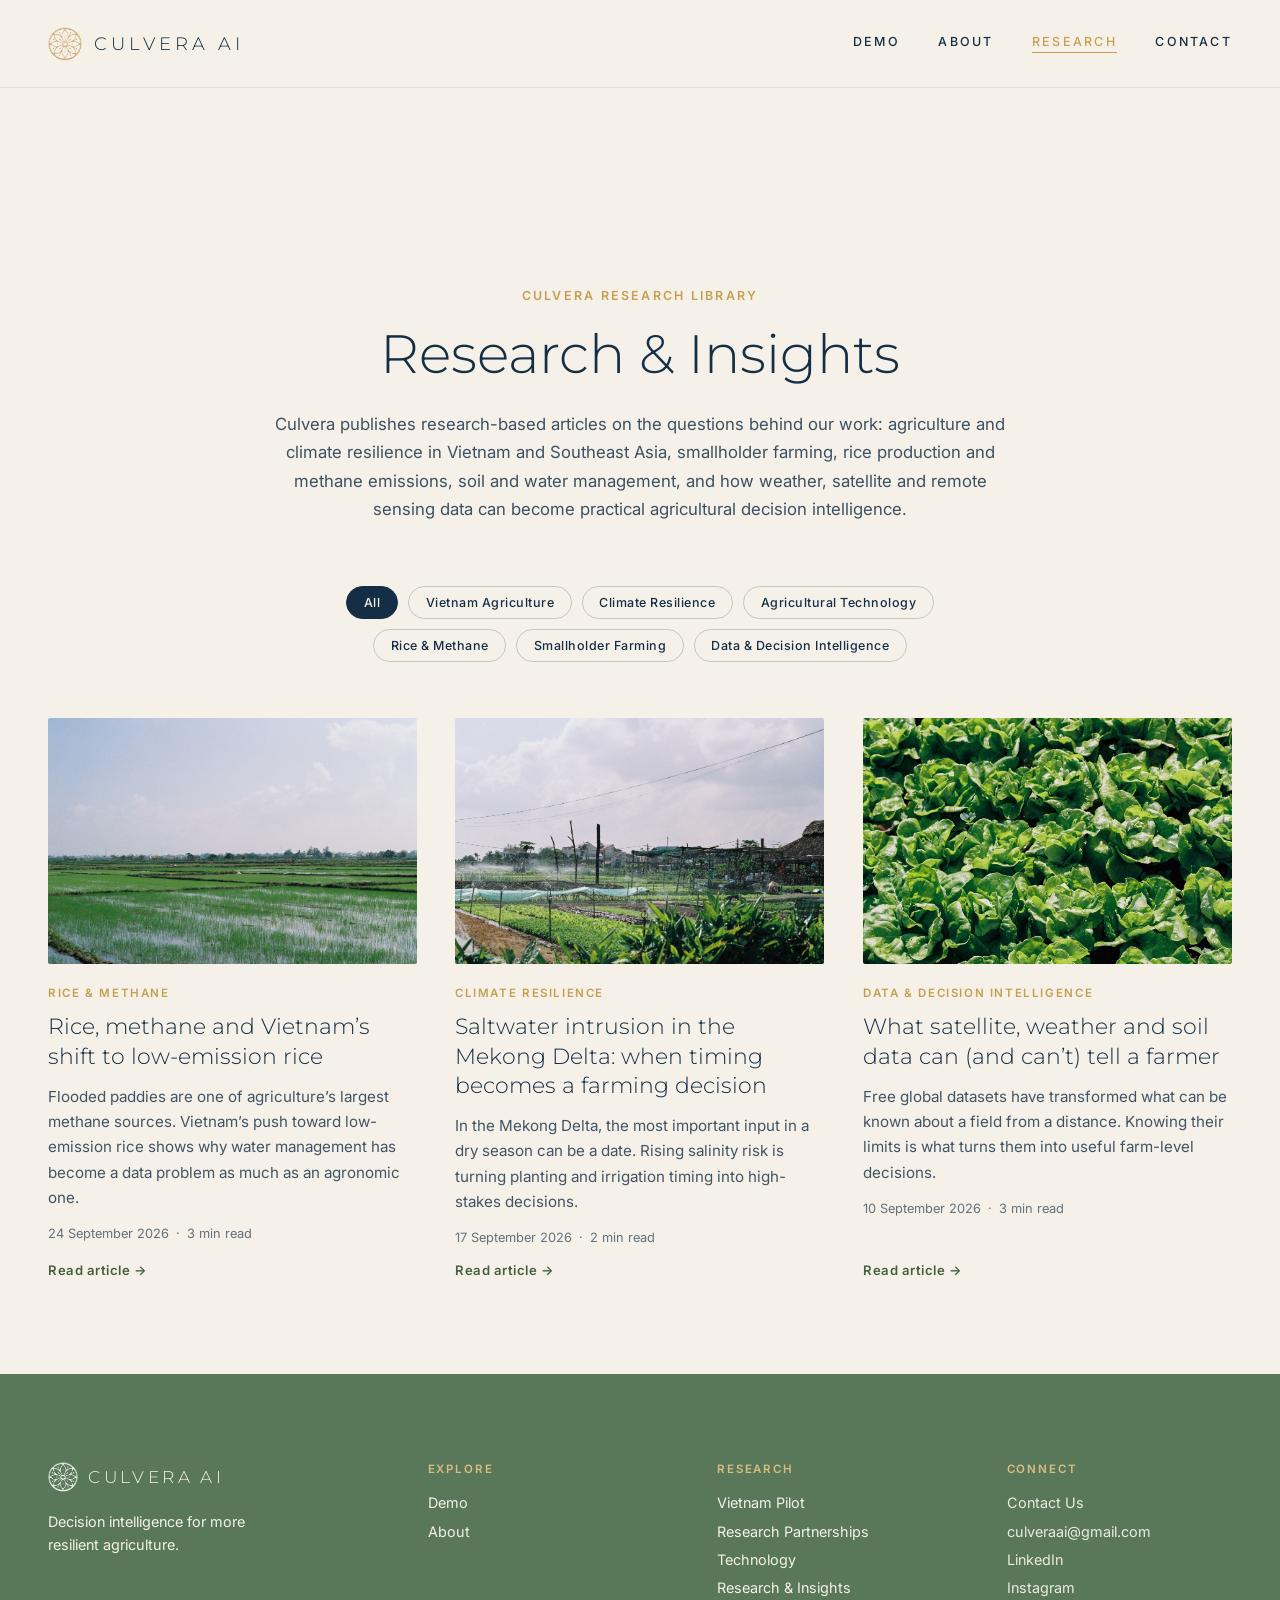
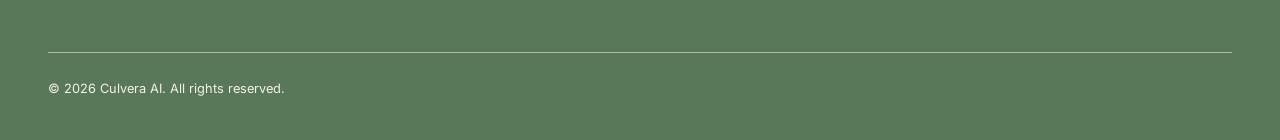
<file: research-insights/index.html>
<!DOCTYPE html>
<!-- GENERATED by scripts/build-research.mjs from content/research-insights/.
     Do not edit this file by hand; edit the content and re-run the script. -->
<html lang="en">
<head>
  <meta charset="UTF-8" />
  <meta name="viewport" content="width=device-width, initial-scale=1.0" />
  <title>Research &amp; Insights | Culvera AI</title>
  <meta
    name="description"
    content="Research-based articles from Culvera AI on agriculture, climate resilience, rice and methane, smallholder farming, remote sensing and agricultural decision intelligence in Vietnam and Southeast Asia."
  />
  <link rel="canonical" href="/research-insights/" />

  <meta property="og:site_name" content="Culvera AI" />
  <meta property="og:type" content="website" />
  <meta property="og:title" content="Research &amp; Insights | Culvera AI" />
  <meta property="og:description" content="Research-based articles from Culvera AI on agriculture, climate resilience, rice and methane, smallholder farming, remote sensing and agricultural decision intelligence in Vietnam and Southeast Asia." />
  <meta name="twitter:card" content="summary" />

  <link rel="preconnect" href="https://fonts.googleapis.com" />
  <link rel="preconnect" href="https://fonts.gstatic.com" crossorigin />
  <link
    href="https://fonts.googleapis.com/css2?family=Montserrat:wght@300;400;500&family=Inter:wght@400;500;600&display=swap"
    rel="stylesheet"
  />

  <link rel="stylesheet" href="../css/variables.css" />
  <link rel="stylesheet" href="../css/base.css" />
  <link rel="stylesheet" href="../css/hero.css" />
  <link rel="stylesheet" href="../css/footer.css" />
  <link rel="stylesheet" href="../css/contact.css" />
  <link rel="stylesheet" href="../css/about-sections.css" />
  <link rel="stylesheet" href="../css/editorial.css" />

  <script type="application/ld+json">
{
  "@context": "https://schema.org",
  "@type": "CollectionPage",
  "name": "Research & Insights",
  "description": "Research-based articles from Culvera AI on agriculture, climate resilience, rice and methane, smallholder farming, remote sensing and agricultural decision intelligence in Vietnam and Southeast Asia.",
  "hasPart": [
    {
      "@type": "Article",
      "headline": "Rice, methane and Vietnam’s shift to low-emission rice",
      "datePublished": "2026-09-24"
    },
    {
      "@type": "Article",
      "headline": "Saltwater intrusion in the Mekong Delta: when timing becomes a farming decision",
      "datePublished": "2026-09-17"
    },
    {
      "@type": "Article",
      "headline": "What satellite, weather and soil data can (and can’t) tell a farmer",
      "datePublished": "2026-09-10"
    }
  ]
}
  </script>
</head>
<body class="contact-page">

  <header class="site-header site-header--static">
    <a class="site-header__brand" href="../index.html">
      <img
        class="site-header__logo"
        src="../assets/images/logo-gold.png"
        alt=""
      />
      <span class="site-header__wordmark">CULVERA AI</span>
    </a>
    <nav class="site-header__nav" aria-label="Primary">
      <a href="../demo.html">DEMO</a>
      <a href="../about.html">ABOUT</a>
      <a href="../research-insights/" aria-current="page">RESEARCH</a>
      <a href="../contact.html">CONTACT</a>
    </nav>
  </header>

  <main>
    <section class="contact-hero contact-section insights-hero">
      <div class="contact-hero__inner contact-hero__inner--wide">
        <p class="contact-hero__eyebrow">CULVERA RESEARCH LIBRARY</p>
        <h1 class="contact-hero__title">Research &amp; Insights</h1>
        <p class="contact-hero__body">
          Culvera publishes research-based articles on the questions behind our work:
          agriculture and climate resilience in Vietnam and Southeast Asia, smallholder
          farming, rice production and methane emissions, soil and water management, and
          how weather, satellite and remote sensing data can become practical agricultural
          decision intelligence.
        </p>
      </div>
    </section>

    <section class="contact-section insights" aria-labelledby="insights-heading">
      <h2 class="visually-hidden" id="insights-heading">Latest articles</h2>

      <div class="insights-filters" data-insights-filters role="group" aria-label="Filter articles by topic" hidden>
        <button type="button" class="insights-filter" data-topic="all" aria-pressed="true">All</button>
        <button type="button" class="insights-filter" data-topic="vietnam-agriculture" aria-pressed="false">Vietnam Agriculture</button>
        <button type="button" class="insights-filter" data-topic="climate-resilience" aria-pressed="false">Climate Resilience</button>
        <button type="button" class="insights-filter" data-topic="agricultural-technology" aria-pressed="false">Agricultural Technology</button>
        <button type="button" class="insights-filter" data-topic="rice-and-methane" aria-pressed="false">Rice &amp; Methane</button>
        <button type="button" class="insights-filter" data-topic="smallholder-farming" aria-pressed="false">Smallholder Farming</button>
        <button type="button" class="insights-filter" data-topic="data-and-decision-intelligence" aria-pressed="false">Data &amp; Decision Intelligence</button>
      </div>
      <div class="insights-grid" data-insights-grid data-reveal-group>
        <article class="insight-card" data-topics="rice-and-methane vietnam-agriculture climate-resilience">
          <div class="insight-card__media">
            <img src="../assets/images/photography/rice-paddy-wide.jpg" alt="A wide view of green rice paddies in Vietnam divided by narrow earth banks" loading="lazy" decoding="async" />
          </div>
          <div class="insight-card__body">
            <p class="insight-card__category">Rice &amp; Methane</p>
            <h3 class="insight-card__title">
              <a class="insight-card__link" href="../research-insights/rice-methane-emissions-vietnam/">Rice, methane and Vietnam’s shift to low-emission rice</a>
            </h3>
            <p class="insight-card__excerpt">Flooded paddies are one of agriculture’s largest methane sources. Vietnam’s push toward low-emission rice shows why water management has become a data problem as much as an agronomic one.</p>
            <p class="insight-card__meta">
              <time datetime="2026-09-24">24 September 2026</time>
              <span aria-hidden="true">&middot;</span>
              <span>3 min read</span>
            </p>
            <span class="insight-card__cta" aria-hidden="true">Read article &rarr;</span>
          </div>
        </article>
        <article class="insight-card" data-topics="climate-resilience vietnam-agriculture smallholder-farming">
          <div class="insight-card__media">
            <img src="../assets/images/photography/village-farm.jpg" alt="A small village farm with crops and houses beside the water in rural Vietnam" loading="lazy" decoding="async" />
          </div>
          <div class="insight-card__body">
            <p class="insight-card__category">Climate Resilience</p>
            <h3 class="insight-card__title">
              <a class="insight-card__link" href="../research-insights/mekong-delta-saltwater-intrusion/">Saltwater intrusion in the Mekong Delta: when timing becomes a farming decision</a>
            </h3>
            <p class="insight-card__excerpt">In the Mekong Delta, the most important input in a dry season can be a date. Rising salinity risk is turning planting and irrigation timing into high-stakes decisions.</p>
            <p class="insight-card__meta">
              <time datetime="2026-09-17">17 September 2026</time>
              <span aria-hidden="true">&middot;</span>
              <span>2 min read</span>
            </p>
            <span class="insight-card__cta" aria-hidden="true">Read article &rarr;</span>
          </div>
        </article>
        <article class="insight-card" data-topics="data-and-decision-intelligence agricultural-technology smallholder-farming">
          <div class="insight-card__media">
            <img src="../assets/images/photography/lettuce-rows.jpg" alt="Neat rows of young lettuce growing in dark soil on a smallholder plot" loading="lazy" decoding="async" />
          </div>
          <div class="insight-card__body">
            <p class="insight-card__category">Data &amp; Decision Intelligence</p>
            <h3 class="insight-card__title">
              <a class="insight-card__link" href="../research-insights/satellite-weather-soil-data-farm-decisions/">What satellite, weather and soil data can (and can’t) tell a farmer</a>
            </h3>
            <p class="insight-card__excerpt">Free global datasets have transformed what can be known about a field from a distance. Knowing their limits is what turns them into useful farm-level decisions.</p>
            <p class="insight-card__meta">
              <time datetime="2026-09-10">10 September 2026</time>
              <span aria-hidden="true">&middot;</span>
              <span>3 min read</span>
            </p>
            <span class="insight-card__cta" aria-hidden="true">Read article &rarr;</span>
          </div>
        </article>
      </div>
      <p class="insights-empty" data-insights-empty hidden>No articles on this topic yet.</p>
    </section>
  </main>

  <footer id="site-footer"></footer>

  <script type="module" src="../js/research-filters.js"></script>
  <script type="module" src="../js/footer.js"></script>
  <script type="module" src="../js/scroll-reveal.js"></script>
</body>
</html>
</file>
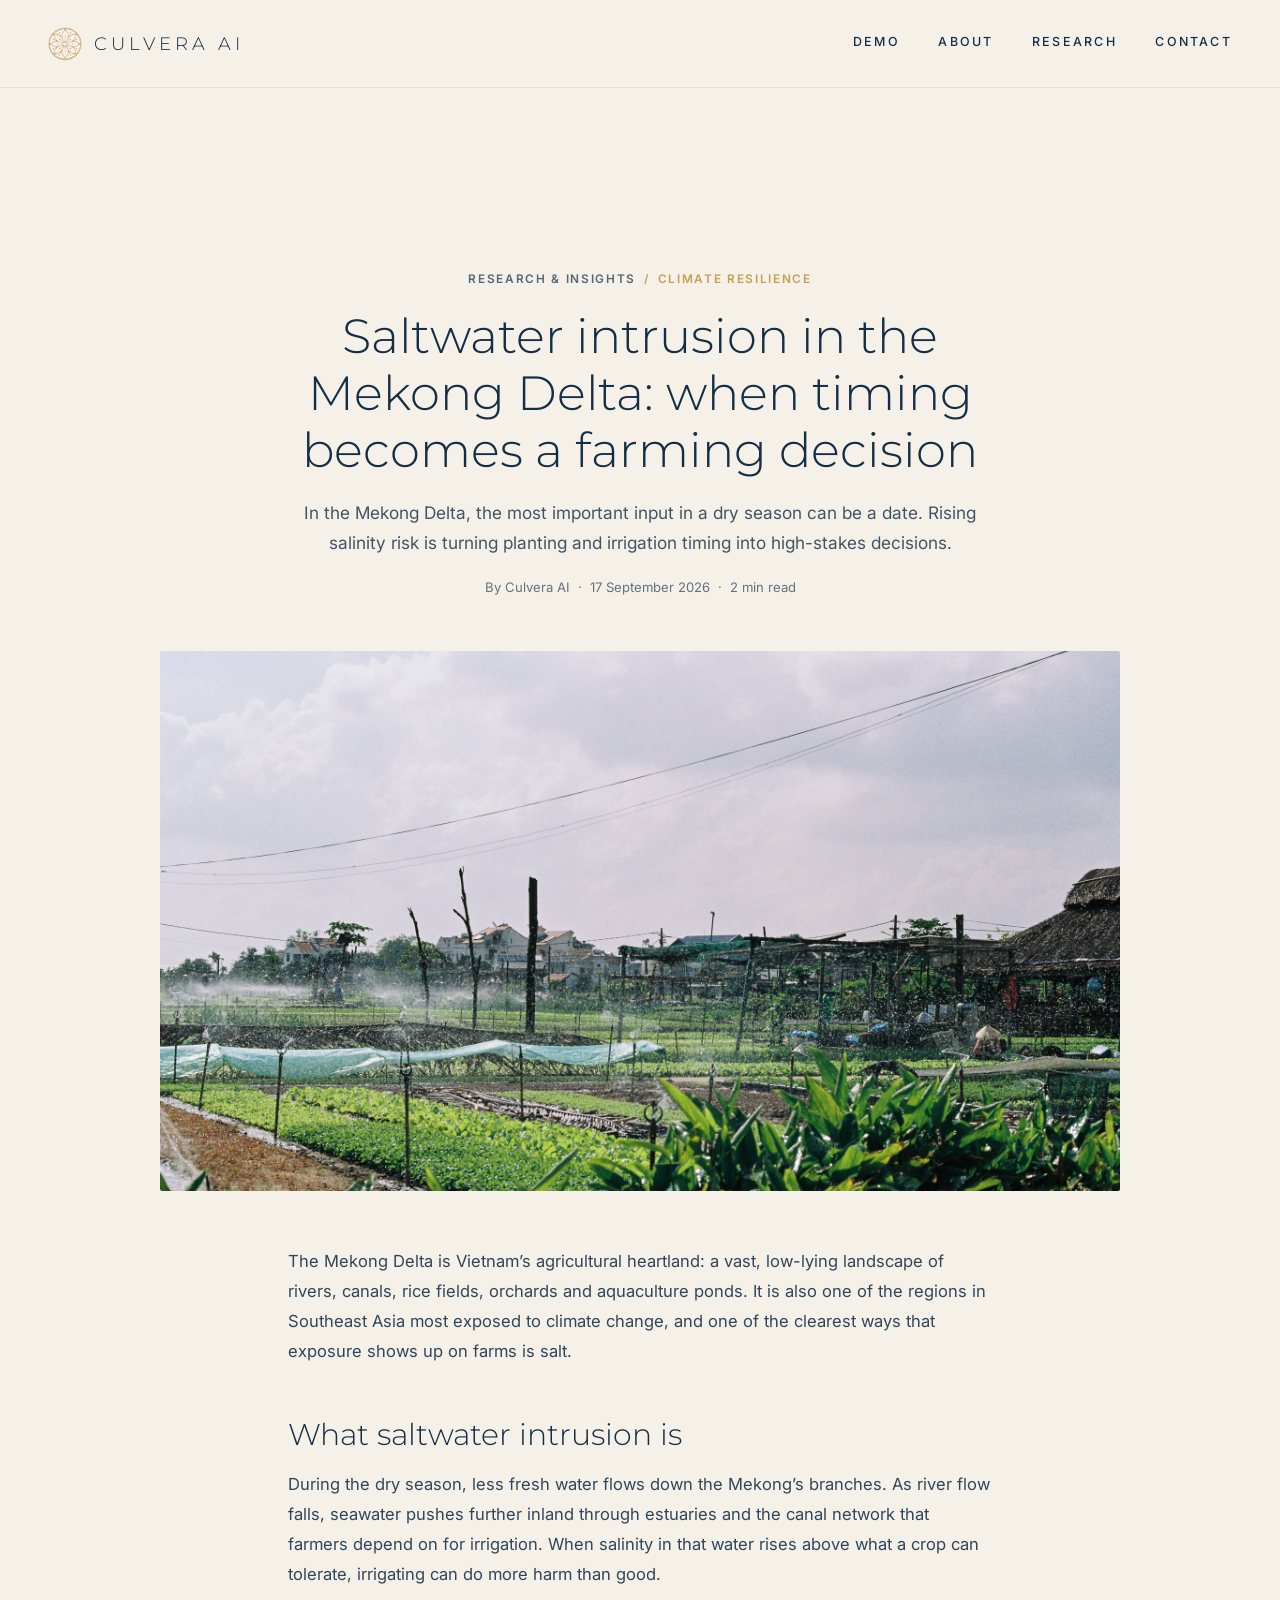
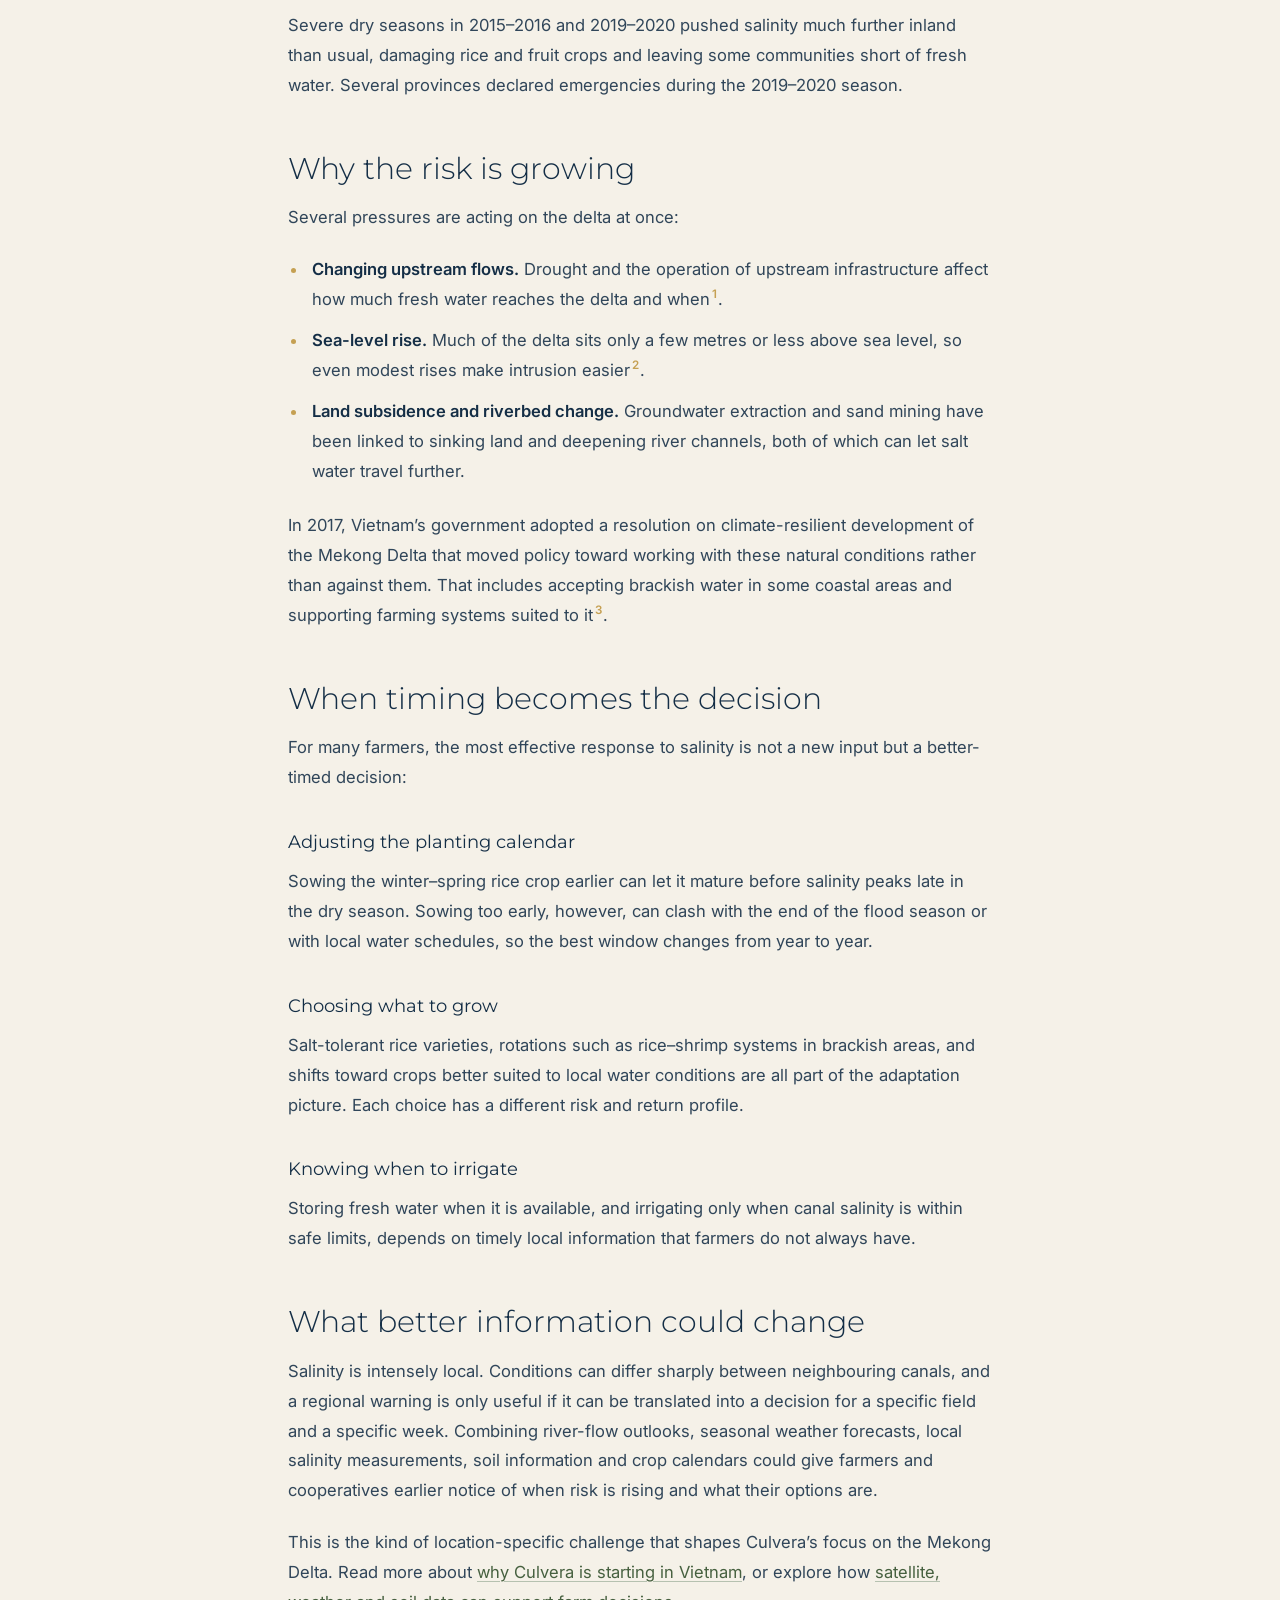
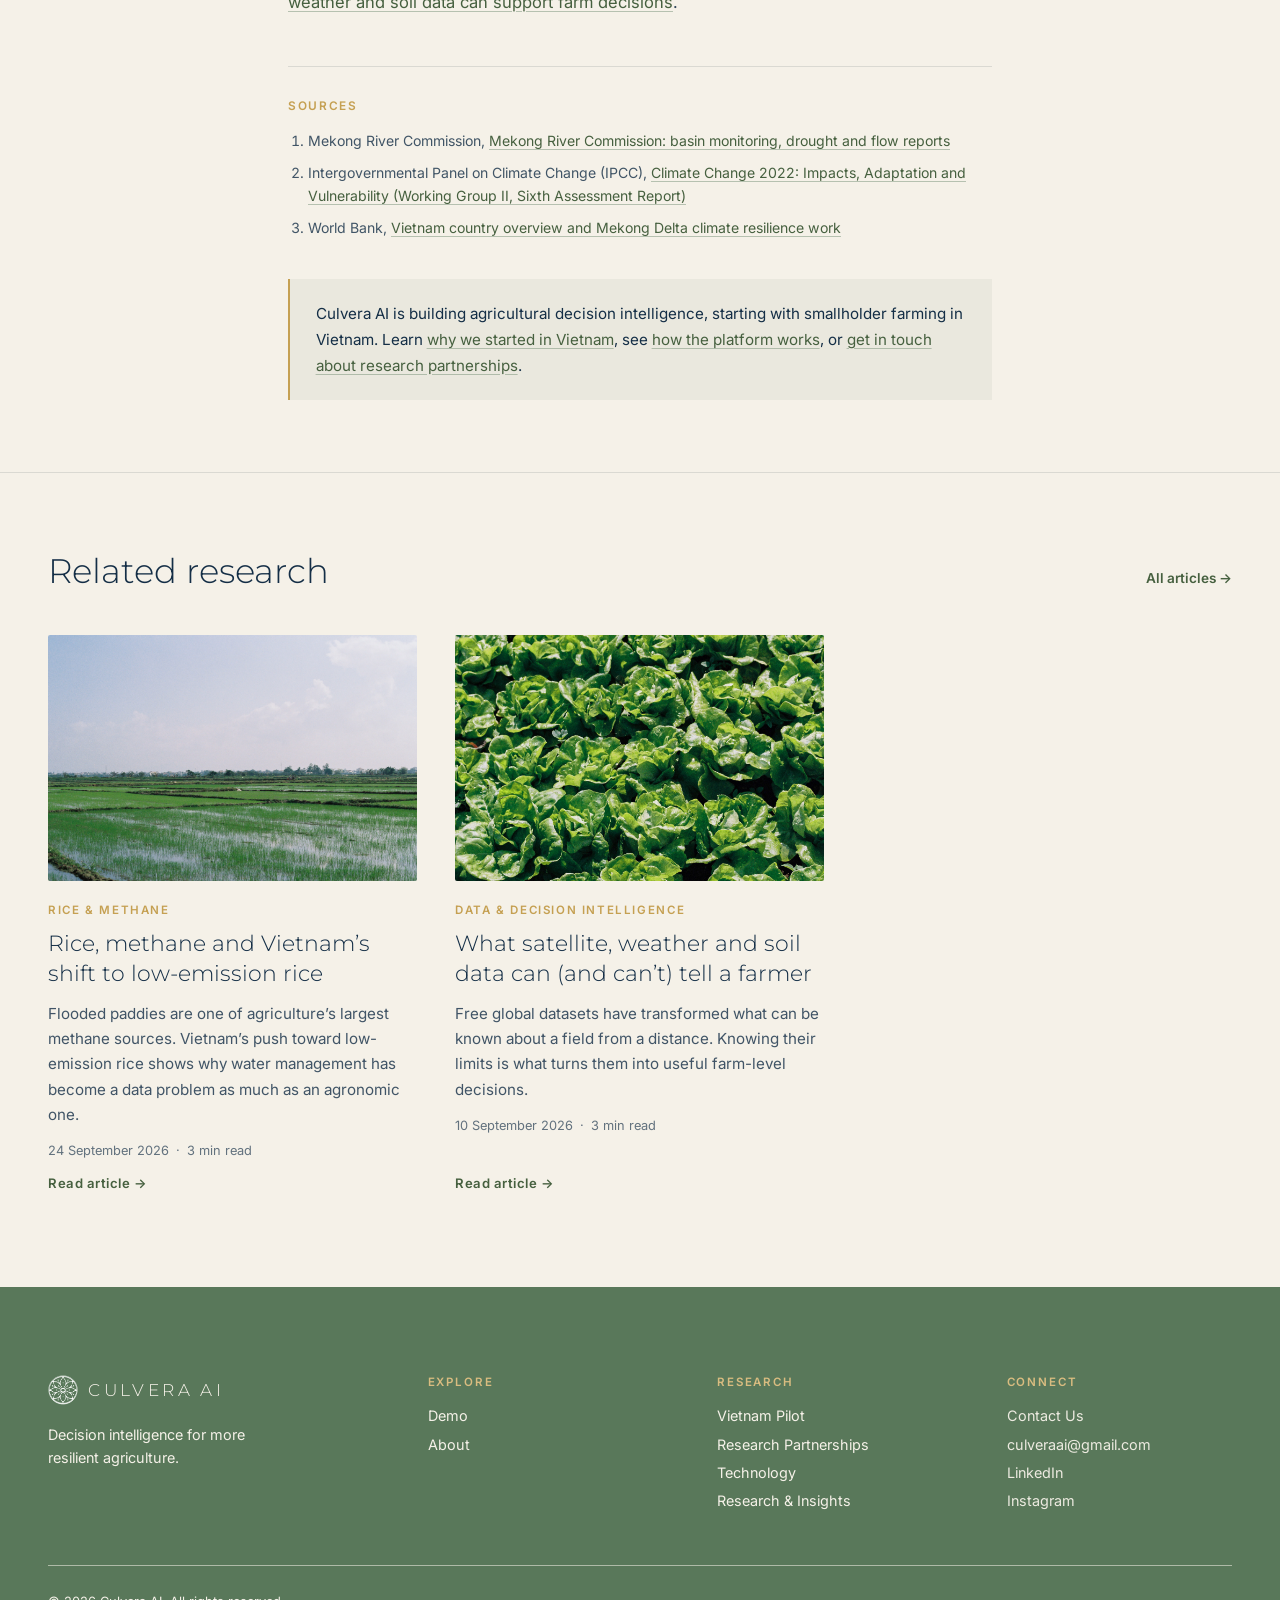
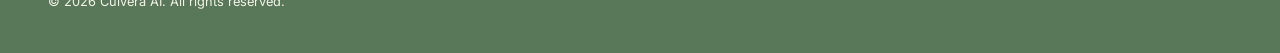
<file: research-insights/mekong-delta-saltwater-intrusion/index.html>
<!DOCTYPE html>
<!-- GENERATED by scripts/build-research.mjs from content/research-insights/.
     Do not edit this file by hand; edit the content and re-run the script. -->
<html lang="en">
<head>
  <meta charset="UTF-8" />
  <meta name="viewport" content="width=device-width, initial-scale=1.0" />
  <title>Saltwater Intrusion in the Mekong Delta | Culvera AI</title>
  <meta
    name="description"
    content="How dry-season salinity is reshaping planting calendars in Vietnam’s Mekong Delta, and why earlier, location-specific risk information matters for farmers."
  />
  <link rel="canonical" href="/research-insights/mekong-delta-saltwater-intrusion/" />

  <meta property="og:site_name" content="Culvera AI" />
  <meta property="og:type" content="article" />
  <meta property="og:title" content="Saltwater Intrusion in the Mekong Delta | Culvera AI" />
  <meta property="og:description" content="How dry-season salinity is reshaping planting calendars in Vietnam’s Mekong Delta, and why earlier, location-specific risk information matters for farmers." />
  <meta name="twitter:card" content="summary_large_image" />

  <link rel="preconnect" href="https://fonts.googleapis.com" />
  <link rel="preconnect" href="https://fonts.gstatic.com" crossorigin />
  <link
    href="https://fonts.googleapis.com/css2?family=Montserrat:wght@300;400;500&family=Inter:wght@400;500;600&display=swap"
    rel="stylesheet"
  />

  <link rel="stylesheet" href="../../css/variables.css" />
  <link rel="stylesheet" href="../../css/base.css" />
  <link rel="stylesheet" href="../../css/hero.css" />
  <link rel="stylesheet" href="../../css/footer.css" />
  <link rel="stylesheet" href="../../css/contact.css" />
  <link rel="stylesheet" href="../../css/about-sections.css" />
  <link rel="stylesheet" href="../../css/editorial.css" />

  <script type="application/ld+json">
{
  "@context": "https://schema.org",
  "@type": "Article",
  "headline": "Saltwater intrusion in the Mekong Delta: when timing becomes a farming decision",
  "description": "How dry-season salinity is reshaping planting calendars in Vietnam’s Mekong Delta, and why earlier, location-specific risk information matters for farmers.",
  "datePublished": "2026-09-17",
  "dateModified": "2026-09-17",
  "articleSection": "Climate Resilience",
  "keywords": "Climate Resilience, Vietnam Agriculture, Smallholder Farming",
  "author": {
    "@type": "Organization",
    "name": "Culvera AI"
  },
  "publisher": {
    "@type": "Organization",
    "name": "Culvera AI"
  },
  "citation": [
    "https://www.mrcmekong.org/",
    "https://www.ipcc.ch/report/ar6/wg2/",
    "https://www.worldbank.org/en/country/vietnam"
  ]
}
  </script>
</head>
<body class="contact-page">

  <header class="site-header site-header--static">
    <a class="site-header__brand" href="../../index.html">
      <img
        class="site-header__logo"
        src="../../assets/images/logo-gold.png"
        alt=""
      />
      <span class="site-header__wordmark">CULVERA AI</span>
    </a>
    <nav class="site-header__nav" aria-label="Primary">
      <a href="../../demo.html">DEMO</a>
      <a href="../../about.html">ABOUT</a>
      <a href="../../research-insights/">RESEARCH</a>
      <a href="../../contact.html">CONTACT</a>
    </nav>
  </header>

  <main>
    <article class="article">
      <header class="article-header">
        <p class="article-header__crumbs">
          <a href="../">Research & Insights</a>
          <span aria-hidden="true">/</span>
          <span>Climate Resilience</span>
        </p>
        <h1 class="article-header__title">Saltwater intrusion in the Mekong Delta: when timing becomes a farming decision</h1>
        <p class="article-header__dek">In the Mekong Delta, the most important input in a dry season can be a date. Rising salinity risk is turning planting and irrigation timing into high-stakes decisions.</p>
        <p class="article-header__meta">
          <span>By Culvera AI</span>
          <span aria-hidden="true">&middot;</span>
          <time datetime="2026-09-17">17 September 2026</time>
          <span aria-hidden="true">&middot;</span>
          <span>2 min read</span>
        </p>
      </header>

      <figure class="article-figure">
        <img src="../../assets/images/photography/village-farm.jpg" alt="A small village farm with crops and houses beside the water in rural Vietnam" fetchpriority="high" decoding="async" />
      </figure>

      <div class="article-layout">
        <div class="prose article-body">
<p>
  The Mekong Delta is Vietnam’s agricultural heartland: a vast, low-lying landscape of
  rivers, canals, rice fields, orchards and aquaculture ponds. It is also one of the regions
  in Southeast Asia most exposed to climate change, and one of the clearest ways that
  exposure shows up on farms is salt.
</p>

<h2>What saltwater intrusion is</h2>
<p>
  During the dry season, less fresh water flows down the Mekong’s branches. As river flow
  falls, seawater pushes further inland through estuaries and the canal network that
  farmers depend on for irrigation. When salinity in that water rises above what a crop can
  tolerate, irrigating can do more harm than good.
</p>
<p>
  Severe dry seasons in 2015–2016 and 2019–2020 pushed salinity much further inland than
  usual, damaging rice and fruit crops and leaving some communities short of fresh water.
  Several provinces declared emergencies during the 2019–2020 season.
</p>

<h2>Why the risk is growing</h2>
<p>
  Several pressures are acting on the delta at once:
</p>
<ul>
  <li>
    <strong>Changing upstream flows.</strong> Drought and the operation of upstream
    infrastructure affect how much fresh water reaches the delta and
    when<sup class="cite"><a href="#source-1">1</a></sup>.
  </li>
  <li>
    <strong>Sea-level rise.</strong> Much of the delta sits only a few metres or less above
    sea level, so even modest rises make intrusion
    easier<sup class="cite"><a href="#source-2">2</a></sup>.
  </li>
  <li>
    <strong>Land subsidence and riverbed change.</strong> Groundwater extraction and sand
    mining have been linked to sinking land and deepening river channels, both of which can
    let salt water travel further.
  </li>
</ul>
<p>
  In 2017, Vietnam’s government adopted a resolution on climate-resilient development of
  the Mekong Delta that moved policy toward working with these natural conditions rather
  than against them. That includes accepting brackish water in some coastal areas and
  supporting farming systems suited to
  it<sup class="cite"><a href="#source-3">3</a></sup>.
</p>

<h2>When timing becomes the decision</h2>
<p>
  For many farmers, the most effective response to salinity is not a new input but a
  better-timed decision:
</p>
<h3>Adjusting the planting calendar</h3>
<p>
  Sowing the winter–spring rice crop earlier can let it mature before salinity peaks late
  in the dry season. Sowing too early, however, can clash with the end of the flood season
  or with local water schedules, so the best window changes from year to year.
</p>
<h3>Choosing what to grow</h3>
<p>
  Salt-tolerant rice varieties, rotations such as rice–shrimp systems in brackish areas,
  and shifts toward crops better suited to local water conditions are all part of the
  adaptation picture. Each choice has a different risk and return profile.
</p>
<h3>Knowing when to irrigate</h3>
<p>
  Storing fresh water when it is available, and irrigating only when canal salinity is
  within safe limits, depends on timely local information that farmers do not always
  have.
</p>

<h2>What better information could change</h2>
<p>
  Salinity is intensely local. Conditions can differ sharply between neighbouring canals,
  and a regional warning is only useful if it can be translated into a decision for a
  specific field and a specific week. Combining river-flow outlooks, seasonal weather
  forecasts, local salinity measurements, soil information and crop calendars could give
  farmers and cooperatives earlier notice of when risk is rising and what their options
  are.
</p>
<p>
  This is the kind of location-specific challenge that shapes Culvera’s focus on the
  Mekong Delta. Read more about
  <a href="../../about.html">why Culvera is starting in Vietnam</a>, or explore how
  <a href="../satellite-weather-soil-data-farm-decisions/">satellite, weather and
  soil data can support farm decisions</a>.
</p>
        </div>

        <section class="article-sources" aria-labelledby="sources-heading">
          <h2 class="article-sources__heading" id="sources-heading">Sources</h2>
          <ol class="article-sources__list">
            <li id="source-1">
              Mekong River Commission, <a href="https://www.mrcmekong.org/" target="_blank" rel="noopener">Mekong River Commission: basin monitoring, drought and flow reports</a>
            </li>
            <li id="source-2">
              Intergovernmental Panel on Climate Change (IPCC), <a href="https://www.ipcc.ch/report/ar6/wg2/" target="_blank" rel="noopener">Climate Change 2022: Impacts, Adaptation and Vulnerability (Working Group II, Sixth Assessment Report)</a>
            </li>
            <li id="source-3">
              World Bank, <a href="https://www.worldbank.org/en/country/vietnam" target="_blank" rel="noopener">Vietnam country overview and Mekong Delta climate resilience work</a>
            </li>
          </ol>
        </section>

        <aside class="article-about" aria-label="About Culvera">
          <p>
            Culvera AI is building agricultural decision intelligence, starting with smallholder
            farming in Vietnam. Learn <a href="../../about.html">why we started in Vietnam</a>,
            see <a href="../../demo.html">how the platform works</a>, or
            <a href="../../contact.html">get in touch about research partnerships</a>.
          </p>
        </aside>
      </div>
    </article>

    <section class="contact-section related-insights" aria-labelledby="related-heading">
      <div class="related-insights__header">
        <h2 class="related-insights__heading" id="related-heading">Related research</h2>
        <a class="related-insights__all" href="../">All articles &rarr;</a>
      </div>
      <div class="insights-grid insights-grid--related" data-reveal-group>
        <article class="insight-card" data-topics="rice-and-methane vietnam-agriculture climate-resilience">
          <div class="insight-card__media">
            <img src="../../assets/images/photography/rice-paddy-wide.jpg" alt="A wide view of green rice paddies in Vietnam divided by narrow earth banks" loading="lazy" decoding="async" />
          </div>
          <div class="insight-card__body">
            <p class="insight-card__category">Rice &amp; Methane</p>
            <h3 class="insight-card__title">
              <a class="insight-card__link" href="../../research-insights/rice-methane-emissions-vietnam/">Rice, methane and Vietnam’s shift to low-emission rice</a>
            </h3>
            <p class="insight-card__excerpt">Flooded paddies are one of agriculture’s largest methane sources. Vietnam’s push toward low-emission rice shows why water management has become a data problem as much as an agronomic one.</p>
            <p class="insight-card__meta">
              <time datetime="2026-09-24">24 September 2026</time>
              <span aria-hidden="true">&middot;</span>
              <span>3 min read</span>
            </p>
            <span class="insight-card__cta" aria-hidden="true">Read article &rarr;</span>
          </div>
        </article>
        <article class="insight-card" data-topics="data-and-decision-intelligence agricultural-technology smallholder-farming">
          <div class="insight-card__media">
            <img src="../../assets/images/photography/lettuce-rows.jpg" alt="Neat rows of young lettuce growing in dark soil on a smallholder plot" loading="lazy" decoding="async" />
          </div>
          <div class="insight-card__body">
            <p class="insight-card__category">Data &amp; Decision Intelligence</p>
            <h3 class="insight-card__title">
              <a class="insight-card__link" href="../../research-insights/satellite-weather-soil-data-farm-decisions/">What satellite, weather and soil data can (and can’t) tell a farmer</a>
            </h3>
            <p class="insight-card__excerpt">Free global datasets have transformed what can be known about a field from a distance. Knowing their limits is what turns them into useful farm-level decisions.</p>
            <p class="insight-card__meta">
              <time datetime="2026-09-10">10 September 2026</time>
              <span aria-hidden="true">&middot;</span>
              <span>3 min read</span>
            </p>
            <span class="insight-card__cta" aria-hidden="true">Read article &rarr;</span>
          </div>
        </article>
      </div>
    </section>
  </main>

  <footer id="site-footer"></footer>

  <script type="module" src="../../js/footer.js"></script>
  <script type="module" src="../../js/scroll-reveal.js"></script>
</body>
</html>
</file>
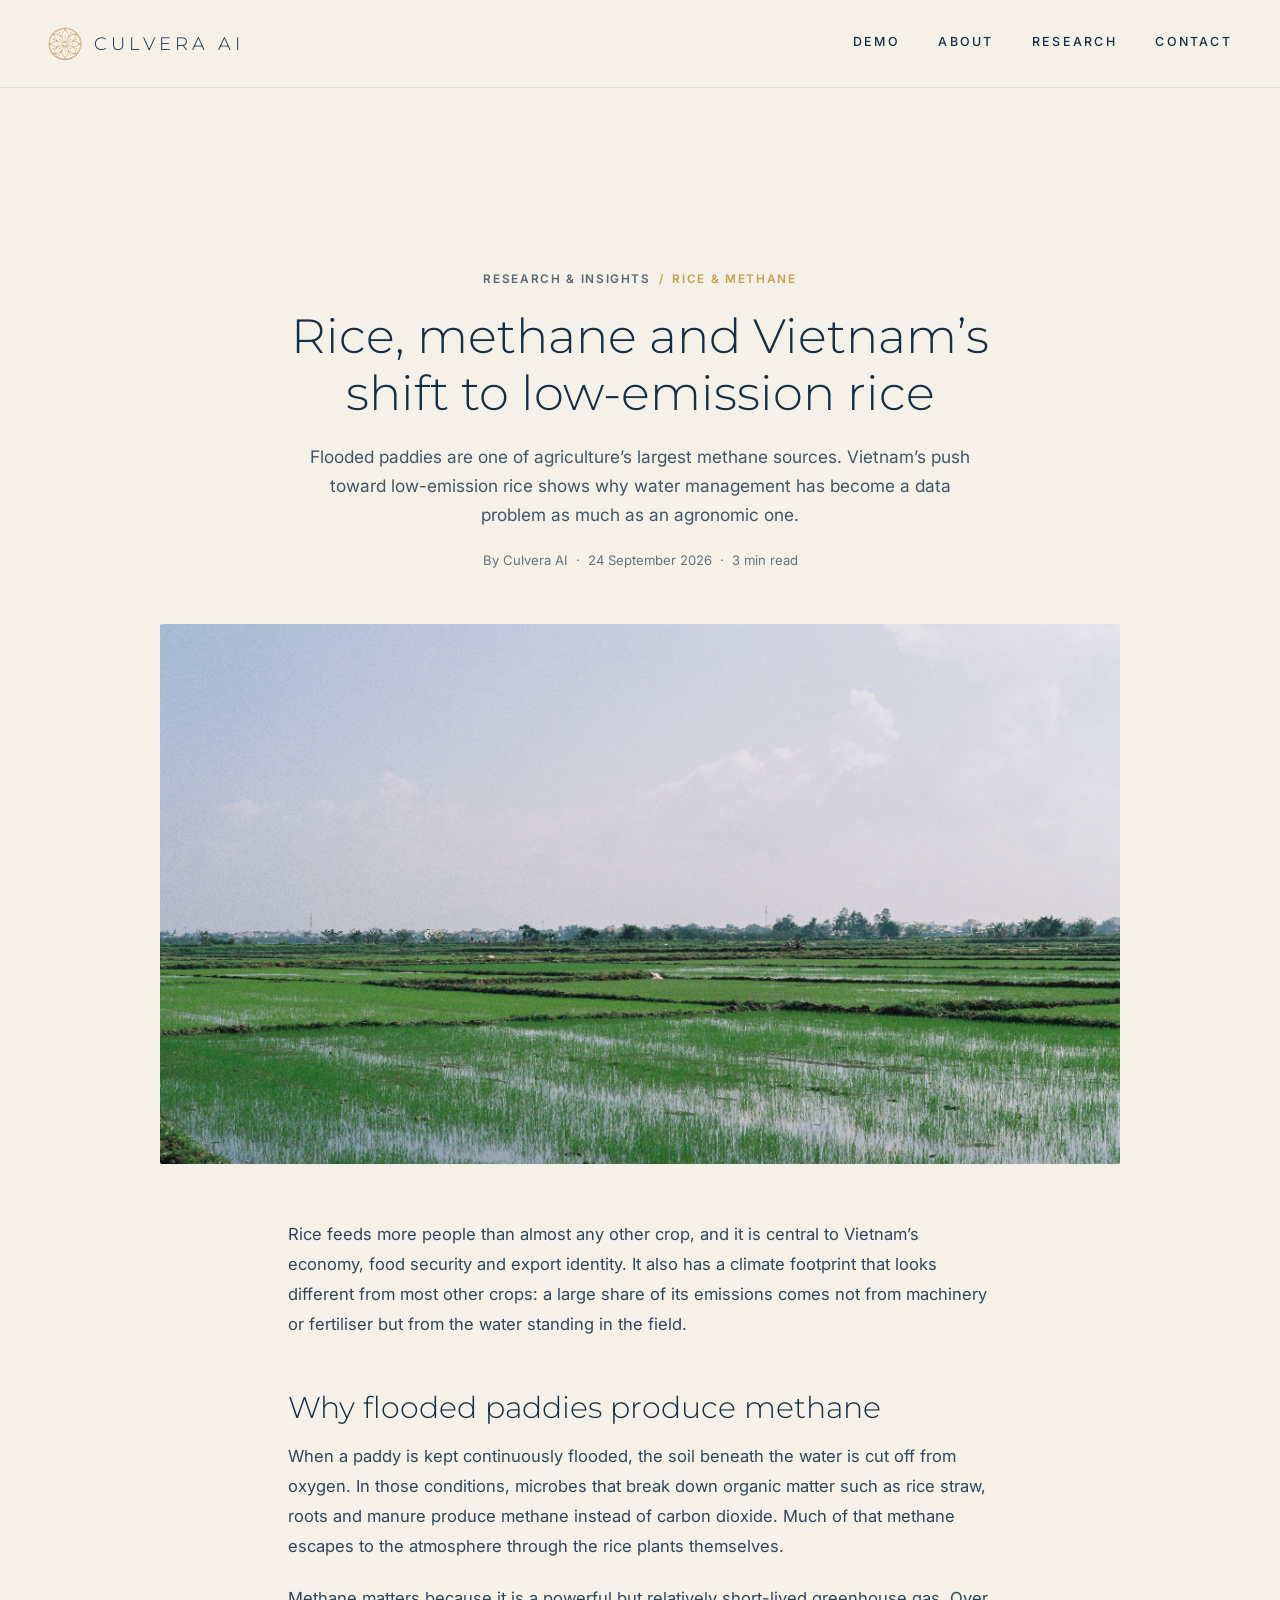
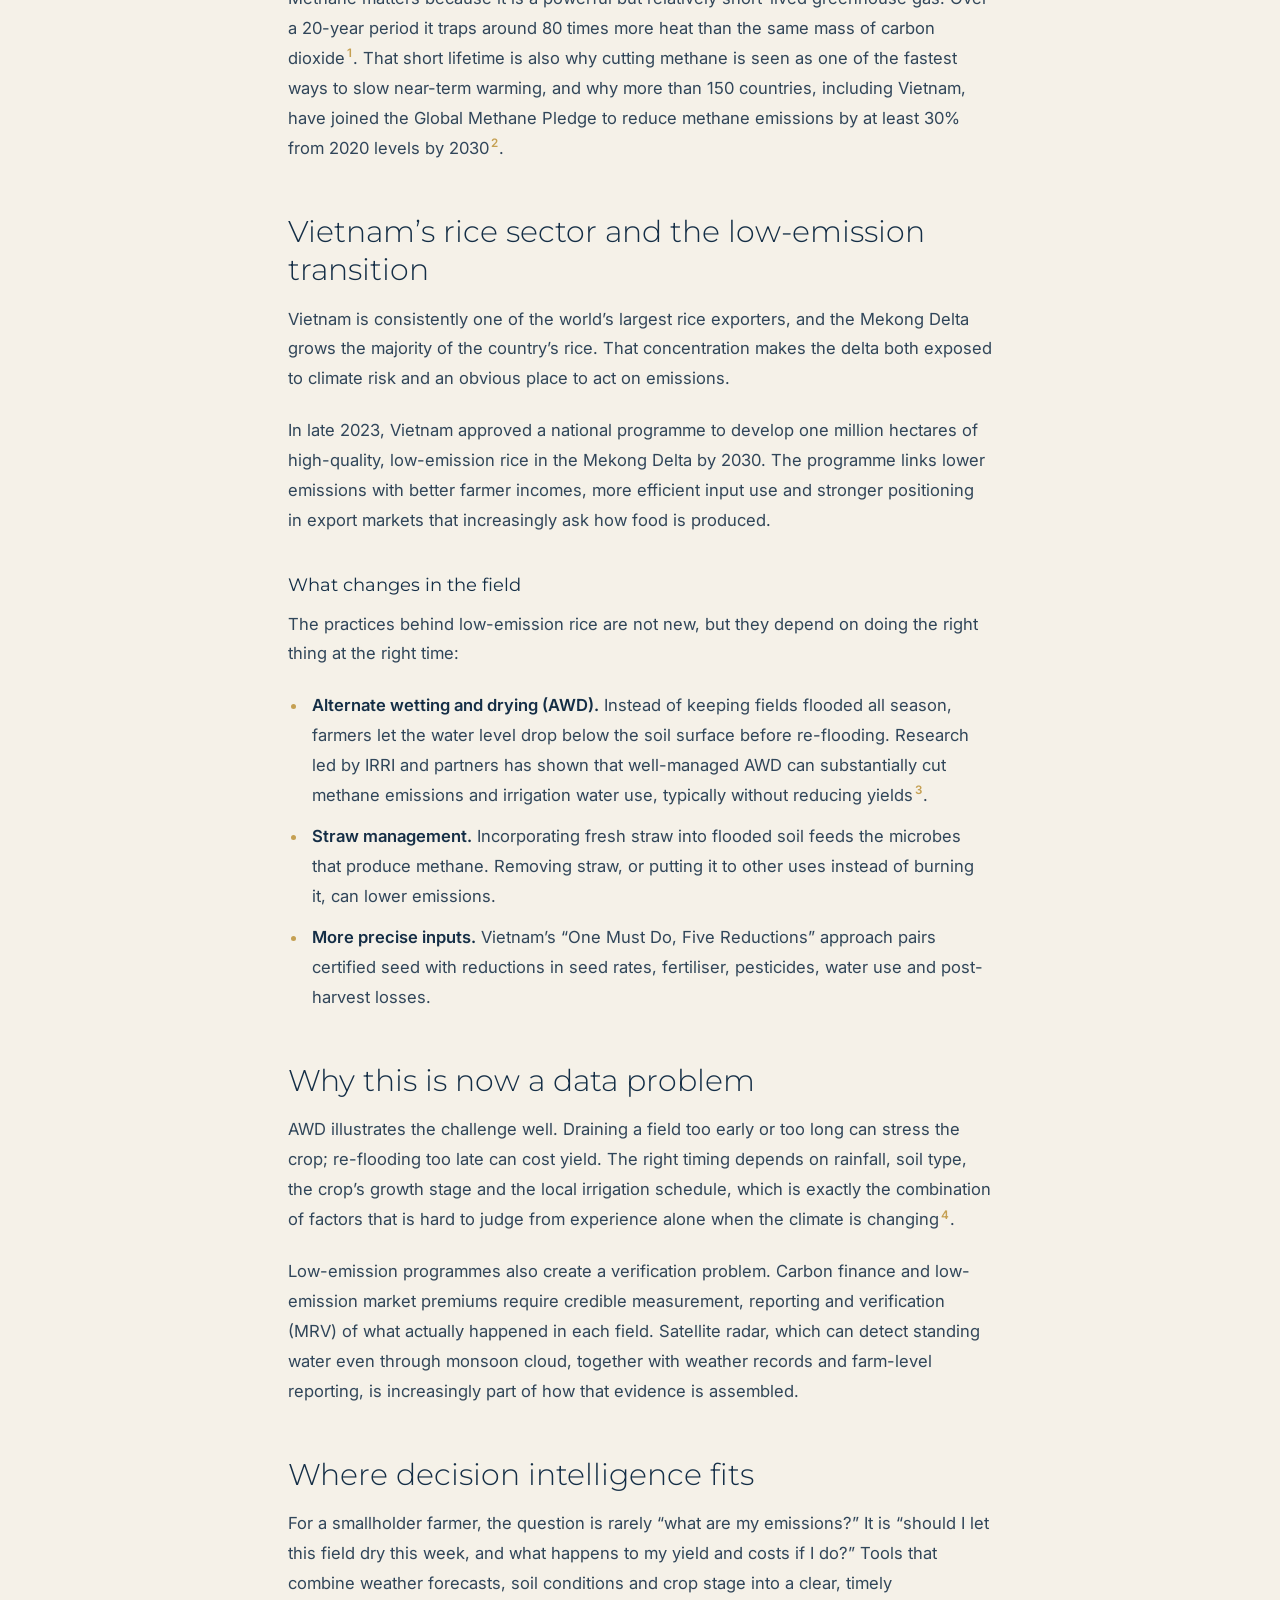
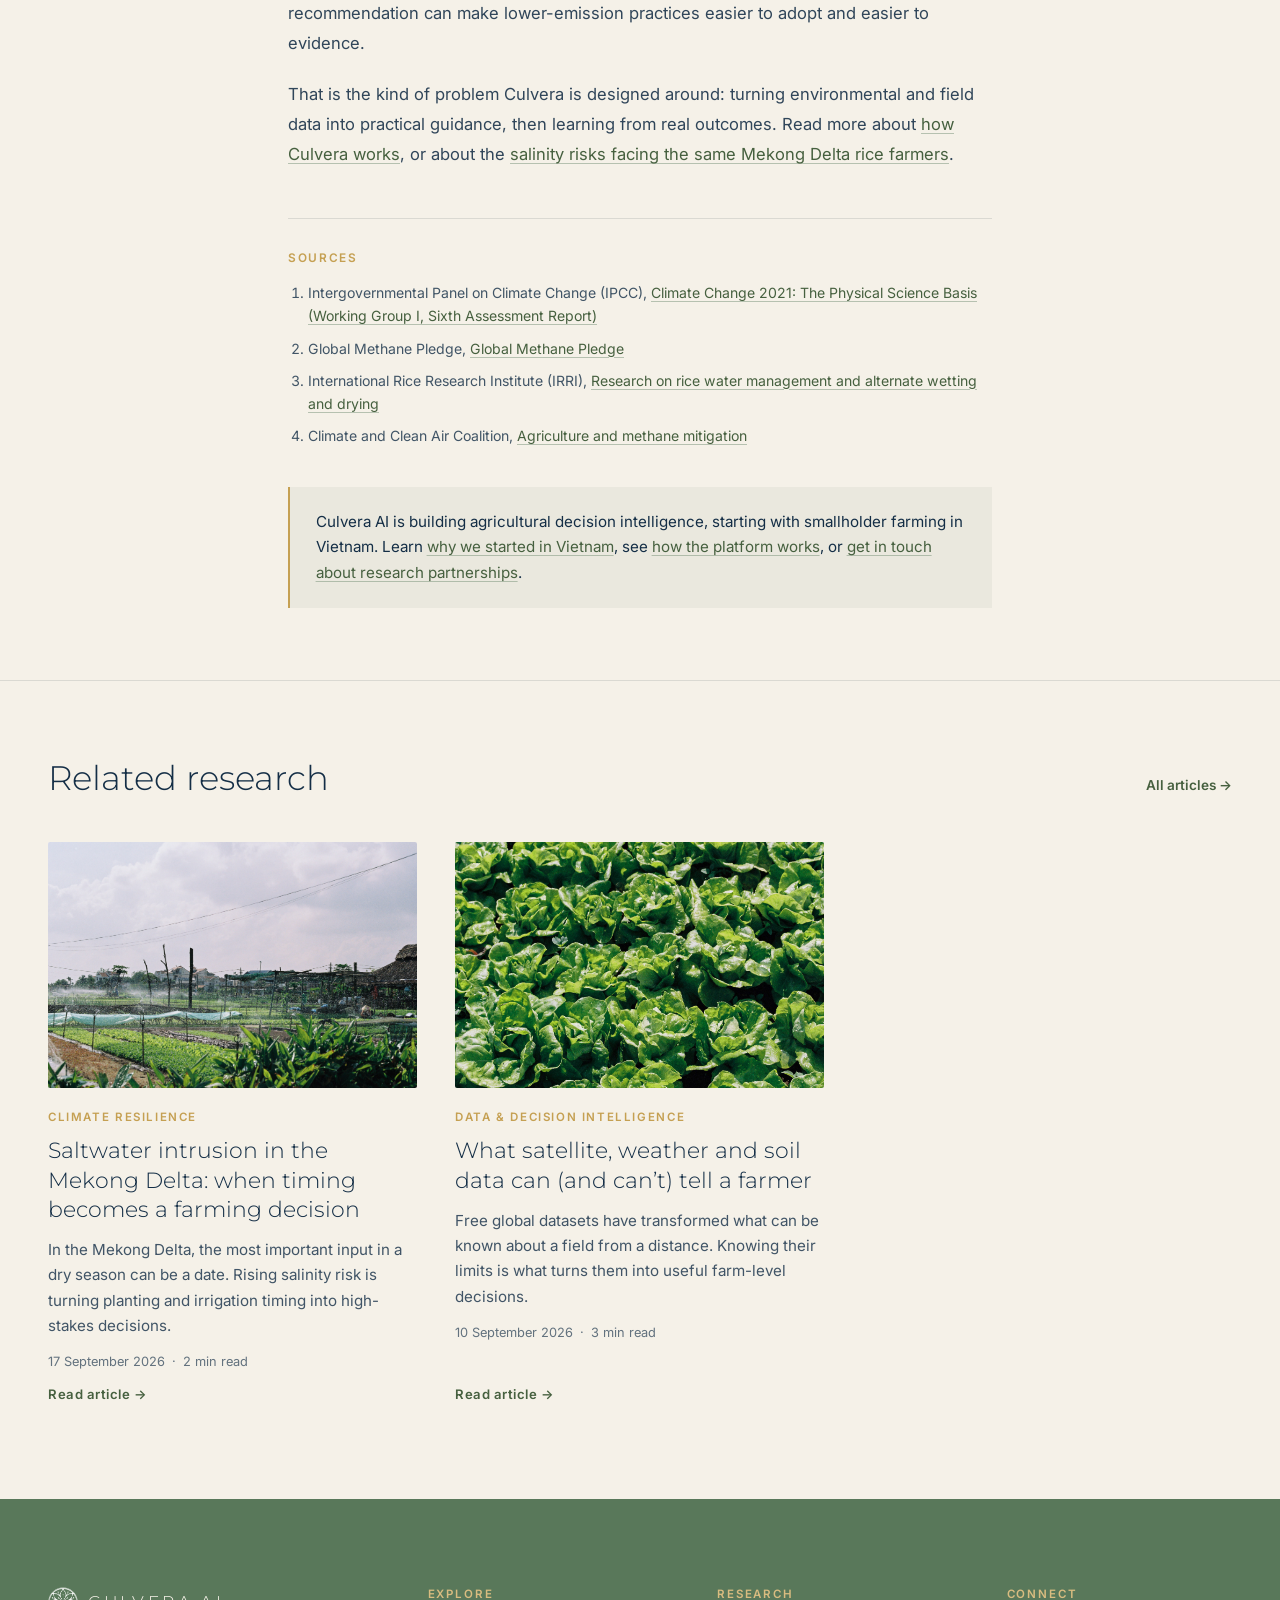
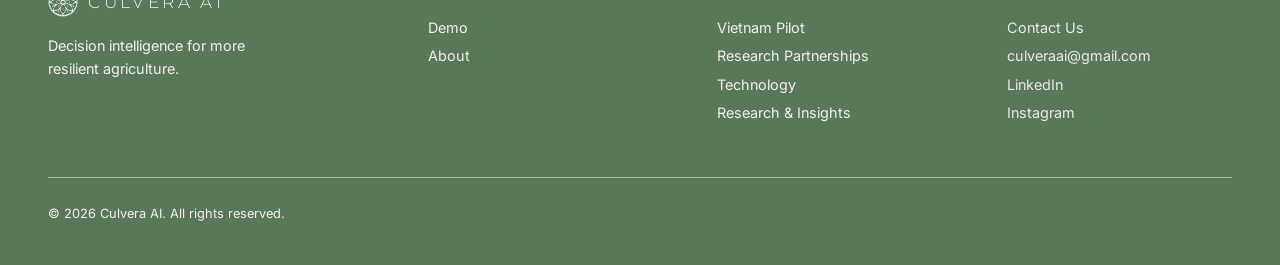
<file: research-insights/rice-methane-emissions-vietnam/index.html>
<!DOCTYPE html>
<!-- GENERATED by scripts/build-research.mjs from content/research-insights/.
     Do not edit this file by hand; edit the content and re-run the script. -->
<html lang="en">
<head>
  <meta charset="UTF-8" />
  <meta name="viewport" content="width=device-width, initial-scale=1.0" />
  <title>Rice Methane Emissions in Vietnam | Culvera AI</title>
  <meta
    name="description"
    content="Why flooded rice paddies emit methane, what alternate wetting and drying can change, and why Vietnam’s low-emission rice transition depends on better field data."
  />
  <link rel="canonical" href="/research-insights/rice-methane-emissions-vietnam/" />

  <meta property="og:site_name" content="Culvera AI" />
  <meta property="og:type" content="article" />
  <meta property="og:title" content="Rice Methane Emissions in Vietnam | Culvera AI" />
  <meta property="og:description" content="Why flooded rice paddies emit methane, what alternate wetting and drying can change, and why Vietnam’s low-emission rice transition depends on better field data." />
  <meta name="twitter:card" content="summary_large_image" />

  <link rel="preconnect" href="https://fonts.googleapis.com" />
  <link rel="preconnect" href="https://fonts.gstatic.com" crossorigin />
  <link
    href="https://fonts.googleapis.com/css2?family=Montserrat:wght@300;400;500&family=Inter:wght@400;500;600&display=swap"
    rel="stylesheet"
  />

  <link rel="stylesheet" href="../../css/variables.css" />
  <link rel="stylesheet" href="../../css/base.css" />
  <link rel="stylesheet" href="../../css/hero.css" />
  <link rel="stylesheet" href="../../css/footer.css" />
  <link rel="stylesheet" href="../../css/contact.css" />
  <link rel="stylesheet" href="../../css/about-sections.css" />
  <link rel="stylesheet" href="../../css/editorial.css" />

  <script type="application/ld+json">
{
  "@context": "https://schema.org",
  "@type": "Article",
  "headline": "Rice, methane and Vietnam’s shift to low-emission rice",
  "description": "Why flooded rice paddies emit methane, what alternate wetting and drying can change, and why Vietnam’s low-emission rice transition depends on better field data.",
  "datePublished": "2026-09-24",
  "dateModified": "2026-09-24",
  "articleSection": "Rice & Methane",
  "keywords": "Rice & Methane, Vietnam Agriculture, Climate Resilience",
  "author": {
    "@type": "Organization",
    "name": "Culvera AI"
  },
  "publisher": {
    "@type": "Organization",
    "name": "Culvera AI"
  },
  "citation": [
    "https://www.ipcc.ch/report/ar6/wg1/",
    "https://www.globalmethanepledge.org/",
    "https://www.irri.org/",
    "https://www.ccacoalition.org/"
  ]
}
  </script>
</head>
<body class="contact-page">

  <header class="site-header site-header--static">
    <a class="site-header__brand" href="../../index.html">
      <img
        class="site-header__logo"
        src="../../assets/images/logo-gold.png"
        alt=""
      />
      <span class="site-header__wordmark">CULVERA AI</span>
    </a>
    <nav class="site-header__nav" aria-label="Primary">
      <a href="../../demo.html">DEMO</a>
      <a href="../../about.html">ABOUT</a>
      <a href="../../research-insights/">RESEARCH</a>
      <a href="../../contact.html">CONTACT</a>
    </nav>
  </header>

  <main>
    <article class="article">
      <header class="article-header">
        <p class="article-header__crumbs">
          <a href="../">Research & Insights</a>
          <span aria-hidden="true">/</span>
          <span>Rice &amp; Methane</span>
        </p>
        <h1 class="article-header__title">Rice, methane and Vietnam’s shift to low-emission rice</h1>
        <p class="article-header__dek">Flooded paddies are one of agriculture’s largest methane sources. Vietnam’s push toward low-emission rice shows why water management has become a data problem as much as an agronomic one.</p>
        <p class="article-header__meta">
          <span>By Culvera AI</span>
          <span aria-hidden="true">&middot;</span>
          <time datetime="2026-09-24">24 September 2026</time>
          <span aria-hidden="true">&middot;</span>
          <span>3 min read</span>
        </p>
      </header>

      <figure class="article-figure">
        <img src="../../assets/images/photography/rice-paddy-wide.jpg" alt="A wide view of green rice paddies in Vietnam divided by narrow earth banks" fetchpriority="high" decoding="async" />
      </figure>

      <div class="article-layout">
        <div class="prose article-body">
<p>
  Rice feeds more people than almost any other crop, and it is central to Vietnam’s
  economy, food security and export identity. It also has a climate footprint that looks
  different from most other crops: a large share of its emissions comes not from
  machinery or fertiliser but from the water standing in the field.
</p>

<h2>Why flooded paddies produce methane</h2>
<p>
  When a paddy is kept continuously flooded, the soil beneath the water is cut off from
  oxygen. In those conditions, microbes that break down organic matter such as rice straw,
  roots and manure produce methane instead of carbon dioxide. Much of that methane escapes
  to the atmosphere through the rice plants themselves.
</p>
<p>
  Methane matters because it is a powerful but relatively short-lived greenhouse gas.
  Over a 20-year period it traps around 80 times more heat than the same mass of carbon
  dioxide<sup class="cite"><a href="#source-1">1</a></sup>. That short lifetime is also
  why cutting methane is seen as one of the fastest ways to slow near-term warming, and
  why more than 150 countries, including Vietnam, have joined the Global Methane Pledge to
  reduce methane emissions by at least 30% from 2020 levels by 2030<sup class="cite"><a href="#source-2">2</a></sup>.
</p>

<h2>Vietnam’s rice sector and the low-emission transition</h2>
<p>
  Vietnam is consistently one of the world’s largest rice exporters, and the Mekong Delta
  grows the majority of the country’s rice. That concentration makes the delta both
  exposed to climate risk and an obvious place to act on emissions.
</p>
<p>
  In late 2023, Vietnam approved a national programme to develop one million hectares of
  high-quality, low-emission rice in the Mekong Delta by 2030. The programme links lower
  emissions with better farmer incomes, more efficient input use and stronger positioning
  in export markets that increasingly ask how food is produced.
</p>

<h3>What changes in the field</h3>
<p>
  The practices behind low-emission rice are not new, but they depend on doing the right
  thing at the right time:
</p>
<ul>
  <li>
    <strong>Alternate wetting and drying (AWD).</strong> Instead of keeping fields flooded all
    season, farmers let the water level drop below the soil surface before re-flooding.
    Research led by IRRI and partners has shown that well-managed AWD can substantially cut
    methane emissions and irrigation water use, typically without reducing
    yields<sup class="cite"><a href="#source-3">3</a></sup>.
  </li>
  <li>
    <strong>Straw management.</strong> Incorporating fresh straw into flooded soil feeds the
    microbes that produce methane. Removing straw, or putting it to other uses instead of
    burning it, can lower emissions.
  </li>
  <li>
    <strong>More precise inputs.</strong> Vietnam’s “One Must Do, Five Reductions” approach
    pairs certified seed with reductions in seed rates, fertiliser, pesticides, water use
    and post-harvest losses.
  </li>
</ul>

<h2>Why this is now a data problem</h2>
<p>
  AWD illustrates the challenge well. Draining a field too early or too long can stress the
  crop; re-flooding too late can cost yield. The right timing depends on rainfall, soil
  type, the crop’s growth stage and the local irrigation schedule, which is exactly the
  combination of factors that is hard to judge from experience alone when the climate is
  changing<sup class="cite"><a href="#source-4">4</a></sup>.
</p>
<p>
  Low-emission programmes also create a verification problem. Carbon finance and
  low-emission market premiums require credible measurement, reporting and verification
  (MRV) of what actually happened in each field. Satellite radar, which can detect standing
  water even through monsoon cloud, together with weather records and farm-level reporting,
  is increasingly part of how that evidence is assembled.
</p>

<h2>Where decision intelligence fits</h2>
<p>
  For a smallholder farmer, the question is rarely “what are my emissions?” It is “should I
  let this field dry this week, and what happens to my yield and costs if I do?” Tools that
  combine weather forecasts, soil conditions and crop stage into a clear, timely
  recommendation can make lower-emission practices easier to adopt and easier to evidence.
</p>
<p>
  That is the kind of problem Culvera is designed around: turning environmental and field
  data into practical guidance, then learning from real outcomes. Read more about
  <a href="../../index.html#how-it-works">how Culvera works</a>, or about the
  <a href="../mekong-delta-saltwater-intrusion/">salinity risks facing the same
  Mekong Delta rice farmers</a>.
</p>
        </div>

        <section class="article-sources" aria-labelledby="sources-heading">
          <h2 class="article-sources__heading" id="sources-heading">Sources</h2>
          <ol class="article-sources__list">
            <li id="source-1">
              Intergovernmental Panel on Climate Change (IPCC), <a href="https://www.ipcc.ch/report/ar6/wg1/" target="_blank" rel="noopener">Climate Change 2021: The Physical Science Basis (Working Group I, Sixth Assessment Report)</a>
            </li>
            <li id="source-2">
              Global Methane Pledge, <a href="https://www.globalmethanepledge.org/" target="_blank" rel="noopener">Global Methane Pledge</a>
            </li>
            <li id="source-3">
              International Rice Research Institute (IRRI), <a href="https://www.irri.org/" target="_blank" rel="noopener">Research on rice water management and alternate wetting and drying</a>
            </li>
            <li id="source-4">
              Climate and Clean Air Coalition, <a href="https://www.ccacoalition.org/" target="_blank" rel="noopener">Agriculture and methane mitigation</a>
            </li>
          </ol>
        </section>

        <aside class="article-about" aria-label="About Culvera">
          <p>
            Culvera AI is building agricultural decision intelligence, starting with smallholder
            farming in Vietnam. Learn <a href="../../about.html">why we started in Vietnam</a>,
            see <a href="../../demo.html">how the platform works</a>, or
            <a href="../../contact.html">get in touch about research partnerships</a>.
          </p>
        </aside>
      </div>
    </article>

    <section class="contact-section related-insights" aria-labelledby="related-heading">
      <div class="related-insights__header">
        <h2 class="related-insights__heading" id="related-heading">Related research</h2>
        <a class="related-insights__all" href="../">All articles &rarr;</a>
      </div>
      <div class="insights-grid insights-grid--related" data-reveal-group>
        <article class="insight-card" data-topics="climate-resilience vietnam-agriculture smallholder-farming">
          <div class="insight-card__media">
            <img src="../../assets/images/photography/village-farm.jpg" alt="A small village farm with crops and houses beside the water in rural Vietnam" loading="lazy" decoding="async" />
          </div>
          <div class="insight-card__body">
            <p class="insight-card__category">Climate Resilience</p>
            <h3 class="insight-card__title">
              <a class="insight-card__link" href="../../research-insights/mekong-delta-saltwater-intrusion/">Saltwater intrusion in the Mekong Delta: when timing becomes a farming decision</a>
            </h3>
            <p class="insight-card__excerpt">In the Mekong Delta, the most important input in a dry season can be a date. Rising salinity risk is turning planting and irrigation timing into high-stakes decisions.</p>
            <p class="insight-card__meta">
              <time datetime="2026-09-17">17 September 2026</time>
              <span aria-hidden="true">&middot;</span>
              <span>2 min read</span>
            </p>
            <span class="insight-card__cta" aria-hidden="true">Read article &rarr;</span>
          </div>
        </article>
        <article class="insight-card" data-topics="data-and-decision-intelligence agricultural-technology smallholder-farming">
          <div class="insight-card__media">
            <img src="../../assets/images/photography/lettuce-rows.jpg" alt="Neat rows of young lettuce growing in dark soil on a smallholder plot" loading="lazy" decoding="async" />
          </div>
          <div class="insight-card__body">
            <p class="insight-card__category">Data &amp; Decision Intelligence</p>
            <h3 class="insight-card__title">
              <a class="insight-card__link" href="../../research-insights/satellite-weather-soil-data-farm-decisions/">What satellite, weather and soil data can (and can’t) tell a farmer</a>
            </h3>
            <p class="insight-card__excerpt">Free global datasets have transformed what can be known about a field from a distance. Knowing their limits is what turns them into useful farm-level decisions.</p>
            <p class="insight-card__meta">
              <time datetime="2026-09-10">10 September 2026</time>
              <span aria-hidden="true">&middot;</span>
              <span>3 min read</span>
            </p>
            <span class="insight-card__cta" aria-hidden="true">Read article &rarr;</span>
          </div>
        </article>
      </div>
    </section>
  </main>

  <footer id="site-footer"></footer>

  <script type="module" src="../../js/footer.js"></script>
  <script type="module" src="../../js/scroll-reveal.js"></script>
</body>
</html>
</file>
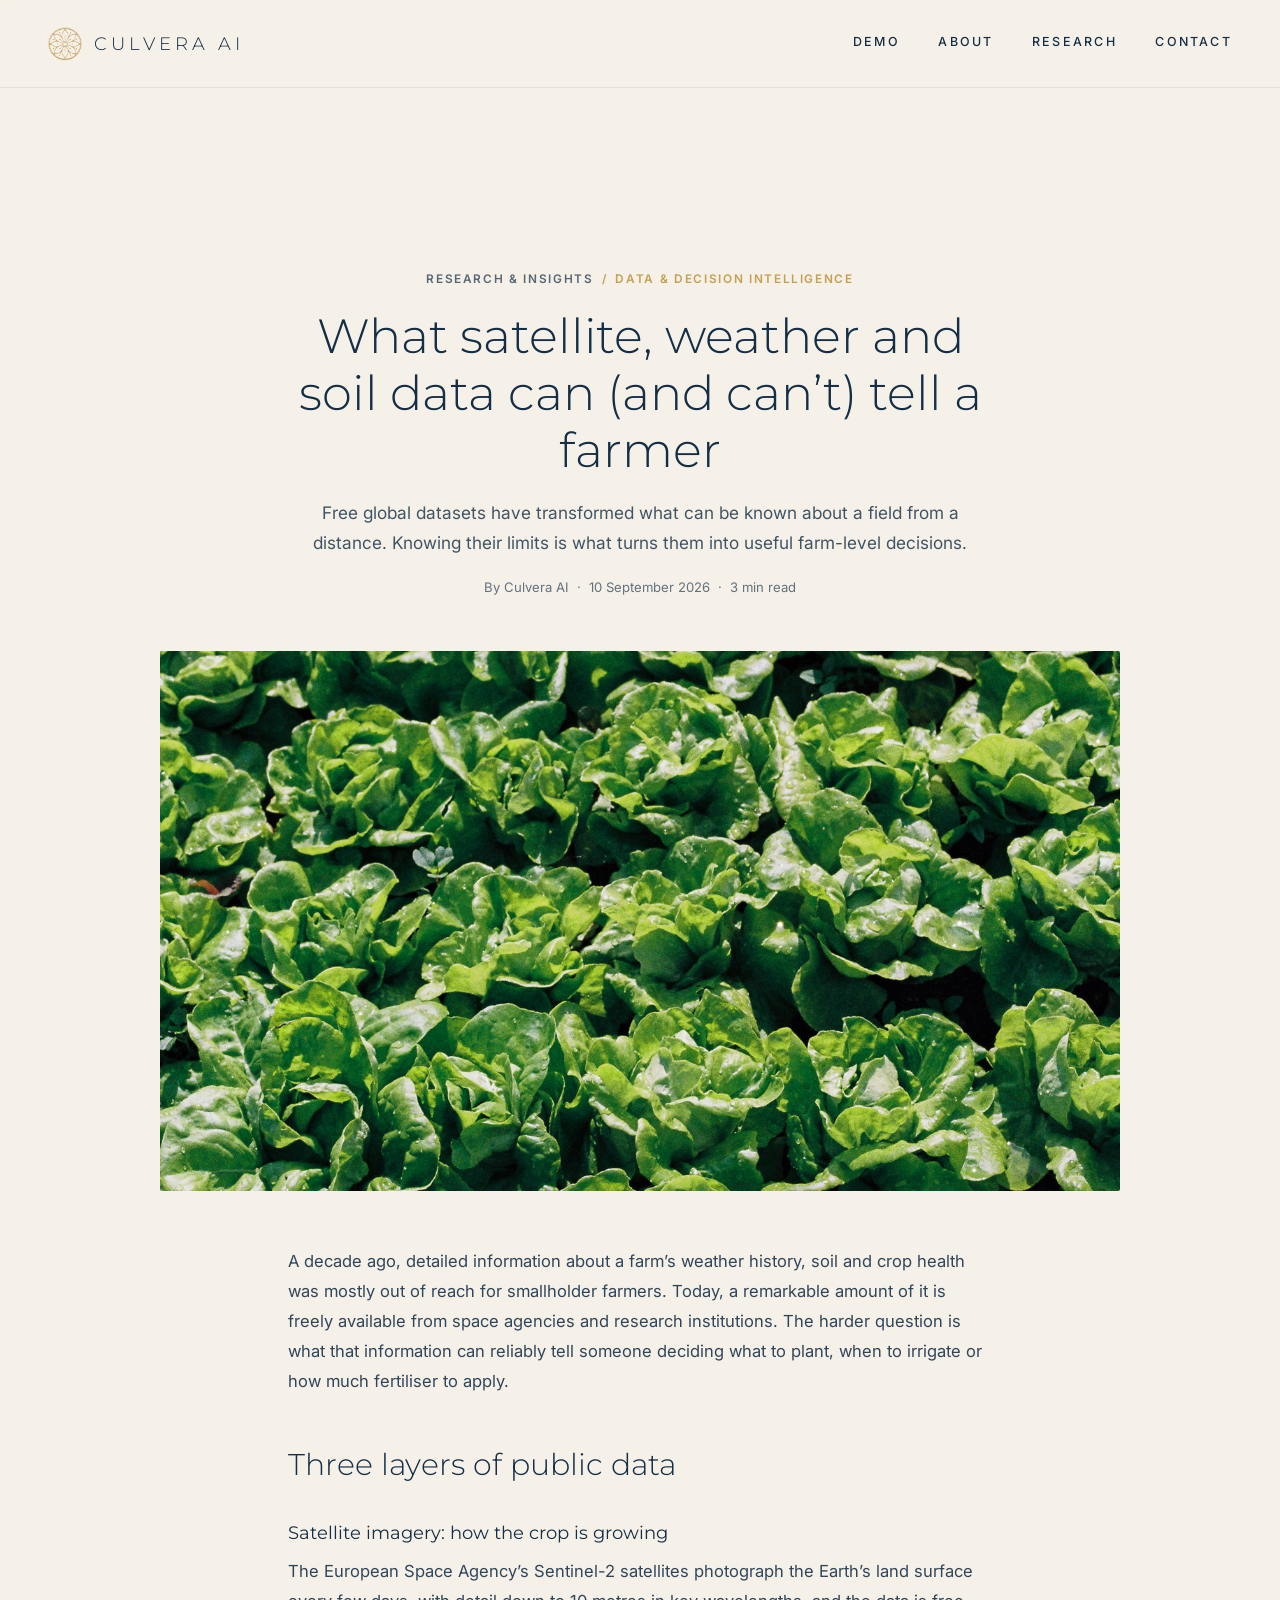
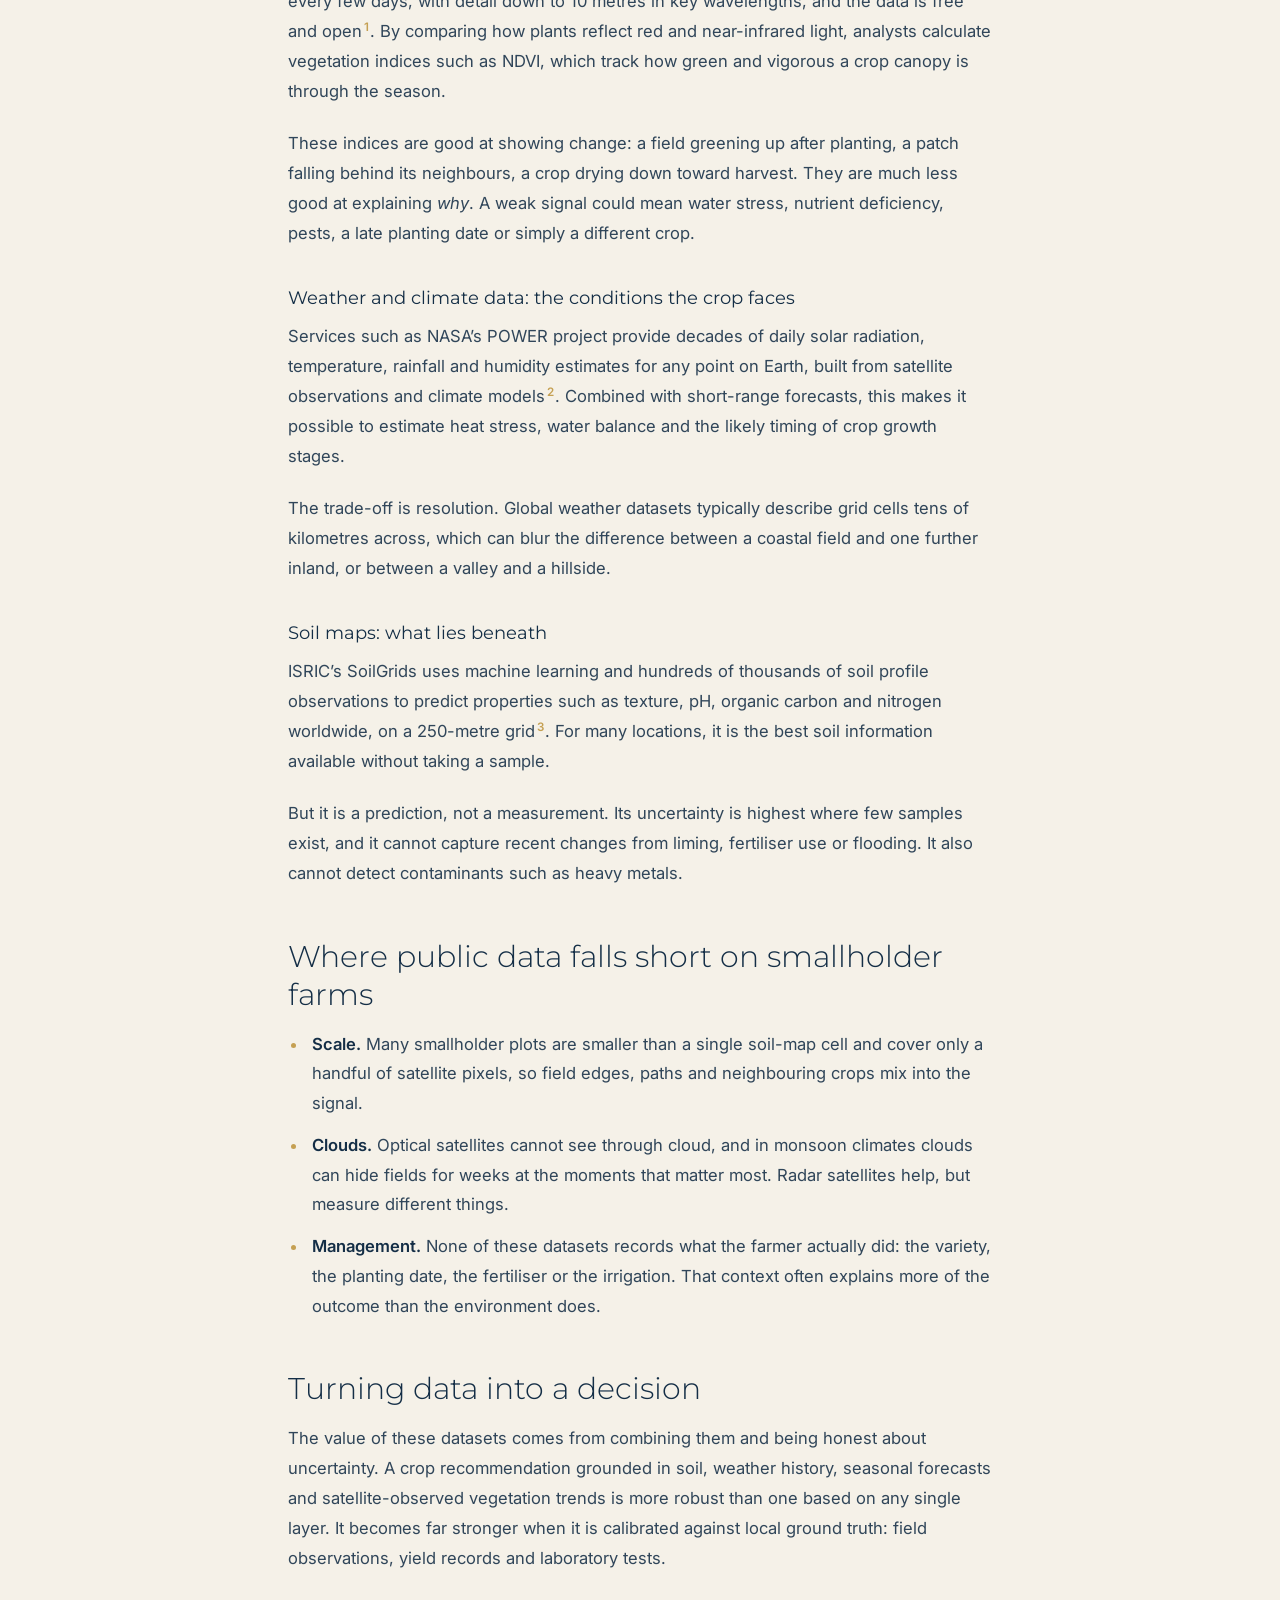
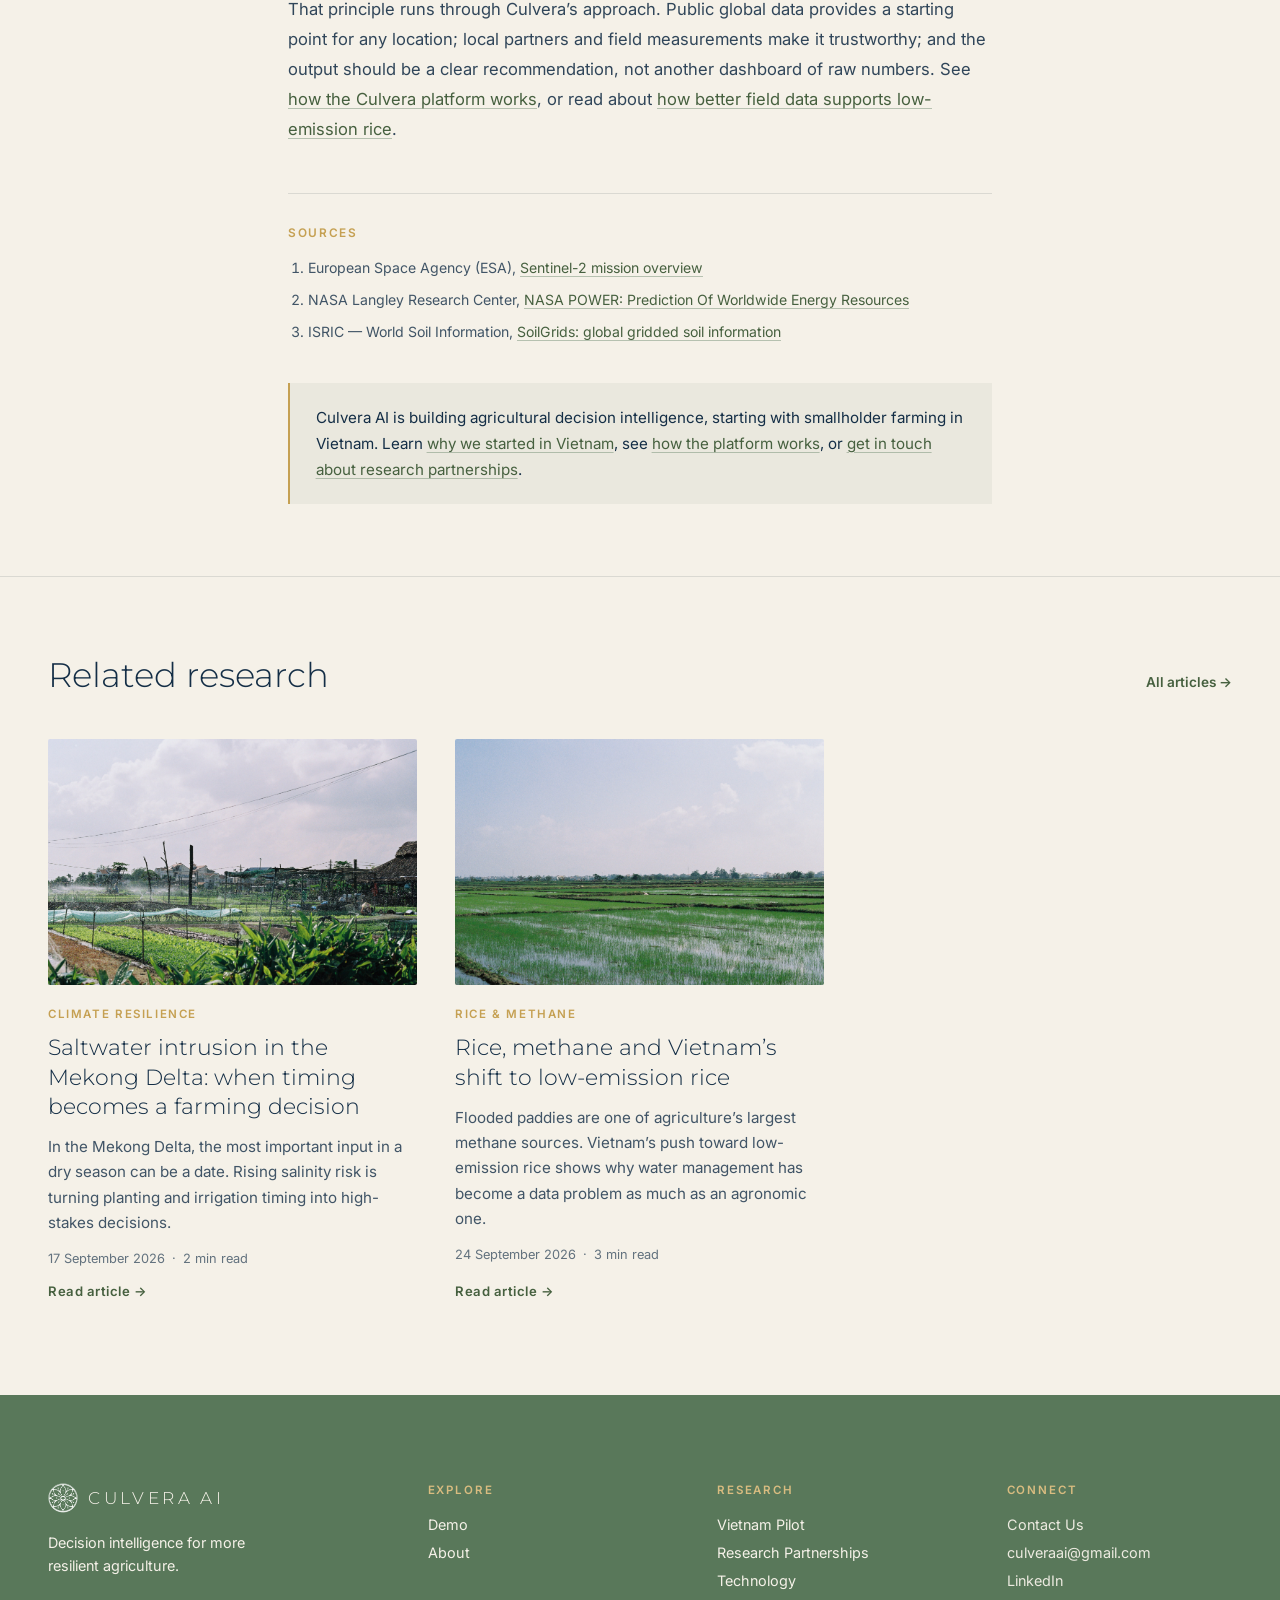
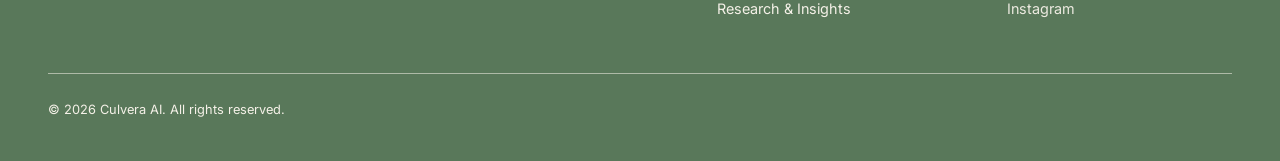
<file: research-insights/satellite-weather-soil-data-farm-decisions/index.html>
<!DOCTYPE html>
<!-- GENERATED by scripts/build-research.mjs from content/research-insights/.
     Do not edit this file by hand; edit the content and re-run the script. -->
<html lang="en">
<head>
  <meta charset="UTF-8" />
  <meta name="viewport" content="width=device-width, initial-scale=1.0" />
  <title>Satellite, Weather and Soil Data for Farm Decisions | Culvera AI</title>
  <meta
    name="description"
    content="Public satellite, weather and soil datasets are powerful but coarse. What each layer really measures, where it falls short on smallholder farms, and why field data still matters."
  />
  <link rel="canonical" href="/research-insights/satellite-weather-soil-data-farm-decisions/" />

  <meta property="og:site_name" content="Culvera AI" />
  <meta property="og:type" content="article" />
  <meta property="og:title" content="Satellite, Weather and Soil Data for Farm Decisions | Culvera AI" />
  <meta property="og:description" content="Public satellite, weather and soil datasets are powerful but coarse. What each layer really measures, where it falls short on smallholder farms, and why field data still matters." />
  <meta name="twitter:card" content="summary_large_image" />

  <link rel="preconnect" href="https://fonts.googleapis.com" />
  <link rel="preconnect" href="https://fonts.gstatic.com" crossorigin />
  <link
    href="https://fonts.googleapis.com/css2?family=Montserrat:wght@300;400;500&family=Inter:wght@400;500;600&display=swap"
    rel="stylesheet"
  />

  <link rel="stylesheet" href="../../css/variables.css" />
  <link rel="stylesheet" href="../../css/base.css" />
  <link rel="stylesheet" href="../../css/hero.css" />
  <link rel="stylesheet" href="../../css/footer.css" />
  <link rel="stylesheet" href="../../css/contact.css" />
  <link rel="stylesheet" href="../../css/about-sections.css" />
  <link rel="stylesheet" href="../../css/editorial.css" />

  <script type="application/ld+json">
{
  "@context": "https://schema.org",
  "@type": "Article",
  "headline": "What satellite, weather and soil data can (and can’t) tell a farmer",
  "description": "Public satellite, weather and soil datasets are powerful but coarse. What each layer really measures, where it falls short on smallholder farms, and why field data still matters.",
  "datePublished": "2026-09-10",
  "dateModified": "2026-09-10",
  "articleSection": "Data & Decision Intelligence",
  "keywords": "Data & Decision Intelligence, Agricultural Technology, Smallholder Farming",
  "author": {
    "@type": "Organization",
    "name": "Culvera AI"
  },
  "publisher": {
    "@type": "Organization",
    "name": "Culvera AI"
  },
  "citation": [
    "https://www.esa.int/Applications/Observing_the_Earth/Copernicus/Sentinel-2",
    "https://power.larc.nasa.gov/",
    "https://www.isric.org/explore/soilgrids"
  ]
}
  </script>
</head>
<body class="contact-page">

  <header class="site-header site-header--static">
    <a class="site-header__brand" href="../../index.html">
      <img
        class="site-header__logo"
        src="../../assets/images/logo-gold.png"
        alt=""
      />
      <span class="site-header__wordmark">CULVERA AI</span>
    </a>
    <nav class="site-header__nav" aria-label="Primary">
      <a href="../../demo.html">DEMO</a>
      <a href="../../about.html">ABOUT</a>
      <a href="../../research-insights/">RESEARCH</a>
      <a href="../../contact.html">CONTACT</a>
    </nav>
  </header>

  <main>
    <article class="article">
      <header class="article-header">
        <p class="article-header__crumbs">
          <a href="../">Research & Insights</a>
          <span aria-hidden="true">/</span>
          <span>Data &amp; Decision Intelligence</span>
        </p>
        <h1 class="article-header__title">What satellite, weather and soil data can (and can’t) tell a farmer</h1>
        <p class="article-header__dek">Free global datasets have transformed what can be known about a field from a distance. Knowing their limits is what turns them into useful farm-level decisions.</p>
        <p class="article-header__meta">
          <span>By Culvera AI</span>
          <span aria-hidden="true">&middot;</span>
          <time datetime="2026-09-10">10 September 2026</time>
          <span aria-hidden="true">&middot;</span>
          <span>3 min read</span>
        </p>
      </header>

      <figure class="article-figure">
        <img src="../../assets/images/photography/lettuce-rows.jpg" alt="Neat rows of young lettuce growing in dark soil on a smallholder plot" fetchpriority="high" decoding="async" />
      </figure>

      <div class="article-layout">
        <div class="prose article-body">
<p>
  A decade ago, detailed information about a farm’s weather history, soil and crop health
  was mostly out of reach for smallholder farmers. Today, a remarkable amount of it is
  freely available from space agencies and research institutions. The harder question is
  what that information can reliably tell someone deciding what to plant, when to
  irrigate or how much fertiliser to apply.
</p>

<h2>Three layers of public data</h2>

<h3>Satellite imagery: how the crop is growing</h3>
<p>
  The European Space Agency’s Sentinel-2 satellites photograph the Earth’s land surface
  every few days, with detail down to 10 metres in key wavelengths, and the data is free
  and open<sup class="cite"><a href="#source-1">1</a></sup>. By comparing how plants reflect
  red and near-infrared light, analysts calculate vegetation indices such as NDVI, which
  track how green and vigorous a crop canopy is through the season.
</p>
<p>
  These indices are good at showing change: a field greening up after planting, a patch
  falling behind its neighbours, a crop drying down toward harvest. They are much less
  good at explaining <em>why</em>. A weak signal could mean water stress, nutrient
  deficiency, pests, a late planting date or simply a different crop.
</p>

<h3>Weather and climate data: the conditions the crop faces</h3>
<p>
  Services such as NASA’s POWER project provide decades of daily solar radiation,
  temperature, rainfall and humidity estimates for any point on Earth, built from
  satellite observations and climate models<sup class="cite"><a href="#source-2">2</a></sup>.
  Combined with short-range forecasts, this makes it possible to estimate heat stress,
  water balance and the likely timing of crop growth stages.
</p>
<p>
  The trade-off is resolution. Global weather datasets typically describe grid cells
  tens of kilometres across, which can blur the difference between a coastal field and
  one further inland, or between a valley and a hillside.
</p>

<h3>Soil maps: what lies beneath</h3>
<p>
  ISRIC’s SoilGrids uses machine learning and hundreds of thousands of soil profile
  observations to predict properties such as texture, pH, organic carbon and nitrogen
  worldwide, on a 250-metre grid<sup class="cite"><a href="#source-3">3</a></sup>. For
  many locations, it is the best soil information available without taking a sample.
</p>
<p>
  But it is a prediction, not a measurement. Its uncertainty is highest where few
  samples exist, and it cannot capture recent changes from liming, fertiliser use or
  flooding. It also cannot detect contaminants such as heavy metals.
</p>

<h2>Where public data falls short on smallholder farms</h2>
<ul>
  <li>
    <strong>Scale.</strong> Many smallholder plots are smaller than a single soil-map cell
    and cover only a handful of satellite pixels, so field edges, paths and neighbouring
    crops mix into the signal.
  </li>
  <li>
    <strong>Clouds.</strong> Optical satellites cannot see through cloud, and in monsoon
    climates clouds can hide fields for weeks at the moments that matter most. Radar
    satellites help, but measure different things.
  </li>
  <li>
    <strong>Management.</strong> None of these datasets records what the farmer actually
    did: the variety, the planting date, the fertiliser or the irrigation. That context
    often explains more of the outcome than the environment does.
  </li>
</ul>

<h2>Turning data into a decision</h2>
<p>
  The value of these datasets comes from combining them and being honest about
  uncertainty. A crop recommendation grounded in soil, weather history, seasonal forecasts
  and satellite-observed vegetation trends is more robust than one based on any single
  layer. It becomes far stronger when it is calibrated against local ground truth: field
  observations, yield records and laboratory tests.
</p>
<p>
  That principle runs through Culvera’s approach. Public global data provides a starting
  point for any location; local partners and field measurements make it trustworthy; and
  the output should be a clear recommendation, not another dashboard of raw numbers. See
  <a href="../../demo.html">how the Culvera platform works</a>, or read about
  <a href="../rice-methane-emissions-vietnam/">how better field data supports
  low-emission rice</a>.
</p>
        </div>

        <section class="article-sources" aria-labelledby="sources-heading">
          <h2 class="article-sources__heading" id="sources-heading">Sources</h2>
          <ol class="article-sources__list">
            <li id="source-1">
              European Space Agency (ESA), <a href="https://www.esa.int/Applications/Observing_the_Earth/Copernicus/Sentinel-2" target="_blank" rel="noopener">Sentinel-2 mission overview</a>
            </li>
            <li id="source-2">
              NASA Langley Research Center, <a href="https://power.larc.nasa.gov/" target="_blank" rel="noopener">NASA POWER: Prediction Of Worldwide Energy Resources</a>
            </li>
            <li id="source-3">
              ISRIC — World Soil Information, <a href="https://www.isric.org/explore/soilgrids" target="_blank" rel="noopener">SoilGrids: global gridded soil information</a>
            </li>
          </ol>
        </section>

        <aside class="article-about" aria-label="About Culvera">
          <p>
            Culvera AI is building agricultural decision intelligence, starting with smallholder
            farming in Vietnam. Learn <a href="../../about.html">why we started in Vietnam</a>,
            see <a href="../../demo.html">how the platform works</a>, or
            <a href="../../contact.html">get in touch about research partnerships</a>.
          </p>
        </aside>
      </div>
    </article>

    <section class="contact-section related-insights" aria-labelledby="related-heading">
      <div class="related-insights__header">
        <h2 class="related-insights__heading" id="related-heading">Related research</h2>
        <a class="related-insights__all" href="../">All articles &rarr;</a>
      </div>
      <div class="insights-grid insights-grid--related" data-reveal-group>
        <article class="insight-card" data-topics="climate-resilience vietnam-agriculture smallholder-farming">
          <div class="insight-card__media">
            <img src="../../assets/images/photography/village-farm.jpg" alt="A small village farm with crops and houses beside the water in rural Vietnam" loading="lazy" decoding="async" />
          </div>
          <div class="insight-card__body">
            <p class="insight-card__category">Climate Resilience</p>
            <h3 class="insight-card__title">
              <a class="insight-card__link" href="../../research-insights/mekong-delta-saltwater-intrusion/">Saltwater intrusion in the Mekong Delta: when timing becomes a farming decision</a>
            </h3>
            <p class="insight-card__excerpt">In the Mekong Delta, the most important input in a dry season can be a date. Rising salinity risk is turning planting and irrigation timing into high-stakes decisions.</p>
            <p class="insight-card__meta">
              <time datetime="2026-09-17">17 September 2026</time>
              <span aria-hidden="true">&middot;</span>
              <span>2 min read</span>
            </p>
            <span class="insight-card__cta" aria-hidden="true">Read article &rarr;</span>
          </div>
        </article>
        <article class="insight-card" data-topics="rice-and-methane vietnam-agriculture climate-resilience">
          <div class="insight-card__media">
            <img src="../../assets/images/photography/rice-paddy-wide.jpg" alt="A wide view of green rice paddies in Vietnam divided by narrow earth banks" loading="lazy" decoding="async" />
          </div>
          <div class="insight-card__body">
            <p class="insight-card__category">Rice &amp; Methane</p>
            <h3 class="insight-card__title">
              <a class="insight-card__link" href="../../research-insights/rice-methane-emissions-vietnam/">Rice, methane and Vietnam’s shift to low-emission rice</a>
            </h3>
            <p class="insight-card__excerpt">Flooded paddies are one of agriculture’s largest methane sources. Vietnam’s push toward low-emission rice shows why water management has become a data problem as much as an agronomic one.</p>
            <p class="insight-card__meta">
              <time datetime="2026-09-24">24 September 2026</time>
              <span aria-hidden="true">&middot;</span>
              <span>3 min read</span>
            </p>
            <span class="insight-card__cta" aria-hidden="true">Read article &rarr;</span>
          </div>
        </article>
      </div>
    </section>
  </main>

  <footer id="site-footer"></footer>

  <script type="module" src="../../js/footer.js"></script>
  <script type="module" src="../../js/scroll-reveal.js"></script>
</body>
</html>
</file>
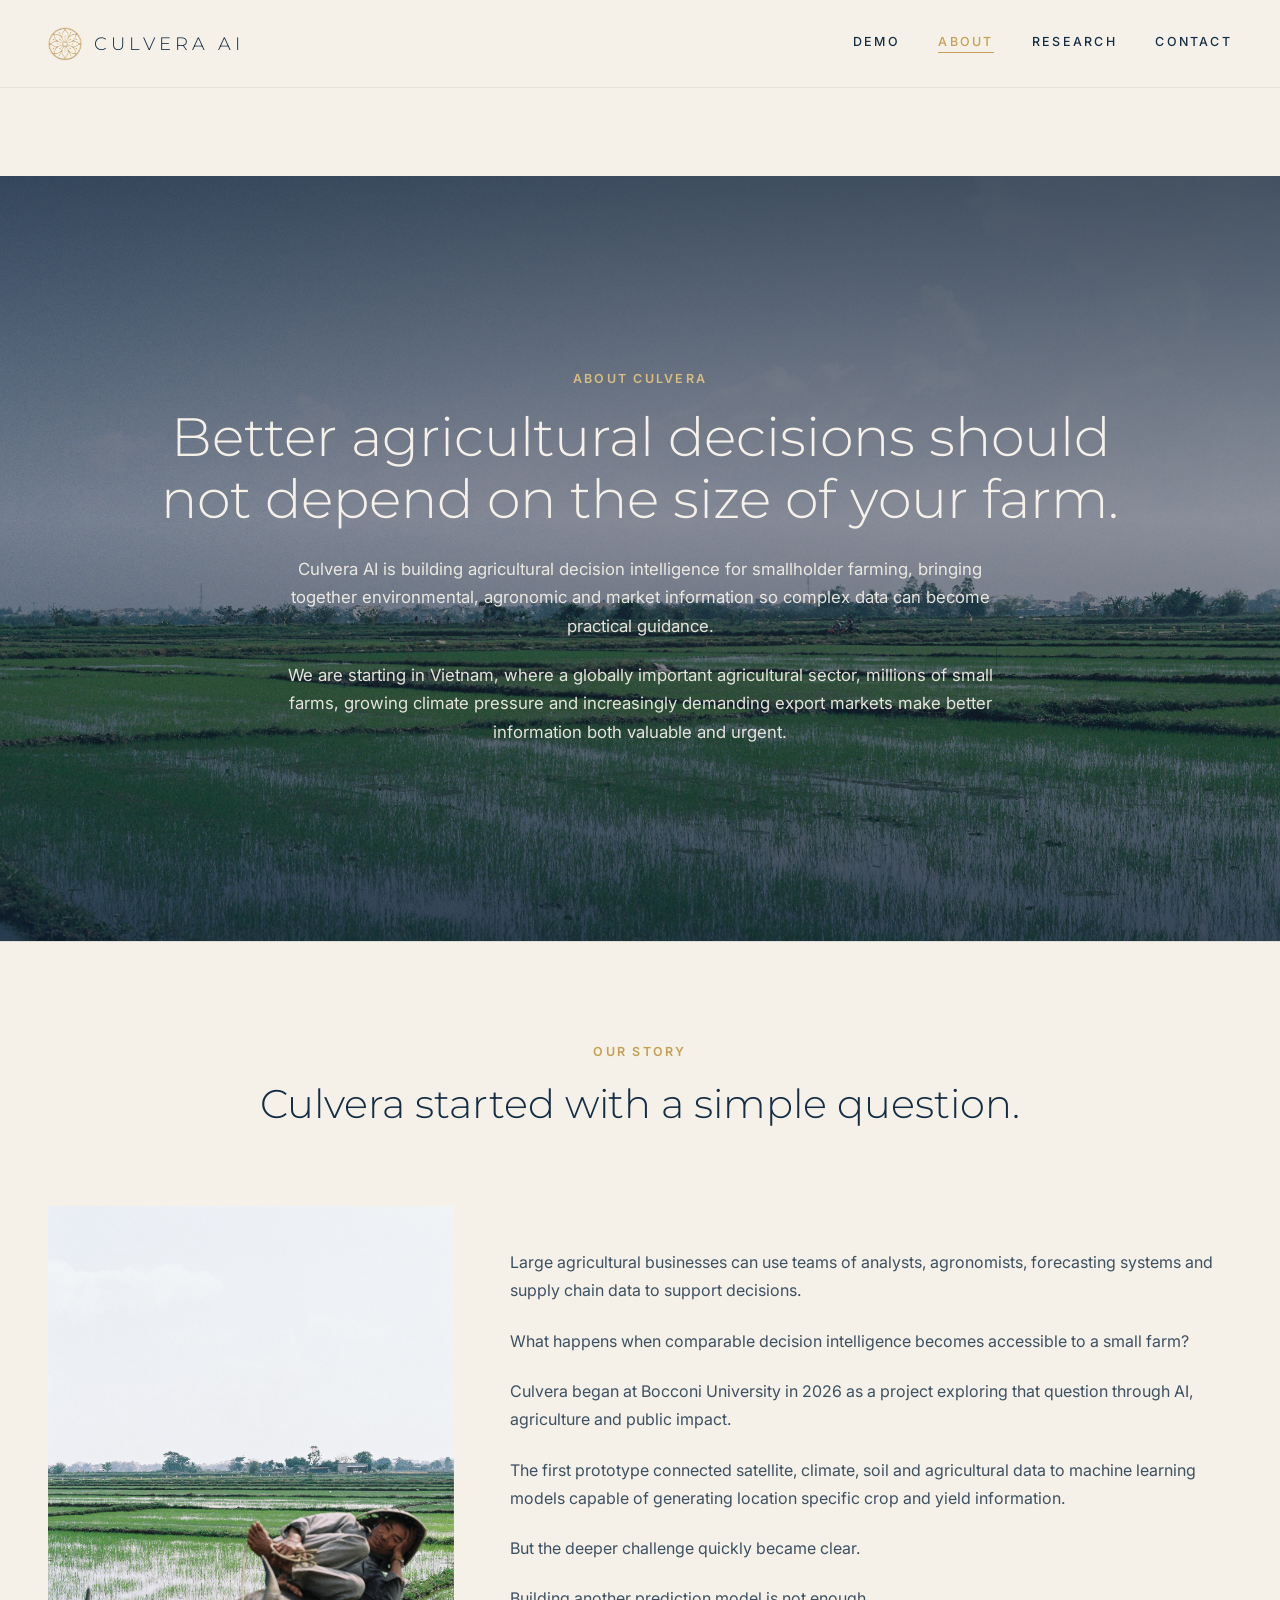
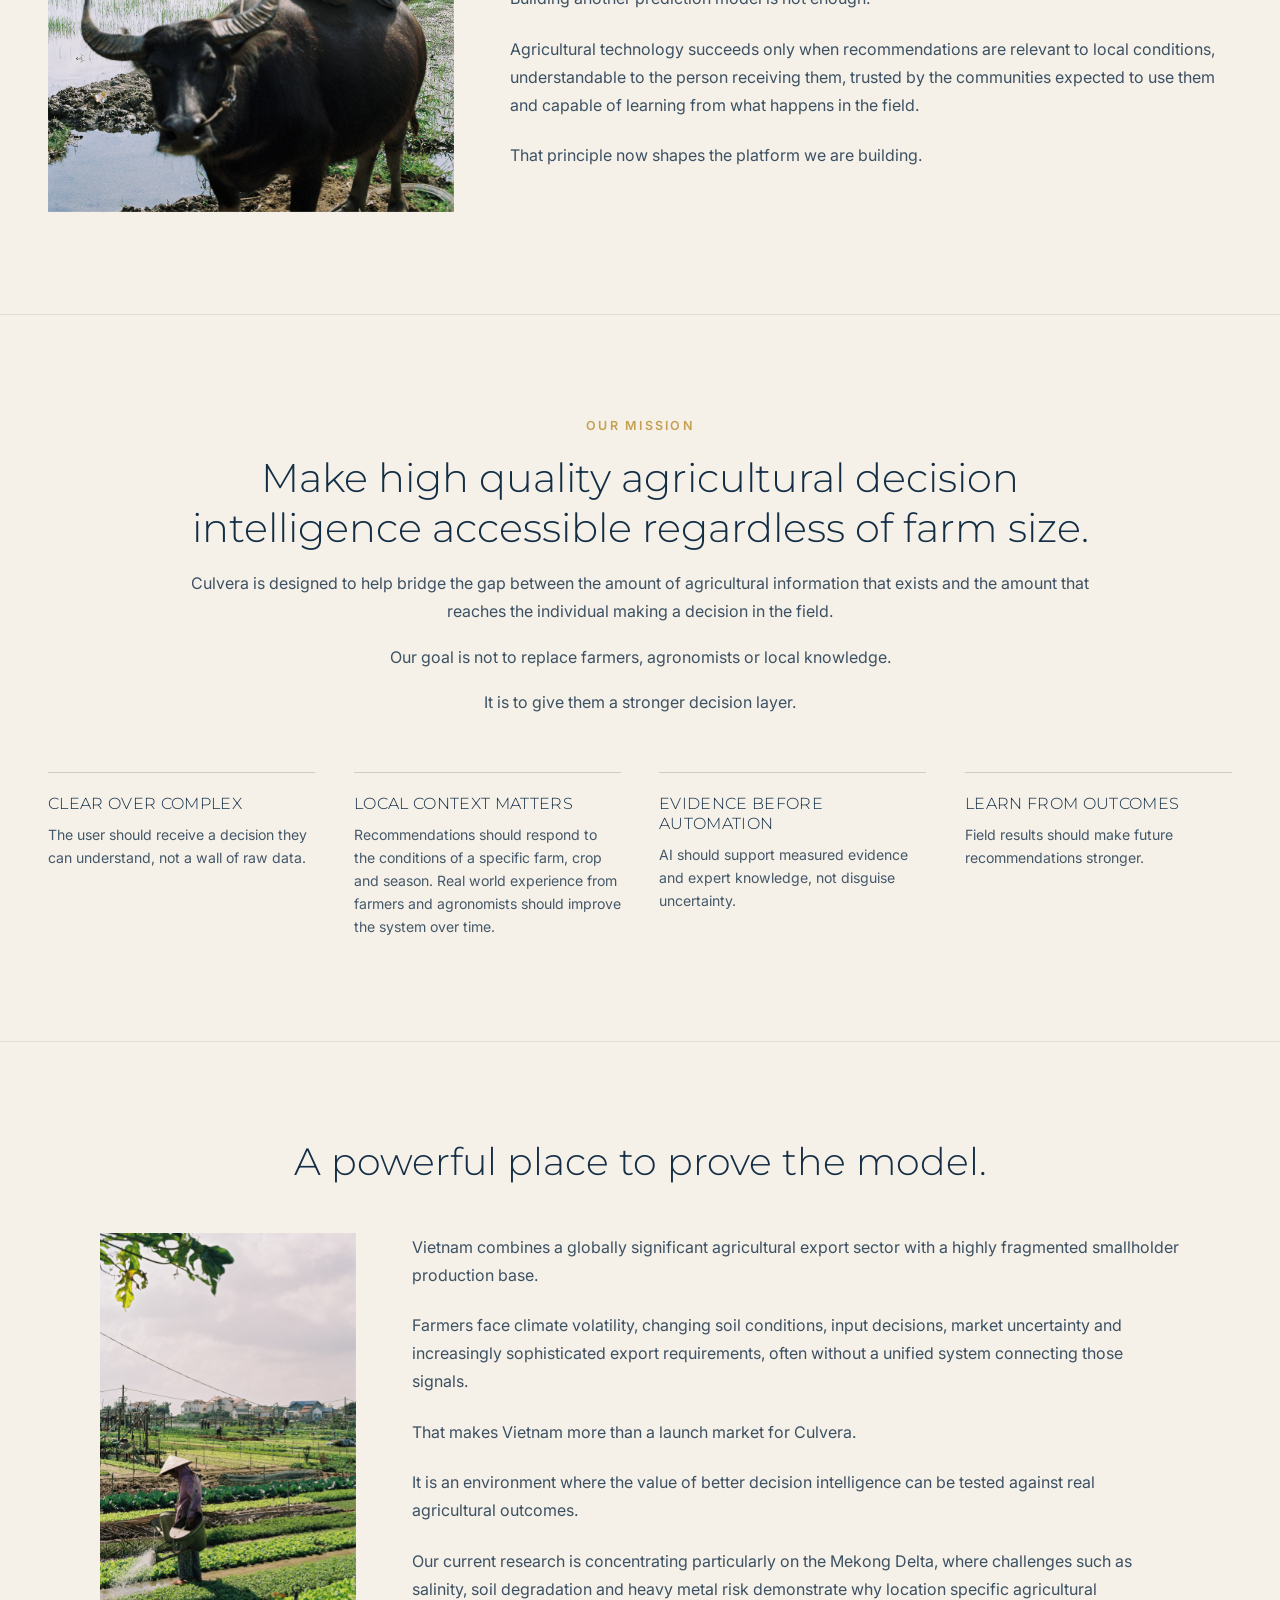
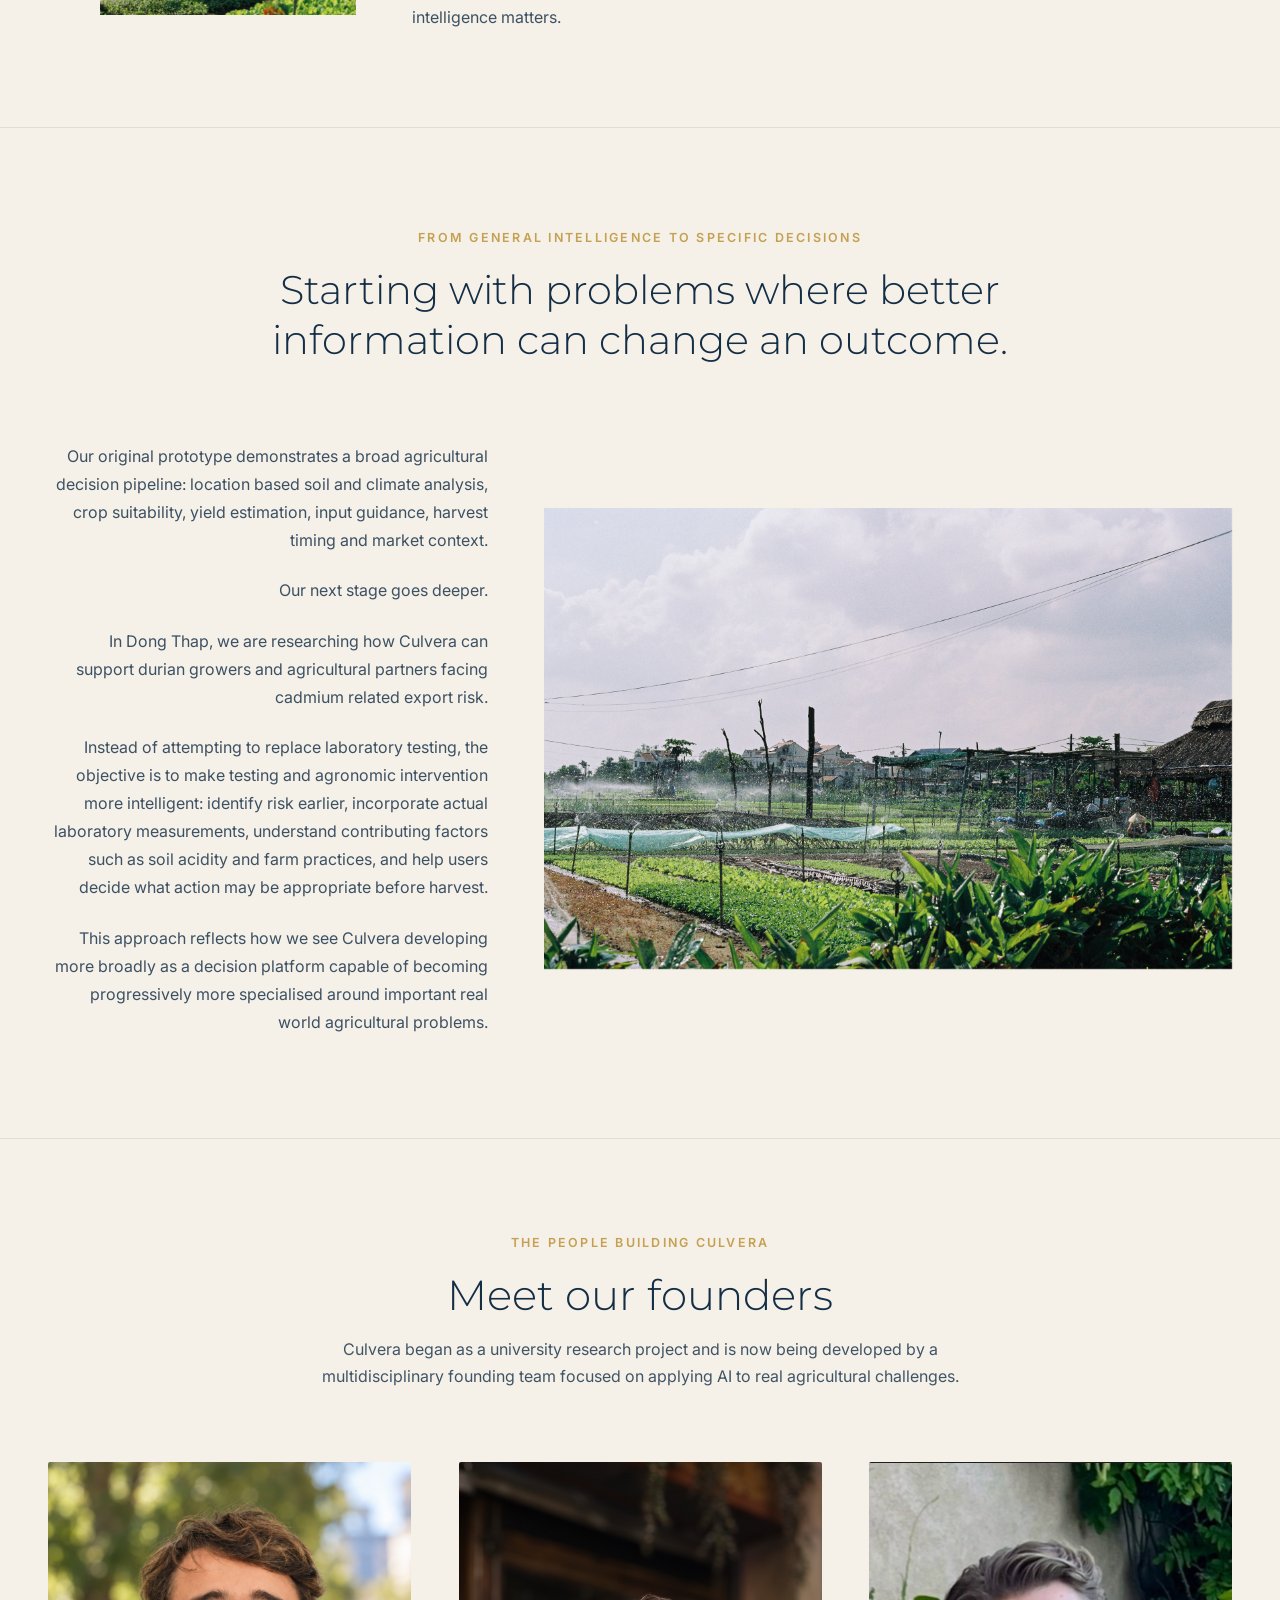
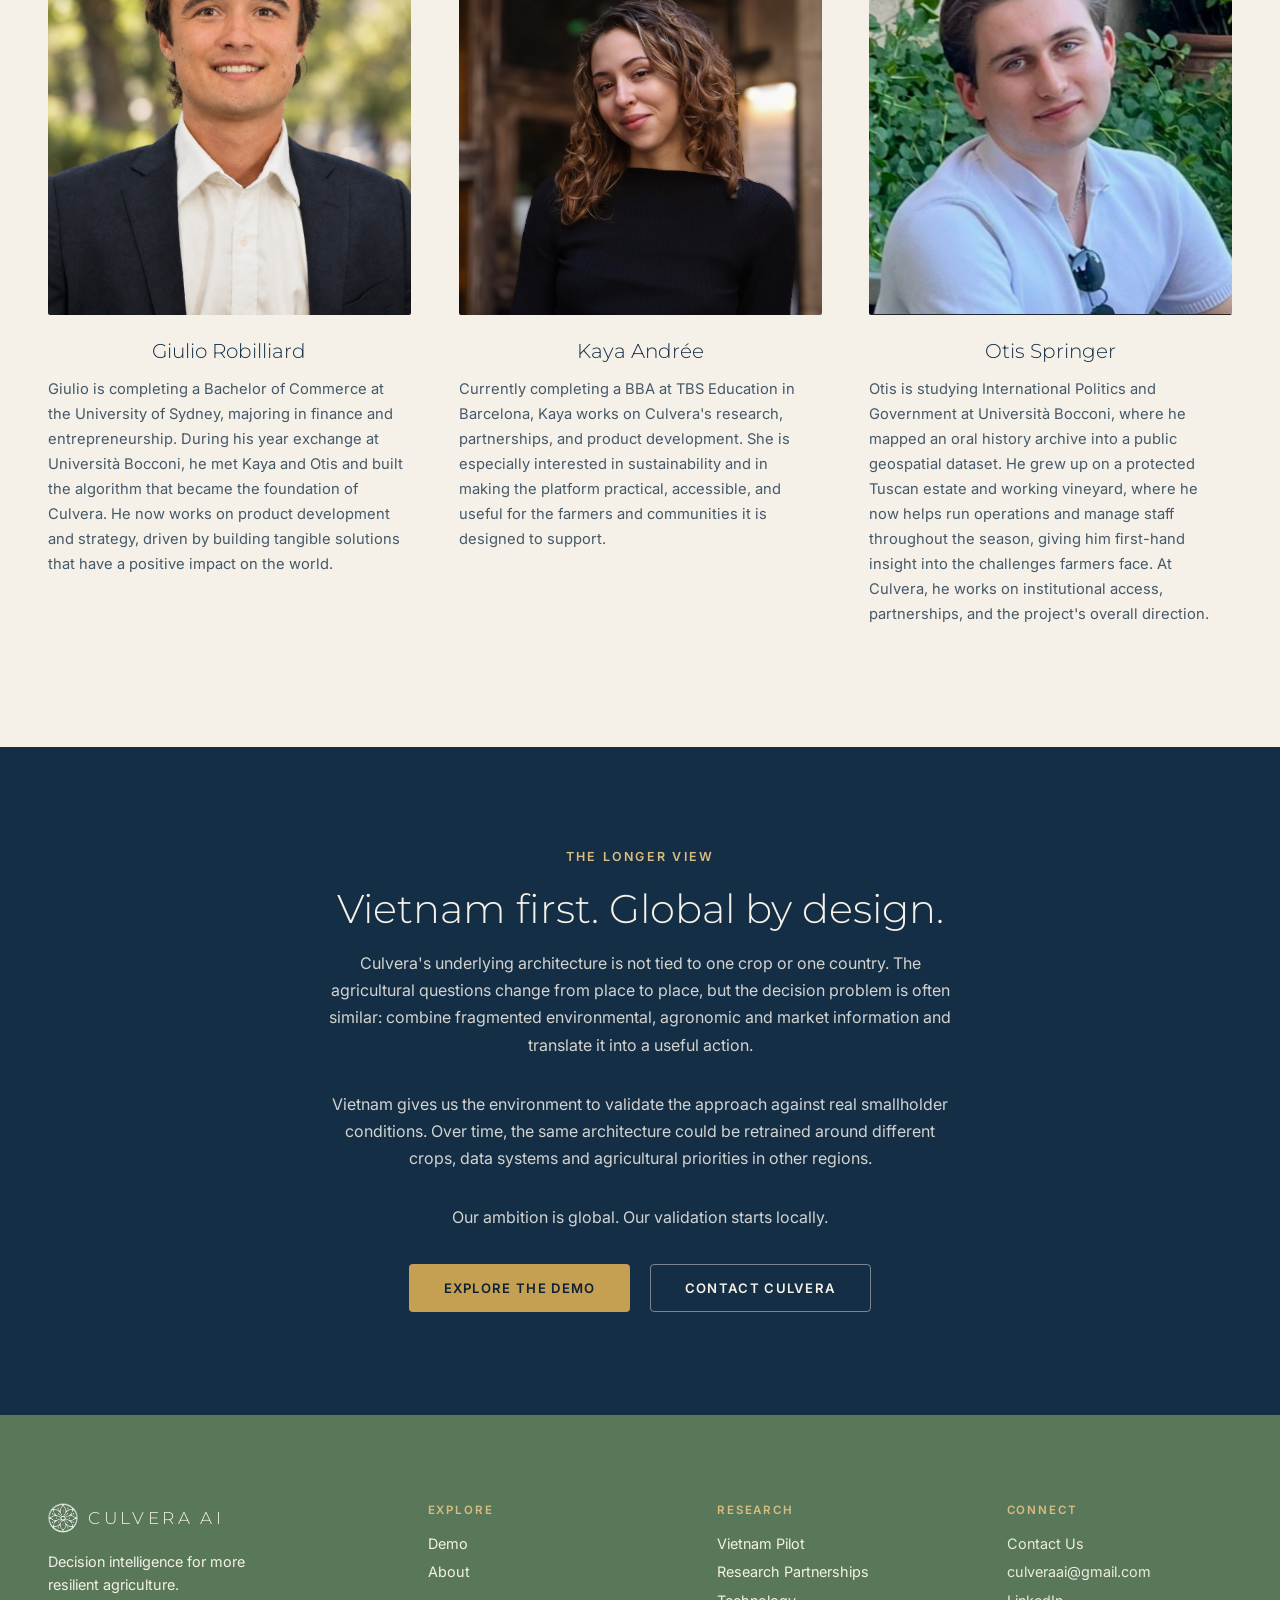
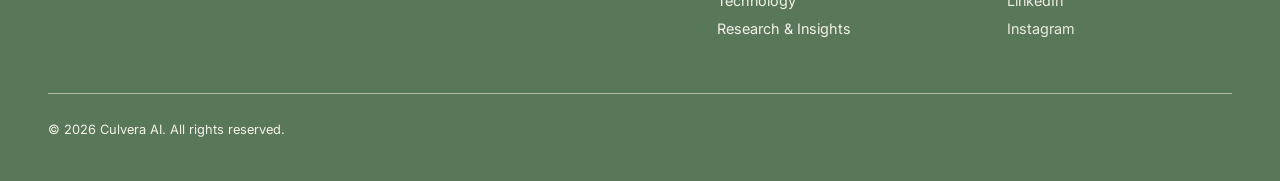
<file: about.html>
<!DOCTYPE html>
<html lang="en">
<head>
  <meta charset="UTF-8" />
  <meta name="viewport" content="width=device-width, initial-scale=1.0" />
  <title>About Culvera AI | Farming Intelligence for Everyone</title>
  <meta
    name="description"
    content="Culvera AI is building agricultural decision intelligence for smallholder farming, starting in Vietnam. Our story, our mission and the team behind it."
  />
  <link rel="canonical" href="about.html" />

  <link rel="preconnect" href="https://fonts.googleapis.com" />
  <link rel="preconnect" href="https://fonts.gstatic.com" crossorigin />
  <link
    href="https://fonts.googleapis.com/css2?family=Montserrat:wght@300;400;500&family=Inter:wght@400;500;600&display=swap"
    rel="stylesheet"
  />

  <link rel="stylesheet" href="css/variables.css" />
  <link rel="stylesheet" href="css/base.css" />
  <link rel="stylesheet" href="css/hero.css" />
  <link rel="stylesheet" href="css/footer.css" />
  <!-- Reused for the static/light header variant and the editorial intro
       block styles (.contact-hero*) — see css/contact.css for both. -->
  <link rel="stylesheet" href="css/contact.css" />
  <link rel="stylesheet" href="css/about-sections.css" />
  <link rel="stylesheet" href="css/site-sections.css" />
</head>
<body class="contact-page">

  <header class="site-header site-header--static">
    <a class="site-header__brand" href="index.html">
      <img
        class="site-header__logo"
        src="assets/images/logo-gold.png"
        alt=""
      />
      <span class="site-header__wordmark">CULVERA AI</span>
    </a>
    <nav class="site-header__nav" aria-label="Primary">
      <a href="demo.html">DEMO</a>
      <a href="about.html" aria-current="page">ABOUT</a>
      <a href="research-insights/">RESEARCH</a>
      <a href="contact.html">CONTACT</a>
    </nav>
  </header>

  <main>
    <!-- ================================================================
         About hero — full-bleed photo with the page's one <h1> overlaid.
         ================================================================ -->
    <section class="about-photo-hero">
      <div class="about-photo-hero__media">
        <img src="assets/images/photography/rice-paddy-wide.jpg" alt="Rice paddies stretching toward a village on the horizon in Vietnam" />
      </div>
      <div class="about-photo-hero__scrim"></div>
      <div class="about-photo-hero__content">
        <p class="about-photo-hero__eyebrow">ABOUT CULVERA</p>
        <h1 class="about-photo-hero__title">Better agricultural decisions should not depend on the size of your farm.</h1>
        <p class="about-photo-hero__body">
          Culvera AI is building agricultural decision intelligence for smallholder farming,
          bringing together environmental, agronomic and market information so complex data
          can become practical guidance.
        </p>
        <p class="about-photo-hero__body">
          We are starting in Vietnam, where a globally important agricultural sector,
          millions of small farms, growing climate pressure and increasingly demanding
          export markets make better information both valuable and urgent.
        </p>
      </div>
    </section>

    <!-- ================================================================
         Our Story
         ================================================================ -->
    <section class="site-section site-section--divider" aria-labelledby="story-heading">
      <div class="section-inner site-section__prose site-section__prose--roomy site-section__intro--center" data-reveal>
        <p class="eyebrow">OUR STORY</p>
        <h2 class="site-section__heading">Culvera started with a simple question.</h2>
      </div>

      <div class="section-inner">
        <div class="photo-text-grid">
          <figure class="photo-text-grid__media">
            <img src="assets/images/photography/buffalo-rider.jpg" alt="A farmer resting on a water buffalo beside a rice paddy" style="object-position: center 80%;" loading="lazy" data-reveal="media" />
          </figure>
          <div class="photo-text-grid__body" data-reveal>
            <p class="site-section__body">
              Large agricultural businesses can use teams of analysts, agronomists, forecasting
              systems and supply chain data to support decisions.
            </p>
            <p class="site-section__body">
              What happens when comparable decision intelligence becomes accessible to a small farm?
            </p>
            <p class="site-section__body">
              Culvera began at Bocconi University in 2026 as a project exploring that question
              through AI, agriculture and public impact.
            </p>
            <p class="site-section__body">
              The first prototype connected satellite, climate, soil and agricultural data to
              machine learning models capable of generating location specific crop and yield
              information.
            </p>
            <p class="site-section__body">But the deeper challenge quickly became clear.</p>
            <p class="site-section__body">Building another prediction model is not enough.</p>
            <p class="site-section__body">
              Agricultural technology succeeds only when recommendations are relevant to local
              conditions, understandable to the person receiving them, trusted by the communities
              expected to use them and capable of learning from what happens in the field.
            </p>
            <p class="site-section__body">That principle now shapes the platform we are building.</p>
          </div>
        </div>
      </div>
    </section>

    <!-- ================================================================
         Our Mission
         ================================================================ -->
    <section class="site-section site-section--divider" aria-labelledby="mission-heading">
      <div class="site-section__intro site-section__intro--center section-inner" data-reveal>
        <p class="eyebrow">OUR MISSION</p>
        <h2 class="site-section__heading" id="mission-heading">Make high quality agricultural decision intelligence accessible regardless of farm size.</h2>
        <p class="site-section__body">
          Culvera is designed to help bridge the gap between the amount of agricultural
          information that exists and the amount that reaches the individual making a
          decision in the field.
        </p>
        <p class="site-section__body">Our goal is not to replace farmers, agronomists or local knowledge.</p>
        <p class="site-section__body">It is to give them a stronger decision layer.</p>
      </div>

      <div class="principle-grid" data-reveal-group>
        <div class="principle-card">
          <h3 class="principle-card__title">CLEAR OVER COMPLEX</h3>
          <p class="principle-card__body">The user should receive a decision they can understand, not a wall of raw data.</p>
        </div>
        <div class="principle-card">
          <h3 class="principle-card__title">LOCAL CONTEXT MATTERS</h3>
          <p class="principle-card__body">Recommendations should respond to the conditions of a specific farm, crop and season. Real world experience from farmers and agronomists should improve the system over time.</p>
        </div>
        <div class="principle-card">
          <h3 class="principle-card__title">EVIDENCE BEFORE AUTOMATION</h3>
          <p class="principle-card__body">AI should support measured evidence and expert knowledge, not disguise uncertainty.</p>
        </div>
        <div class="principle-card">
          <h3 class="principle-card__title">LEARN FROM OUTCOMES</h3>
          <p class="principle-card__body">Field results should make future recommendations stronger.</p>
        </div>
      </div>
    </section>

    <!-- ================================================================
         Why Vietnam
         ================================================================ -->
    <section class="why-vietnam-section site-section--divider" aria-labelledby="why-vietnam-heading">
      <div class="section-inner" data-reveal>
        <h2 class="why-vietnam__heading" id="why-vietnam-heading">A powerful place to prove the model.</h2>
      </div>
      <div class="section-inner">
        <div class="why-vietnam__grid">
          <figure class="why-vietnam__media" data-reveal>
            <img src="assets/images/photography/woman-watering.jpg" alt="A farmer watering rows of vegetables on a smallholder plot in Vietnam" loading="lazy" />
          </figure>
          <div class="why-vietnam__body" data-reveal>
            <p>
              Vietnam combines a globally significant agricultural export sector with a highly
              fragmented smallholder production base.
            </p>
            <p>
              Farmers face climate volatility, changing soil conditions, input decisions,
              market uncertainty and increasingly sophisticated export requirements, often
              without a unified system connecting those signals.
            </p>
            <p>That makes Vietnam more than a launch market for Culvera.</p>
            <p>
              It is an environment where the value of better decision intelligence can be
              tested against real agricultural outcomes.
            </p>
            <p>
              Our current research is concentrating particularly on the Mekong Delta, where
              challenges such as salinity, soil degradation and heavy metal risk demonstrate
              why location specific agricultural intelligence matters.
            </p>
          </div>
        </div>
      </div>
    </section>

    <!-- ================================================================
         Current Research Focus
         ================================================================ -->
    <section class="site-section site-section--divider" aria-labelledby="research-focus-heading">
      <div class="section-inner site-section__prose site-section__prose--roomy site-section__intro--center" data-reveal>
        <p class="eyebrow">FROM GENERAL INTELLIGENCE TO SPECIFIC DECISIONS</p>
        <h2 class="site-section__heading" id="research-focus-heading">Starting with problems where better information can change an outcome.</h2>
      </div>

      <div class="section-inner">
        <div class="photo-text-grid photo-text-grid--reverse photo-text-grid--gentle-crop">
          <div class="photo-text-grid__body photo-text-grid__body--right" data-reveal>
            <p class="site-section__body">
              Our original prototype demonstrates a broad agricultural decision pipeline:
              location based soil and climate analysis, crop suitability, yield estimation,
              input guidance, harvest timing and market context.
            </p>
            <p class="site-section__body">Our next stage goes deeper.</p>
            <p class="site-section__body">
              In Dong Thap, we are researching how Culvera can support durian growers and
              agricultural partners facing cadmium related export risk.
            </p>
            <p class="site-section__body">
              Instead of attempting to replace laboratory testing, the objective is to make
              testing and agronomic intervention more intelligent: identify risk earlier,
              incorporate actual laboratory measurements, understand contributing factors such
              as soil acidity and farm practices, and help users decide what action may be
              appropriate before harvest.
            </p>
            <p class="site-section__body">
              This approach reflects how we see Culvera developing more broadly as a decision
              platform capable of becoming progressively more specialised around important real
              world agricultural problems.
            </p>
          </div>
          <figure class="photo-text-grid__media" data-reveal>
            <img src="assets/images/photography/village-farm.jpg" alt="A smallholder vegetable farm with irrigation sprinklers running, a village visible behind it" style="object-position: center 60%;" loading="lazy" />
          </figure>
        </div>
      </div>
    </section>

    <!-- ================================================================
         Existing cofounders section — kept intact below the content above.
         (Women in Agriculture moved to the homepage.)
         ================================================================ -->
    <section data-founders></section>

    <!-- ================================================================
         Vietnam First, Global By Design
         ================================================================ -->
    <section class="cta-band site-section">
      <div class="cta-band__inner" data-reveal>
        <p class="eyebrow cta-band__eyebrow">THE LONGER VIEW</p>
        <h2 class="cta-band__heading">Vietnam first. Global by design.</h2>
        <p class="cta-band__body">
          Culvera's underlying architecture is not tied to one crop or one country. The
          agricultural questions change from place to place, but the decision problem is
          often similar: combine fragmented environmental, agronomic and market information
          and translate it into a useful action.
        </p>
        <p class="cta-band__body">
          Vietnam gives us the environment to validate the approach against real smallholder
          conditions. Over time, the same architecture could be retrained around different
          crops, data systems and agricultural priorities in other regions.
        </p>
        <p class="cta-band__body">Our ambition is global. Our validation starts locally.</p>
        <div class="cta-band__actions">
          <a class="button button--primary" href="demo.html">Explore the Demo</a>
          <a class="button button--secondary" href="contact.html">Contact Culvera</a>
        </div>
      </div>
    </section>
  </main>

  <footer id="site-footer"></footer>

  <script type="module" src="js/components/founder-grid.js"></script>
  <script type="module" src="js/footer.js"></script>
  <script type="module" src="js/scroll-reveal.js"></script>
</body>
</html>
</file>
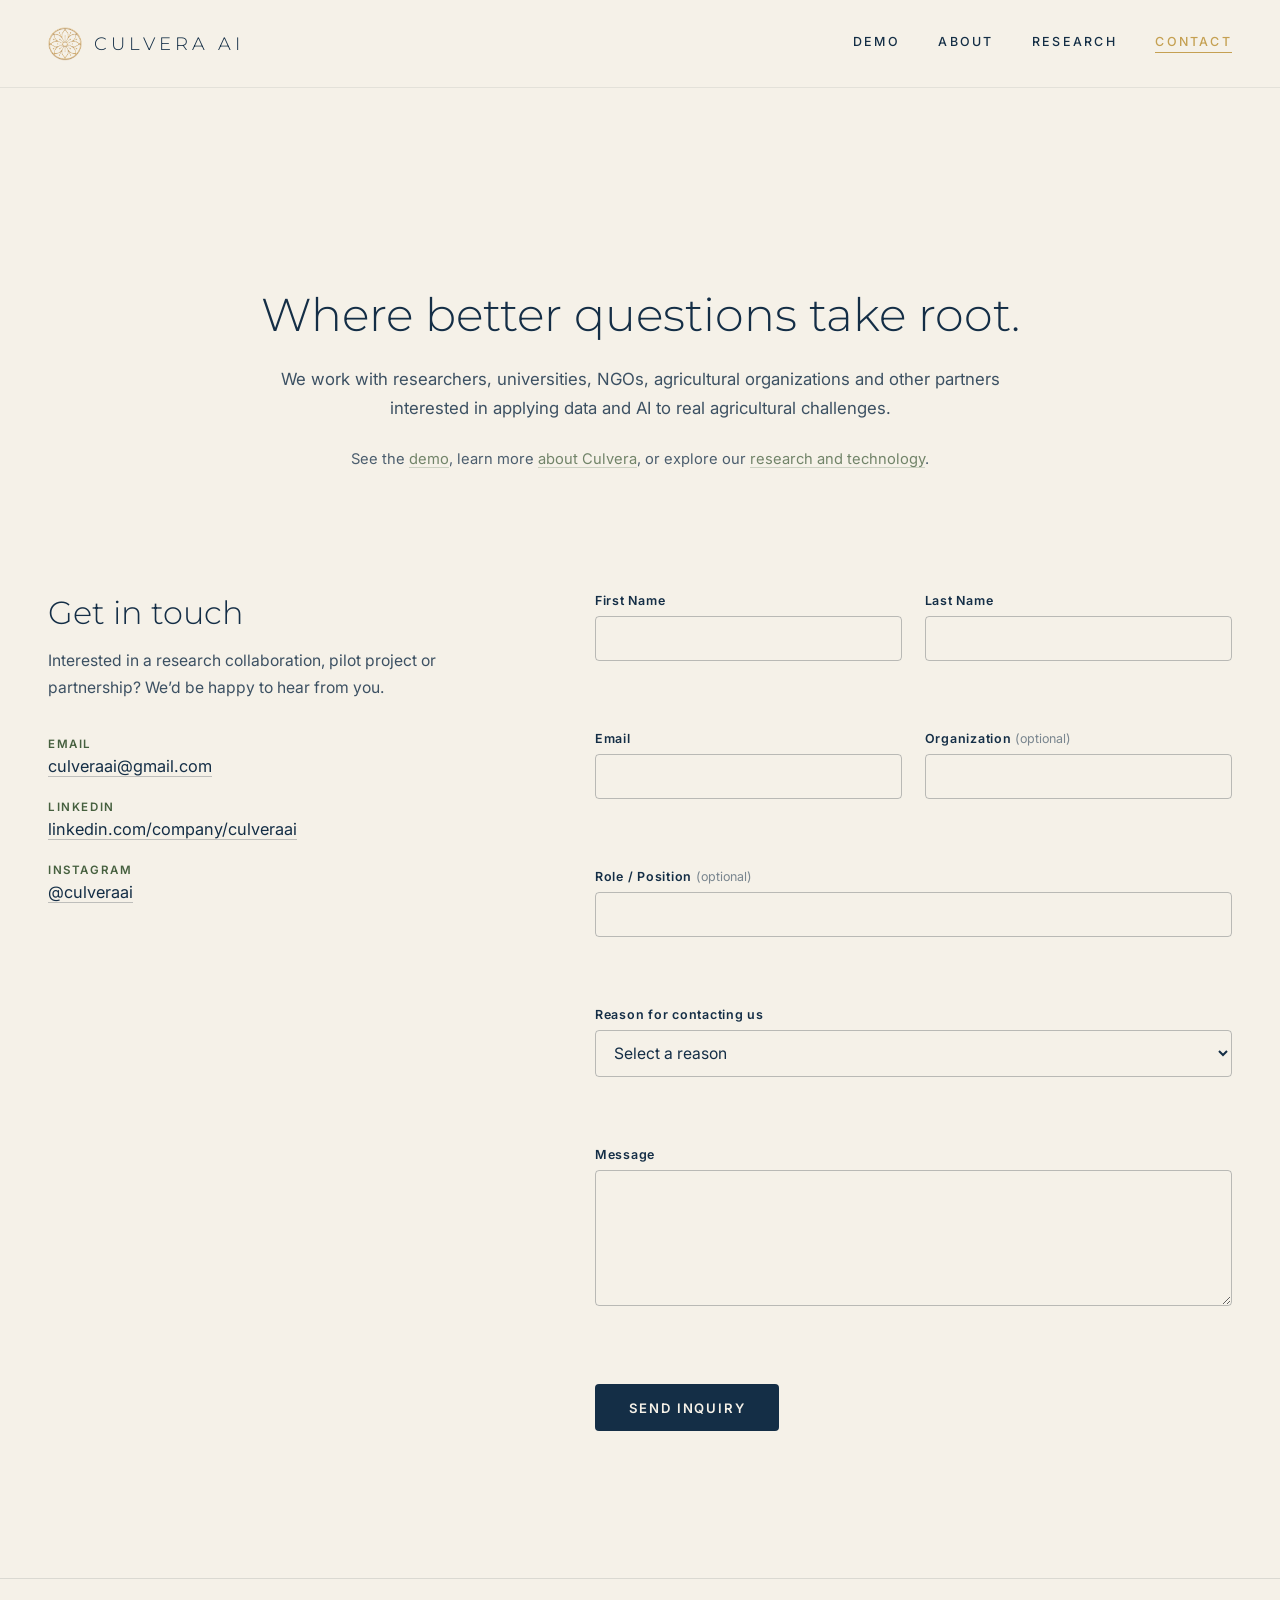
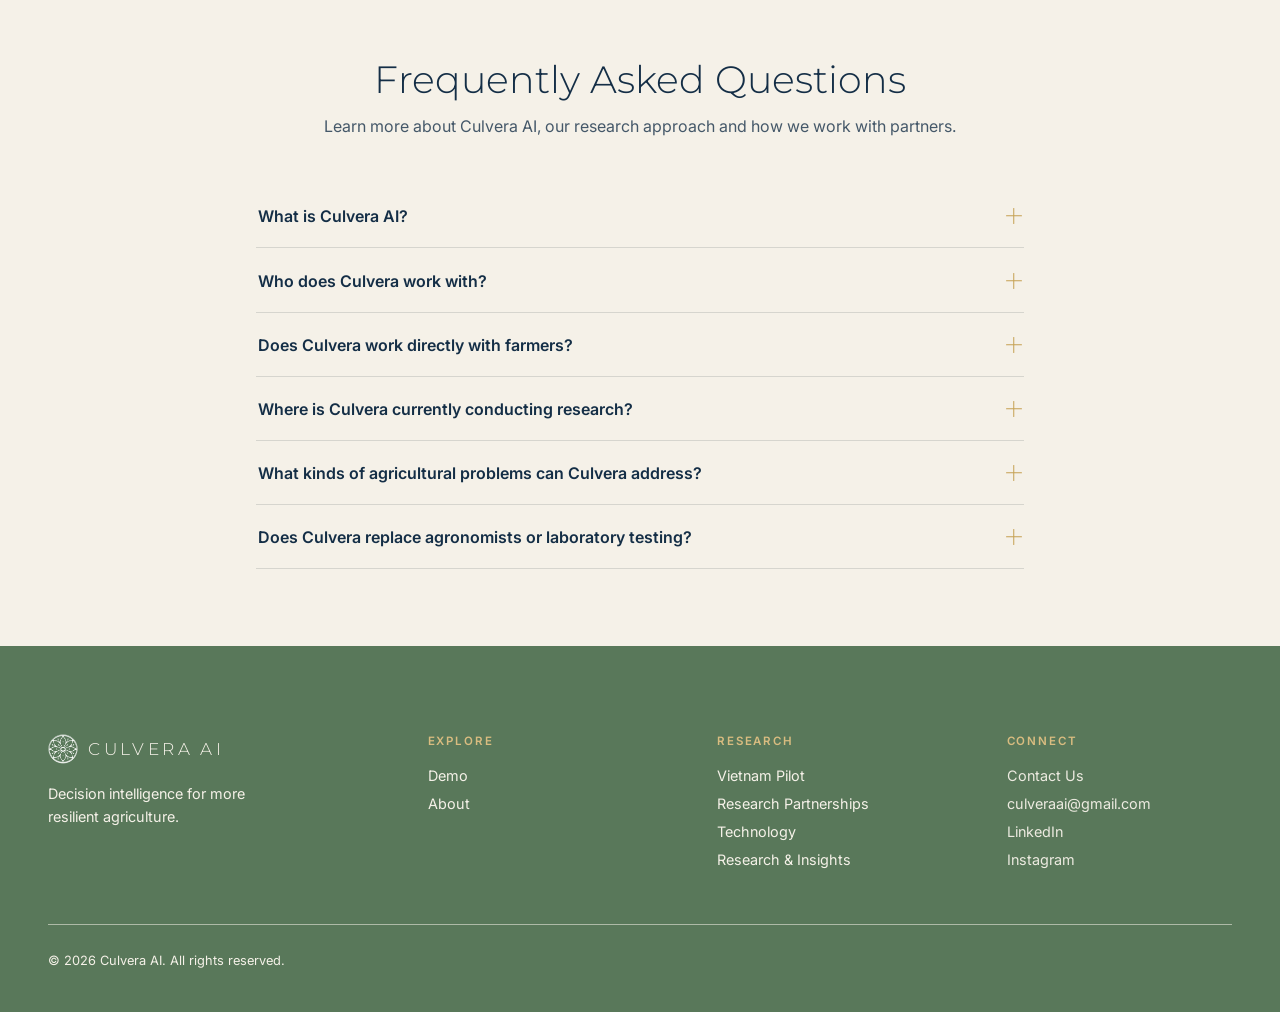
<file: contact.html>
<!DOCTYPE html>
<html lang="en">
<head>
  <meta charset="UTF-8" />
  <meta name="viewport" content="width=device-width, initial-scale=1.0" />
  <title>Contact Culvera AI | Agricultural Research & Partnerships</title>
  <meta
    name="description"
    content="Contact Culvera AI to discuss agricultural research collaborations, university partnerships, NGO projects and applied AI pilot opportunities."
  />
  <link rel="canonical" href="contact.html" />

  <link rel="preconnect" href="https://fonts.googleapis.com" />
  <link rel="preconnect" href="https://fonts.gstatic.com" crossorigin />
  <link
    href="https://fonts.googleapis.com/css2?family=Montserrat:wght@300;400;500&family=Inter:wght@400;500;600&display=swap"
    rel="stylesheet"
  />

  <link rel="stylesheet" href="css/variables.css" />
  <link rel="stylesheet" href="css/base.css" />
  <link rel="stylesheet" href="css/hero.css" />
  <link rel="stylesheet" href="css/footer.css" />
  <link rel="stylesheet" href="css/contact.css" />

  <!-- FAQPage structured data. Keep this in exact sync with the visible
       FAQ list further down the page — every answer here must match the
       visible text word-for-word. -->
  <script type="application/ld+json">
  {
    "@context": "https://schema.org",
    "@type": "FAQPage",
    "mainEntity": [
      {
        "@type": "Question",
        "name": "What is Culvera AI?",
        "acceptedAnswer": {
          "@type": "Answer",
          "text": "Culvera AI is an agricultural decision-intelligence platform designed to combine environmental, soil, satellite, farm and other relevant data to help agricultural stakeholders make more informed decisions."
        }
      },
      {
        "@type": "Question",
        "name": "Who does Culvera work with?",
        "acceptedAnswer": {
          "@type": "Answer",
          "text": "Culvera is developing partnerships with universities, researchers, NGOs, farmer organizations, public institutions and other organizations working directly on agricultural challenges."
        }
      },
      {
        "@type": "Question",
        "name": "Does Culvera work directly with farmers?",
        "acceptedAnswer": {
          "@type": "Answer",
          "text": "Culvera is designed to ultimately support farmers, but initial deployments are being developed through trusted local research and institutional partners rather than introducing the technology independently into farming communities."
        }
      },
      {
        "@type": "Question",
        "name": "Where is Culvera currently conducting research?",
        "acceptedAnswer": {
          "@type": "Answer",
          "text": "Culvera is currently exploring applied-research opportunities in Vietnam, including agricultural challenges affecting the Mekong Delta. Additional regions and use cases may be developed as the platform expands."
        }
      },
      {
        "@type": "Question",
        "name": "What kinds of agricultural problems can Culvera address?",
        "acceptedAnswer": {
          "@type": "Answer",
          "text": "Culvera's architecture is designed to combine multiple sources of data around specific agricultural problems. Potential applications include crop and yield intelligence, soil and input management, climate risk, salinity, crop-quality risks and other location-specific farming challenges."
        }
      },
      {
        "@type": "Question",
        "name": "Does Culvera replace agronomists or laboratory testing?",
        "acceptedAnswer": {
          "@type": "Answer",
          "text": "No. Culvera is intended to complement scientific expertise, field measurements and laboratory testing. The platform uses those sources as inputs and helps translate them into predictive and decision-support tools."
        }
      }
    ]
  }
  </script>
</head>
<body class="contact-page">

  <header class="site-header site-header--static">
    <a class="site-header__brand" href="index.html">
      <img
        class="site-header__logo"
        src="assets/images/logo-gold.png"
        alt=""
      />
      <span class="site-header__wordmark">CULVERA AI</span>
    </a>
    <nav class="site-header__nav" aria-label="Primary">
      <a href="demo.html">DEMO</a>
      <a href="about.html">ABOUT</a>
      <a href="research-insights/">RESEARCH</a>
      <a href="contact.html" aria-current="page">CONTACT</a>
    </nav>
  </header>

  <main>
    <!-- ================================================================
         Contact hero — editorial introduction
         ================================================================ -->
    <section class="contact-hero contact-section">
      <div class="contact-hero__inner contact-hero__inner--wide">
        <h1 class="contact-hero__title contact-hero__title--nowrap">Where better questions take root.</h1>
        <p class="contact-hero__body">
          We work with researchers, universities, NGOs, agricultural organizations
          and other partners interested in applying data and AI to real
          agricultural challenges.
        </p>
        <p class="contact-hero__links">
          See the <a href="demo.html">demo</a>, learn more
          <a href="about.html">about Culvera</a>, or explore our
          <a href="demo.html">research and technology</a>.
        </p>
      </div>
    </section>

    <!-- ================================================================
         Contact information + form
         ================================================================ -->
    <section class="contact-section" aria-labelledby="get-in-touch-heading">
      <div class="contact-grid">
        <div class="contact-info" data-reveal>
          <h2 class="contact-info__heading" id="get-in-touch-heading">Get in touch</h2>
          <p class="contact-info__body">
            Interested in a research collaboration, pilot project or partnership?
            We&rsquo;d be happy to hear from you.
          </p>

          <dl class="contact-info__list">
            <div>
              <dt>Email</dt>
              <dd><a href="mailto:culveraai@gmail.com">culveraai@gmail.com</a></dd>
            </div>
            <div>
              <dt>LinkedIn</dt>
              <dd><a href="https://www.linkedin.com/company/culveraai" target="_blank" rel="noopener">linkedin.com/company/culveraai</a></dd>
            </div>
            <div>
              <dt>Instagram</dt>
              <dd><a href="https://www.instagram.com/culveraai" target="_blank" rel="noopener">@culveraai</a></dd>
            </div>
          </dl>
        </div>

        <div data-reveal>
          <h2 class="visually-hidden">Contact form</h2>
          <form
            class="contact-form"
            data-contact-form
            name="contact"
            method="POST"
            data-netlify="true"
            netlify-honeypot="bot-field"
            novalidate
          >
            <input type="hidden" name="form-name" value="contact" />
            <p class="visually-hidden">
              <label>Don't fill this out if you're human: <input name="bot-field" tabindex="-1" autocomplete="off" /></label>
            </p>

            <div class="contact-form__row">
              <div class="form-field">
                <label for="firstName">First Name</label>
                <input type="text" id="firstName" name="firstName" autocomplete="given-name" required />
                <p class="form-field__error" data-error-for="firstName" role="alert"></p>
              </div>
              <div class="form-field">
                <label for="lastName">Last Name</label>
                <input type="text" id="lastName" name="lastName" autocomplete="family-name" required />
                <p class="form-field__error" data-error-for="lastName" role="alert"></p>
              </div>
            </div>

            <div class="contact-form__row">
              <div class="form-field">
                <label for="email">Email</label>
                <input type="email" id="email" name="email" autocomplete="email" required />
                <p class="form-field__error" data-error-for="email" role="alert"></p>
              </div>
              <div class="form-field">
                <label for="organization">
                  Organization <span class="form-field__optional">(optional)</span>
                </label>
                <input type="text" id="organization" name="organization" autocomplete="organization" />
                <p class="form-field__error" data-error-for="organization" role="alert"></p>
              </div>
            </div>

            <div class="form-field">
              <label for="role">
                Role / Position <span class="form-field__optional">(optional)</span>
              </label>
              <input type="text" id="role" name="role" autocomplete="organization-title" />
              <p class="form-field__error" data-error-for="role" role="alert"></p>
            </div>

            <div class="form-field">
              <label for="reason">Reason for contacting us</label>
              <select id="reason" name="reason" required>
                <option value="" disabled selected>Select a reason</option>
                <option value="research-collaboration">Research collaboration</option>
                <option value="university-partnership">University partnership</option>
                <option value="ngo-partnership">NGO / development partnership</option>
                <option value="pilot-project">Pilot project</option>
                <option value="government-inquiry">Government / institutional inquiry</option>
                <option value="investment">Investment</option>
                <option value="media">Media</option>
                <option value="other">Other</option>
              </select>
              <p class="form-field__error" data-error-for="reason" role="alert"></p>
            </div>

            <div class="form-field">
              <label for="message">Message</label>
              <textarea id="message" name="message" required></textarea>
              <p class="form-field__error" data-error-for="message" role="alert"></p>
            </div>

            <div class="contact-form__submit">
              <button type="submit" class="contact-form__button" data-submit-button>
                <span data-submit-label>Send inquiry</span>
              </button>
            </div>

            <p class="contact-form__status" data-form-status role="status" aria-live="polite"></p>
          </form>
        </div>
      </div>
    </section>

    <!-- ================================================================
         FAQ — static, crawlable markup. faq-accordion.js only adds the
         smooth expand/collapse animation on top of native <details>.
         ================================================================ -->
    <section class="contact-section faq-section" aria-labelledby="faq-heading">
      <h2 class="faq-section__heading" id="faq-heading">Frequently Asked Questions</h2>
      <p class="faq-section__intro">
        Learn more about Culvera AI, our research approach and how we work with partners.
      </p>

      <div class="faq-list" data-faq-accordion data-reveal-group>

        <details class="faq-item">
          <summary>
            <h3>What is Culvera AI?</h3>
            <span class="faq-item__icon" aria-hidden="true"></span>
          </summary>
          <div class="faq-item__answer">
            <p>Culvera AI is an agricultural decision-intelligence platform designed to combine environmental, soil, satellite, farm and other relevant data to help agricultural stakeholders make more informed decisions.</p>
          </div>
        </details>

        <details class="faq-item">
          <summary>
            <h3>Who does Culvera work with?</h3>
            <span class="faq-item__icon" aria-hidden="true"></span>
          </summary>
          <div class="faq-item__answer">
            <p>Culvera is developing partnerships with universities, researchers, NGOs, farmer organizations, public institutions and other organizations working directly on agricultural challenges.</p>
          </div>
        </details>

        <details class="faq-item">
          <summary>
            <h3>Does Culvera work directly with farmers?</h3>
            <span class="faq-item__icon" aria-hidden="true"></span>
          </summary>
          <div class="faq-item__answer">
            <p>Culvera is designed to ultimately support farmers, but initial deployments are being developed through trusted local research and institutional partners rather than introducing the technology independently into farming communities.</p>
          </div>
        </details>

        <details class="faq-item">
          <summary>
            <h3>Where is Culvera currently conducting research?</h3>
            <span class="faq-item__icon" aria-hidden="true"></span>
          </summary>
          <div class="faq-item__answer">
            <p>Culvera is currently exploring applied-research opportunities in Vietnam, including agricultural challenges affecting the Mekong Delta. Additional regions and use cases may be developed as the platform expands.</p>
          </div>
        </details>

        <details class="faq-item">
          <summary>
            <h3>What kinds of agricultural problems can Culvera address?</h3>
            <span class="faq-item__icon" aria-hidden="true"></span>
          </summary>
          <div class="faq-item__answer">
            <p>Culvera&rsquo;s architecture is designed to combine multiple sources of data around specific agricultural problems. Potential applications include crop and yield intelligence, soil and input management, climate risk, salinity, crop-quality risks and other location-specific farming challenges.</p>
          </div>
        </details>

        <details class="faq-item">
          <summary>
            <h3>Does Culvera replace agronomists or laboratory testing?</h3>
            <span class="faq-item__icon" aria-hidden="true"></span>
          </summary>
          <div class="faq-item__answer">
            <p>No. Culvera is intended to complement scientific expertise, field measurements and laboratory testing. The platform uses those sources as inputs and helps translate them into predictive and decision-support tools.</p>
          </div>
        </details>

      </div>
    </section>
  </main>

  <footer id="site-footer"></footer>

  <script type="module" src="js/contact-form.js"></script>
  <script type="module" src="js/faq-accordion.js"></script>
  <script type="module" src="js/footer.js"></script>
  <script type="module" src="js/scroll-reveal.js"></script>
</body>
</html>
</file>
<file: css/variables.css>
/* ==========================================================================
   Culvera AI — Design Tokens & Animation Constants
   --------------------------------------------------------------------------
   Every colour, easing curve and timing value used by the hero/header intro
   lives here. Nothing below is hard-coded elsewhere — tweak a number in this
   file and the whole sequence retimes itself (hero.js reads these at runtime
   via getComputedStyle, so JS and CSS never fall out of sync).
   ========================================================================== */

:root {
  /* ---------- Brand palette ---------- */
  --color-gold: #c5a052;
  --color-gold-bright: #d9bc80;
  --color-turquoise: #48c6c2;
  --color-sand: #ded5c4;
  --color-charcoal: #263238;
  --color-black: #0b0b0a;
  --color-ink: #14130f;

  /* Extended palette — footer, interior pages (contact, about, etc.) */
  --color-navy: #142e46;
  --color-navy-deep: #0e2033;
  --color-field-green: #59785a;
  --color-field-green-deep: #46603f;
  --color-ivory: #f5f1e8;
  --color-ivory-dim: rgba(245, 241, 232, 0.55); /* decorative use only — never body text */
  --color-neutral-warm: #e3dac6; /* muted warm neutral — image/photo placeholders only */

  /* ---------- Typography ----------
     Headings: Montserrat Light everywhere (brand wordmark included).
     Body/nav/UI text: Inter. */
  --font-heading: "Montserrat", -apple-system, "Helvetica Neue", Arial, sans-serif;
  --font-nav: "Inter", -apple-system, "Helvetica Neue", Arial, sans-serif;
  --wordmark-tracking: 0.28em;
  --nav-tracking: 0.18em;

  /* ---------- Easing ----------
     Cinematic, non-bouncy curves only. */
  --ease-out-cinematic: cubic-bezier(0.22, 1, 0.36, 1);
  --ease-in-out-cinematic: cubic-bezier(0.65, 0, 0.35, 1);

  /* ---------- Hero intro timeline ----------
     Every phase below is expressed as a duration. hero.js sums these to
     schedule the sequence, so reordering/retiming the show only ever
     requires editing values here. */

  /* Phase 1 — centered gold logo.
     Three distinct, independently-tunable sizes rather than one scale plus
     a derived multiplier, so "how small it starts", "how big it sits while
     visible", and "how big it grows before dissolving" can each be tuned
     on their own: */
  --hero-logo-fade-in: 1000ms;
  --hero-logo-hold: 550ms;
  --hero-logo-fade-out: 650ms;
  --hero-logo-scale-from: 0.28; /* initial, near-invisible size */
  --hero-logo-scale-to: 0.8; /* size while fully visible / holding */
  --hero-logo-scale-exit: 1.1; /* continues growing into this as it fades out */

  /* Phase 2 — "CULVERA AI" wordmark, gold -> white */
  --hero-wordmark-fade-in: 1100ms;
  --hero-wordmark-color-shift: 1300ms;
  --hero-wordmark-hold: 750ms;
  --hero-wordmark-scale-from: 0.92;
  --hero-wordmark-scale-to: 1;

  /* Phase 2b — tagline ("Farming intelligence for the decisions that
     matter."), same centered spot, fades in as the wordmark fades out */
  --hero-tagline-fade-in: 1000ms;
  --hero-tagline-hold: 900ms;

  /* Phase 3 — collapse into the permanent header */
  --hero-header-transition: 950ms;

  /* Misc */
  --hero-scrim-opacity: 0.28;
  --header-height: 88px;
  --auto-scroll-duration: 1100ms;

  /* ---------- Scroll-reveal + interaction motion ----------
     Shared by the [data-reveal] system (js/scroll-reveal.js) and every
     hover/press micro-interaction sitewide, so retiming the whole site's
     "feel" is still a matter of editing values here, not hunting through
     every CSS file. */
  --reveal-duration: 800ms;
  --reveal-distance: 22px;
  --reveal-stagger-step: 90ms;
  --hover-lift: -4px;
  --hover-duration: 320ms;
  --press-duration: 120ms;
}

/* Reduced-motion overrides: same structural sequence, none of the scale/
   glow drama, no forced auto-scroll. hero.js also reads this media query
   directly for the auto-scroll / scale-transform behaviour it controls
   in JS rather than CSS. */
@media (prefers-reduced-motion: reduce) {
  :root {
    --hero-logo-fade-in: 500ms;
    --hero-logo-hold: 300ms;
    --hero-logo-fade-out: 400ms;
    --hero-logo-scale-from: 1;
    --hero-logo-scale-to: 1;
    --hero-logo-scale-exit: 1;

    --hero-wordmark-fade-in: 450ms;
    --hero-wordmark-color-shift: 500ms;
    --hero-wordmark-hold: 300ms;
    --hero-wordmark-scale-from: 1;
    --hero-wordmark-scale-to: 1;

    --hero-tagline-fade-in: 400ms;
    --hero-tagline-hold: 300ms;

    --hero-header-transition: 400ms;

    --reveal-duration: 1ms;
    --reveal-distance: 0px;
    --reveal-stagger-step: 0ms;
    --hover-lift: 0px;
  }
}
</file>
<file: css/base.css>
/* ==========================================================================
   Culvera AI — Base / Reset
   ========================================================================== */

*,
*::before,
*::after {
  box-sizing: border-box;
}

html,
body {
  margin: 0;
  padding: 0;
  width: 100%;
  overflow-x: hidden;
}

body {
  background: var(--color-black);
  color: var(--color-ink);
  font-family: var(--font-nav);
  -webkit-font-smoothing: antialiased;
  text-rendering: optimizeLegibility;
}

img {
  max-width: 100%;
  display: block;
}

a {
  color: inherit;
  text-decoration: none;
}

/* Visually-hidden but still available to assistive tech */
.visually-hidden {
  position: absolute;
  width: 1px;
  height: 1px;
  padding: 0;
  margin: -1px;
  overflow: hidden;
  clip: rect(0, 0, 0, 0);
  white-space: nowrap;
  border: 0;
}

/* ==========================================================================
   Scroll reveal (sitewide)
   --------------------------------------------------------------------------
   js/scroll-reveal.js adds .is-visible the first time a [data-reveal]
   element enters the viewport. A [data-reveal-group] wrapper staggers its
   children via --reveal-index, which the script sets per child. Timing
   lives in css/variables.css (collapsed to ~0 under reduced motion, so this
   degrades to "just visible" rather than skipped/broken).
   ========================================================================== */

[data-reveal] {
  opacity: 0;
  transform: translateY(var(--reveal-distance));
  transition:
    opacity var(--reveal-duration) var(--ease-out-cinematic),
    transform var(--reveal-duration) var(--ease-out-cinematic);
  transition-delay: calc(var(--reveal-index, 0) * var(--reveal-stagger-step));
  will-change: opacity, transform;
}

[data-reveal].is-visible {
  opacity: 1;
  transform: none;
}

/* Photography gets a touch more presence on the way in — a gentle settle
   rather than the plain rise used for text/cards. */
[data-reveal="media"] {
  transform: translateY(calc(var(--reveal-distance) * 0.6)) scale(1.035);
}
</file>
<file: css/hero.css>
/* ==========================================================================
   Culvera AI — Hero / Header Intro
   --------------------------------------------------------------------------
   Visual states are driven entirely by a single attribute, [data-hero-stage],
   set on <body> by js/hero.js. Nothing here animates on its own timer — CSS
   only reacts to the current stage, so the whole show can be re-sequenced
   from hero.js without ever touching this file.

   Stages, in order:
     initial        -> nothing but video is visible
     logo           -> centered gold logo fades/scales in, then holds
     logo-out       -> logo fades out (continues a slight scale-up)
     wordmark-gold  -> "CULVERA AI" fades in, centered, in brand gold
     wordmark-white -> wordmark shifts colour from gold to white, then holds
     tagline        -> wordmark fades out; the tagline fades in, centered
     header         -> tagline fades out; header brand + nav fade in
     done           -> resting state, identical visually to "header"
   ========================================================================== */

/* ---------------------------------------------------------------------- */
/* Hero section                                                            */
/* ---------------------------------------------------------------------- */

.hero {
  position: relative;
  width: 100%;
  height: 100vh;
  min-height: 100vh;
  overflow: hidden;
  /* A 48px-wide copy of the video's first frame, inlined so it paints with
     the very first render (no download). It shows, softly upscaled, for
     the moment before the poster image (index.html) or the video arrive,
     so the page never opens on a black screen. Regenerate it if the
     video's opening shot changes. */
  background: var(--color-black) url("[data-uri]") center / cover no-repeat;
}

.hero__video {
  position: absolute;
  inset: 0;
  width: 100%;
  height: 100%;
  object-fit: cover;
  object-position: center;
  z-index: 0;
}

/* Never show native media chrome on the background video — in particular
   the large play button iOS Safari overlays when autoplay is deferred. */
.hero__video::-webkit-media-controls,
.hero__video::-webkit-media-controls-panel,
.hero__video::-webkit-media-controls-overlay-play-button,
.hero__video::-webkit-media-controls-start-playback-button {
  display: none !important;
  -webkit-appearance: none;
}

/* Soft gradient so the centered wordmark / header stay legible over bright
   footage. Kept subtle — this is not meant to darken the video materially. */
.hero__scrim {
  position: absolute;
  inset: 0;
  z-index: 1;
  pointer-events: none;
  background: linear-gradient(
    to bottom,
    rgba(0, 0, 0, calc(var(--hero-scrim-opacity) * 0.9)) 0%,
    rgba(0, 0, 0, calc(var(--hero-scrim-opacity) * 0.35)) 28%,
    rgba(0, 0, 0, calc(var(--hero-scrim-opacity) * 0.35)) 72%,
    rgba(0, 0, 0, calc(var(--hero-scrim-opacity) * 0.9)) 100%
  );
}

/* ---------------------------------------------------------------------- */
/* Centerstage: logo + wordmark share one dead-center anchor point         */
/* ---------------------------------------------------------------------- */

.hero__centerstage {
  position: absolute;
  inset: 0;
  z-index: 2;
  display: flex;
  align-items: center;
  justify-content: center;
  pointer-events: none;
}

.hero__logo,
.hero__wordmark,
.hero__tagline {
  position: absolute;
  top: 50%;
  left: 50%;
  will-change: opacity, transform;
}

.hero__logo {
  width: min(22vw, 180px);
  min-width: 96px;
  transform: translate(-50%, -50%) scale(var(--hero-logo-scale-from));
  opacity: 0;
  transition:
    opacity var(--hero-logo-fade-out) var(--ease-out-cinematic),
    transform var(--hero-logo-fade-out) var(--ease-out-cinematic);
}

body[data-hero-stage="logo"] .hero__logo {
  opacity: 1;
  transform: translate(-50%, -50%) scale(var(--hero-logo-scale-to));
  transition:
    opacity var(--hero-logo-fade-in) var(--ease-out-cinematic),
    transform var(--hero-logo-fade-in) var(--ease-out-cinematic);
}

/* logo-out and every stage after it: hidden, having drifted slightly larger */
body[data-hero-stage="logo-out"] .hero__logo,
body[data-hero-stage="wordmark-gold"] .hero__logo,
body[data-hero-stage="wordmark-white"] .hero__logo,
body[data-hero-stage="header"] .hero__logo,
body[data-hero-stage="done"] .hero__logo {
  opacity: 0;
  transform: translate(-50%, -50%) scale(var(--hero-logo-scale-exit));
}

.hero__wordmark {
  font-family: var(--font-heading);
  font-weight: 300;
  font-size: clamp(2.1rem, 5.5vw, 4.25rem);
  letter-spacing: var(--wordmark-tracking);
  white-space: nowrap;
  color: var(--color-gold);
  opacity: 0;
  transform: translate(-50%, -50%) scale(var(--hero-wordmark-scale-from));
  transition:
    opacity var(--hero-header-transition) var(--ease-out-cinematic),
    transform var(--hero-header-transition) var(--ease-out-cinematic),
    color var(--hero-wordmark-color-shift) var(--ease-in-out-cinematic);
}

body[data-hero-stage="wordmark-gold"] .hero__wordmark {
  opacity: 1;
  color: var(--color-gold);
  transform: translate(-50%, -50%) scale(var(--hero-wordmark-scale-to));
  transition:
    opacity var(--hero-wordmark-fade-in) var(--ease-out-cinematic),
    transform var(--hero-wordmark-fade-in) var(--ease-out-cinematic);
}

body[data-hero-stage="wordmark-white"] .hero__wordmark {
  opacity: 1;
  color: var(--color-ivory);
  transform: translate(-50%, -50%) scale(var(--hero-wordmark-scale-to));
  transition: color var(--hero-wordmark-color-shift) var(--ease-in-out-cinematic);
}

/* tagline and every stage after it: wordmark dissolves back out, mirroring
   the logo's exit */
body[data-hero-stage="tagline"] .hero__wordmark,
body[data-hero-stage="header"] .hero__wordmark,
body[data-hero-stage="done"] .hero__wordmark {
  opacity: 0;
  color: var(--color-ivory);
  transform: translate(-50%, -50%) scale(calc(var(--hero-wordmark-scale-to) * 1.06));
  transition:
    opacity var(--hero-tagline-fade-in) var(--ease-out-cinematic),
    transform var(--hero-tagline-fade-in) var(--ease-out-cinematic);
}

/* The tagline shares the wordmark's exact centered spot and fades in as
   the wordmark fades out. */
.hero__tagline {
  font-family: var(--font-heading);
  font-weight: 300;
  font-size: clamp(1.2rem, 3vw, 1.9rem);
  line-height: 1.35;
  letter-spacing: 0.01em;
  color: var(--color-ivory);
  text-align: center;
  max-width: min(90vw, 40rem);
  opacity: 0;
  transform: translate(-50%, -50%) scale(0.97);
  transition:
    opacity var(--hero-header-transition) var(--ease-out-cinematic),
    transform var(--hero-header-transition) var(--ease-out-cinematic);
}

body[data-hero-stage="tagline"] .hero__tagline {
  opacity: 1;
  transform: translate(-50%, -50%) scale(1);
  transition:
    opacity var(--hero-tagline-fade-in) var(--ease-out-cinematic),
    transform var(--hero-tagline-fade-in) var(--ease-out-cinematic);
}

/* ---------------------------------------------------------------------- */
/* Permanent header (brand mark + nav)                                     */
/* ---------------------------------------------------------------------- */

.site-header {
  position: fixed;
  top: 0;
  left: 0;
  right: 0;
  z-index: 10;
  height: var(--header-height);
  display: flex;
  align-items: center;
  justify-content: space-between;
  padding: 0 clamp(1.25rem, 4vw, 3rem);
  background: transparent;
}

/* The header is visible and clickable from page load, including while
   the hero intro plays; the intro only animates the centred logo,
   wordmark and tagline. */

.site-header__brand {
  display: flex;
  align-items: center;
  gap: 0.75rem;
  text-decoration: none;
  color: inherit;
  transition: opacity 220ms var(--ease-out-cinematic);
}

.site-header__brand:hover,
.site-header__brand:focus-visible {
  opacity: 0.85;
}

.site-header__logo {
  width: 34px;
  height: 34px;
}

.site-header__wordmark {
  font-family: var(--font-heading);
  font-weight: 300;
  font-size: 1.15rem;
  letter-spacing: 0.22em;
  color: var(--color-ivory);
  white-space: nowrap;
}

.site-header__nav {
  display: flex;
  align-items: center;
  gap: clamp(1.25rem, 3vw, 2.5rem);
}

.site-header__nav a {
  position: relative;
  display: inline-block;
  padding-bottom: 0.3rem;
  font-family: var(--font-nav);
  font-size: 0.78rem;
  font-weight: 500;
  letter-spacing: var(--nav-tracking);
  color: var(--color-ivory);
  opacity: 0.9;
  transition: opacity 220ms var(--ease-out-cinematic);
}

.site-header__nav a::after {
  content: "";
  position: absolute;
  left: 0;
  bottom: 0;
  width: 100%;
  height: 1px;
  background: currentColor;
  transform: scaleX(0);
  transform-origin: right;
  transition: transform 280ms var(--ease-out-cinematic);
}

.site-header__nav a:hover,
.site-header__nav a:focus-visible {
  opacity: 1;
}

.site-header__nav a:hover::after,
.site-header__nav a:focus-visible::after,
.site-header__nav a[aria-current="page"]::after {
  transform: scaleX(1);
  transform-origin: left;
}

@media (max-width: 560px) {
  .site-header__wordmark {
    font-size: 0.95rem;
  }
  .site-header__nav {
    gap: 1rem;
  }
  .site-header__nav a {
    font-size: 0.68rem;
  }
}

/* Below ~480px there isn't room for brand + full nav on one line without
   crowding or wrapping mid-word — stack into two centered rows instead of
   shrinking type past legibility. */
@media (max-width: 480px) {
  .site-header {
    flex-wrap: wrap;
    justify-content: center;
    row-gap: 0.5rem;
    height: auto;
    padding-top: 0.85rem;
    padding-bottom: 0.85rem;
  }

  .site-header__brand {
    order: 1;
  }

  .site-header__nav {
    order: 2;
    width: 100%;
    justify-content: center;
  }
}
</file>
<file: css/footer.css>
/* ==========================================================================
   Culvera AI — Global Footer
   --------------------------------------------------------------------------
   Rendered by js/footer.js from js/footer-data.js into <footer id="site-footer">.
   Field Green background, Warm Ivory text, gold reserved for small accents
   and hover states only — restrained, editorial, not a generic SaaS footer.
   ========================================================================== */

.site-footer {
  background: var(--color-field-green);
  color: var(--color-ivory);
}

.site-footer__inner {
  max-width: 1320px;
  margin: 0 auto;
  padding: clamp(3.5rem, 7vw, 5.5rem) clamp(1.5rem, 4vw, 3rem) clamp(2rem, 4vw, 2.75rem);
}

.site-footer__top {
  display: grid;
  grid-template-columns: 1.4fr 1fr 1fr 1fr;
  gap: clamp(2.5rem, 5vw, 4rem);
}

/* ---------------------------------------------------------------------- */
/* Brand column                                                            */
/* ---------------------------------------------------------------------- */

.site-footer__brand {
  display: inline-flex;
  align-items: center;
  gap: 0.65rem;
  margin-bottom: 1.1rem;
}

.site-footer__logo {
  width: 30px;
  height: 30px;
}

.site-footer__wordmark {
  font-family: var(--font-heading);
  font-weight: 300;
  font-size: 1.05rem;
  letter-spacing: 0.2em;
  color: var(--color-ivory);
}

.site-footer__tagline {
  font-family: var(--font-nav);
  font-size: 0.9rem;
  line-height: 1.6;
  color: var(--color-ivory);
  max-width: 26ch;
  margin: 0;
}

/* ---------------------------------------------------------------------- */
/* Link columns                                                            */
/* ---------------------------------------------------------------------- */

.site-footer__heading {
  font-family: var(--font-nav);
  font-size: 0.72rem;
  font-weight: 600;
  letter-spacing: 0.16em;
  text-transform: uppercase;
  color: var(--color-gold-bright);
  margin: 0 0 1.15rem;
}

.site-footer__list {
  list-style: none;
  margin: 0;
  padding: 0;
  display: flex;
  flex-direction: column;
  gap: 0.7rem;
}

.site-footer__list a,
.site-footer__list li {
  font-family: var(--font-nav);
  font-size: 0.9rem;
  color: var(--color-ivory);
}

.site-footer__list a {
  transition: color 220ms var(--ease-out-cinematic);
}

.site-footer__list a:hover,
.site-footer__list a:focus-visible {
  color: var(--color-gold-bright);
}

.site-footer__col--contact .site-footer__list li {
  opacity: 0.95;
}

/* ---------------------------------------------------------------------- */
/* Divider + bottom bar                                                    */
/* ---------------------------------------------------------------------- */

.site-footer__divider {
  height: 1px;
  background: var(--color-ivory-dim);
  margin: clamp(2.5rem, 5vw, 3.5rem) 0 1.75rem;
}

.site-footer__bottom {
  display: flex;
  align-items: center;
  justify-content: space-between;
  gap: 1.5rem;
  flex-wrap: wrap;
}

.site-footer__copyright {
  font-family: var(--font-nav);
  font-size: 0.8rem;
  color: var(--color-ivory);
  margin: 0;
}

.site-footer__legal {
  display: flex;
  gap: 1.5rem;
}

.site-footer__legal a {
  font-family: var(--font-nav);
  font-size: 0.8rem;
  color: var(--color-ivory);
  transition: color 220ms var(--ease-out-cinematic);
}

.site-footer__legal a:hover,
.site-footer__legal a:focus-visible {
  color: var(--color-gold-bright);
}

/* ---------------------------------------------------------------------- */
/* Responsive                                                              */
/* ---------------------------------------------------------------------- */

@media (max-width: 900px) {
  .site-footer__top {
    grid-template-columns: 1fr 1fr;
    row-gap: 2.75rem;
  }
  .site-footer__col--brand {
    grid-column: 1 / -1;
  }
}

@media (max-width: 560px) {
  .site-footer__top {
    grid-template-columns: 1fr;
    row-gap: 2.5rem;
  }
  .site-footer__bottom {
    flex-direction: column;
    align-items: flex-start;
    gap: 1rem;
  }
}
</file>
<file: css/contact.css>
/* ==========================================================================
   Culvera AI — Contact page
   --------------------------------------------------------------------------
   Warm Ivory ground, Deep Navy typography, Field Green as a secondary
   accent, gold reserved for small details (eyebrow, focus rings, markers).
   Restrained: thin dividers, understated inputs, no cards, no gradients.
   ========================================================================== */

body.contact-page {
  background: var(--color-ivory);
  color: var(--color-navy);
}

.contact-page main {
  padding-top: var(--header-height);
}

/* ---------------------------------------------------------------------- */
/* Static header variant — same markup/classes as the hero header, just   */
/* always visible and recoloured for a light, non-video background.        */
/* (hero.css is left untouched; this is additive, page-scoped.)            */
/* ---------------------------------------------------------------------- */

.site-header--static {
  position: sticky;
  background: rgba(245, 241, 232, 0.92);
  backdrop-filter: blur(6px);
  border-bottom: 1px solid rgba(30, 42, 53, 0.08);
}

.site-header--static .site-header__brand,
.site-header--static .site-header__nav {
  opacity: 1;
  transform: none;
  transition: none;
}

.site-header--static .site-header__wordmark {
  color: var(--color-navy);
}

.site-header--static .site-header__nav a {
  color: var(--color-navy);
  opacity: 1;
}

.site-header--static .site-header__nav a:hover,
.site-header--static .site-header__nav a:focus-visible {
  color: var(--color-field-green-deep);
}

.site-header--static .site-header__nav a[aria-current="page"] {
  color: var(--color-gold);
}

/* ---------------------------------------------------------------------- */
/* Section shell                                                           */
/* ---------------------------------------------------------------------- */

.contact-section {
  max-width: 1320px;
  margin: 0 auto;
  padding: clamp(3rem, 6vw, 5rem) clamp(1.5rem, 4vw, 3rem);
}

/* ---------------------------------------------------------------------- */
/* About page — full-bleed photo hero with overlaid text                   */
/* ---------------------------------------------------------------------- */

.about-photo-hero {
  position: relative;
  width: 100%;
  min-height: 85vh;
  display: flex;
  align-items: center;
  justify-content: center;
  overflow: hidden;
}

.about-photo-hero__media {
  position: absolute;
  inset: 0;
}

.about-photo-hero__media img {
  width: 100%;
  height: 100%;
  object-fit: cover;
  display: block;
}

.about-photo-hero__scrim {
  position: absolute;
  inset: 0;
  background: linear-gradient(
    to bottom,
    rgba(14, 32, 51, 0.75) 0%,
    rgba(14, 32, 51, 0.4) 45%,
    rgba(14, 32, 51, 0.75) 100%
  );
}

.about-photo-hero__content {
  position: relative;
  z-index: 1;
  max-width: 66rem;
  text-align: center;
  padding: clamp(6rem, 12vw, 9rem) clamp(1.5rem, 4vw, 3rem);
}

.about-photo-hero__eyebrow {
  font-family: var(--font-nav);
  font-size: 0.78rem;
  font-weight: 600;
  letter-spacing: var(--nav-tracking);
  color: var(--color-gold-bright);
  margin: 0 0 1.25rem;
}

.about-photo-hero__title {
  font-family: var(--font-heading);
  font-weight: 300;
  font-size: clamp(2.2rem, 4.8vw, 3.4rem);
  line-height: 1.15;
  color: var(--color-ivory);
  margin: 0 0 1.5rem;
}

.about-photo-hero__body {
  font-family: var(--font-nav);
  font-size: 1.05rem;
  line-height: 1.7;
  color: var(--color-ivory);
  opacity: 0.92;
  margin: 0 auto 1.25rem;
  max-width: 46rem;
}

.about-photo-hero__body:last-child {
  margin-bottom: 0;
}

/* ---------------------------------------------------------------------- */
/* Contact hero / editorial intro                                          */
/* ---------------------------------------------------------------------- */

.contact-hero {
  padding-top: clamp(4.5rem, 9vw, 7rem);
  padding-bottom: clamp(2rem, 4vw, 3rem);
  text-align: center;
}

.contact-hero__inner {
  max-width: 66rem;
  margin: 0 auto;
}

.contact-hero__eyebrow {
  font-family: var(--font-nav);
  font-size: 0.78rem;
  font-weight: 600;
  letter-spacing: var(--nav-tracking);
  color: var(--color-gold);
  margin: 0 0 1.25rem;
}

.contact-hero__title {
  font-family: var(--font-heading);
  font-weight: 300;
  font-size: clamp(2.2rem, 4.8vw, 3.4rem);
  line-height: 1.15;
  color: var(--color-navy);
  margin: 0 0 1.5rem;
}

/* Contact page heading — sized/widened to stay on one line on any screen
   roomy enough for a heading this size at all; still wraps gracefully on
   the smallest phones rather than overflowing. */
.contact-hero__title--nowrap {
  font-size: clamp(1.5rem, 4.4vw, 2.9rem);
}

.contact-hero__inner--wide {
  max-width: 54rem;
}

@media (min-width: 540px) {
  .contact-hero__title--nowrap {
    white-space: nowrap;
  }
}

.contact-hero__body {
  font-family: var(--font-nav);
  font-size: 1.05rem;
  line-height: 1.7;
  color: var(--color-navy);
  opacity: 0.82;
  margin: 0 auto;
  max-width: 46rem;
}

.contact-hero__links {
  font-family: var(--font-nav);
  font-size: 0.92rem;
  color: var(--color-navy);
  opacity: 0.75;
  margin: 1.75rem 0 0;
}

.contact-hero__links a {
  color: var(--color-field-green-deep);
  text-underline-offset: 3px;
  text-decoration: underline;
  text-decoration-color: rgba(89, 120, 90, 0.35);
}

.contact-hero__links a:hover,
.contact-hero__links a:focus-visible {
  color: var(--color-gold);
  text-decoration-color: currentColor;
}

/* ---------------------------------------------------------------------- */
/* Contact info + form — two columns                                       */
/* ---------------------------------------------------------------------- */

.contact-grid {
  display: grid;
  grid-template-columns: minmax(0, 0.85fr) minmax(0, 1.15fr);
  gap: clamp(3rem, 6vw, 5.5rem);
  align-items: start;
}

.contact-info__heading {
  font-family: var(--font-heading);
  font-weight: 300;
  font-size: clamp(1.6rem, 3vw, 2rem);
  color: var(--color-navy);
  margin: 0 0 1rem;
}

.contact-info__body {
  font-family: var(--font-nav);
  font-size: 0.98rem;
  line-height: 1.7;
  color: var(--color-navy);
  opacity: 0.82;
  margin: 0 0 2.25rem;
  max-width: 34rem;
}

.contact-info__list {
  display: grid;
  gap: 1.5rem;
  margin: 0 0 2rem;
  padding: 0;
}

.contact-info__list dt {
  font-family: var(--font-nav);
  font-size: 0.72rem;
  font-weight: 600;
  letter-spacing: 0.14em;
  text-transform: uppercase;
  color: var(--color-field-green-deep);
  margin: 0 0 0.3rem;
}

.contact-info__list dd {
  font-family: var(--font-nav);
  font-size: 1.02rem;
  color: var(--color-navy);
  margin: 0;
}

.contact-info__list a {
  color: var(--color-navy);
  border-bottom: 1px solid rgba(30, 42, 53, 0.25);
  transition: color 220ms var(--ease-out-cinematic), border-color 220ms var(--ease-out-cinematic);
}

.contact-info__list a:hover,
.contact-info__list a:focus-visible {
  color: var(--color-gold);
  border-color: currentColor;
}

.contact-info__note {
  font-family: var(--font-nav);
  font-size: 0.85rem;
  color: var(--color-navy);
  opacity: 0.6;
  padding-top: 1.5rem;
  border-top: 1px solid rgba(30, 42, 53, 0.12);
}

/* ---------------------------------------------------------------------- */
/* Form                                                                    */
/* ---------------------------------------------------------------------- */

.contact-form {
  display: grid;
  gap: 1.4rem;
}

.contact-form__row {
  display: grid;
  grid-template-columns: 1fr 1fr;
  gap: 1.4rem;
}

.form-field {
  display: flex;
  flex-direction: column;
  gap: 0.5rem;
}

.form-field label {
  font-family: var(--font-nav);
  font-size: 0.78rem;
  font-weight: 600;
  letter-spacing: 0.06em;
  color: var(--color-navy);
}

.form-field .form-field__optional {
  font-weight: 400;
  opacity: 0.55;
  text-transform: none;
  letter-spacing: 0;
}

.form-field input,
.form-field select,
.form-field textarea {
  font-family: var(--font-nav);
  font-size: 0.98rem;
  color: var(--color-navy);
  background: transparent;
  border: 1px solid rgba(30, 42, 53, 0.28);
  border-radius: 4px;
  padding: 0.75rem 0.9rem;
  transition: border-color 200ms var(--ease-out-cinematic), box-shadow 200ms var(--ease-out-cinematic);
}

.form-field textarea {
  resize: vertical;
  min-height: 8.5rem;
}

.form-field input::placeholder,
.form-field textarea::placeholder {
  color: rgba(30, 42, 53, 0.4);
}

.form-field input:hover,
.form-field select:hover,
.form-field textarea:hover {
  border-color: rgba(30, 42, 53, 0.45);
}

.form-field input:focus-visible,
.form-field select:focus-visible,
.form-field textarea:focus-visible {
  outline: none;
  border-color: var(--color-gold);
  box-shadow: 0 0 0 3px rgba(205, 164, 94, 0.18);
}

.form-field input[aria-invalid="true"],
.form-field select[aria-invalid="true"],
.form-field textarea[aria-invalid="true"] {
  border-color: #b0453a;
}

.form-field__error {
  min-height: 1.1em;
  font-family: var(--font-nav);
  font-size: 0.8rem;
  color: #b0453a;
}

.contact-form__submit {
  display: flex;
  align-items: center;
  gap: 1.25rem;
  margin-top: 0.5rem;
}

.contact-form__button {
  font-family: var(--font-nav);
  font-size: 0.82rem;
  font-weight: 600;
  letter-spacing: 0.14em;
  text-transform: uppercase;
  color: var(--color-ivory);
  background: var(--color-navy);
  border: none;
  border-radius: 4px;
  padding: 0.95rem 2.1rem;
  cursor: pointer;
  transition: background var(--hover-duration) var(--ease-out-cinematic), transform var(--hover-duration) var(--ease-out-cinematic), box-shadow var(--hover-duration) var(--ease-out-cinematic);
}

.contact-form__button:hover,
.contact-form__button:focus-visible {
  background: var(--color-field-green-deep);
  transform: translateY(var(--hover-lift));
  box-shadow: 0 14px 28px -18px rgba(20, 46, 70, 0.5);
}

.contact-form__button:active {
  transform: translateY(calc(var(--hover-lift) * 0.35));
  transition-duration: var(--press-duration);
}

.contact-form__button:disabled {
  cursor: progress;
  opacity: 0.75;
  transform: none;
  box-shadow: none;
}

.contact-form__status {
  font-family: var(--font-nav);
  font-size: 0.88rem;
  min-height: 1.4em;
}

.contact-form__status[data-tone="success"] {
  color: var(--color-field-green-deep);
}

.contact-form__status[data-tone="error"] {
  color: #b0453a;
}

@media (max-width: 900px) {
  .contact-grid {
    grid-template-columns: 1fr;
    gap: 3rem;
  }
}

@media (max-width: 560px) {
  .contact-form__row {
    grid-template-columns: 1fr;
  }
}

/* ---------------------------------------------------------------------- */
/* FAQ                                                                     */
/* ---------------------------------------------------------------------- */

.faq-section {
  border-top: 1px solid rgba(30, 42, 53, 0.12);
}

.faq-section__heading {
  font-family: var(--font-heading);
  font-weight: 300;
  font-size: clamp(1.8rem, 3.5vw, 2.4rem);
  color: var(--color-navy);
  margin: 0 0 0.85rem;
  text-align: center;
}

.faq-section__intro {
  font-family: var(--font-nav);
  font-size: 1rem;
  color: var(--color-navy);
  opacity: 0.78;
  text-align: center;
  max-width: 46rem;
  margin: 0 auto 3rem;
}

.faq-list {
  max-width: 48rem;
  margin: 0 auto;
  display: flex;
  flex-direction: column;
}

.faq-item {
  border-bottom: 1px solid rgba(30, 42, 53, 0.14);
}

.faq-item summary {
  list-style: none;
  cursor: pointer;
  display: flex;
  align-items: center;
  justify-content: space-between;
  gap: 1.5rem;
  padding: 1.35rem 0.15rem;
  border-radius: 4px;
  transition: padding-left var(--hover-duration) var(--ease-out-cinematic), background var(--hover-duration) var(--ease-out-cinematic);
}

.faq-item summary:hover,
.faq-item summary:focus-visible {
  padding-left: 0.6rem;
  background: rgba(197, 160, 82, 0.06);
}

.faq-item summary:focus-visible {
  outline: 2px solid var(--color-gold);
  outline-offset: -2px;
}

.faq-item summary::-webkit-details-marker {
  display: none;
}

.faq-item summary h3 {
  font-family: var(--font-nav);
  font-size: 1rem;
  font-weight: 600;
  color: var(--color-navy);
  margin: 0;
}

.faq-item__icon {
  flex: none;
  width: 1rem;
  height: 1rem;
  position: relative;
}

.faq-item__icon::before,
.faq-item__icon::after {
  content: "";
  position: absolute;
  background: var(--color-gold);
  border-radius: 1px;
  transition: transform 260ms var(--ease-in-out-cinematic);
}

.faq-item__icon::before {
  top: 50%;
  left: 0;
  width: 100%;
  height: 1.5px;
  transform: translateY(-50%);
}

.faq-item__icon::after {
  left: 50%;
  top: 0;
  height: 100%;
  width: 1.5px;
  transform: translateX(-50%);
}

.faq-item[open] .faq-item__icon::after {
  transform: translateX(-50%) rotate(90deg) scaleY(0);
}

.faq-item__answer p {
  font-family: var(--font-nav);
  font-size: 0.95rem;
  line-height: 1.7;
  color: var(--color-navy);
  opacity: 0.82;
  margin: 0;
  padding: 0 0.15rem 1.5rem;
  max-width: 48rem;
}
</file>
<file: css/about-sections.css>
/* ==========================================================================
   Culvera AI — "About the company" sections
   --------------------------------------------------------------------------
   Shared by the homepage (directly below the hero) and the About page.
   Rendered by js/components/why-culvera.js, why-vietnam.js, goals-section.js,
   tech-statement.js and founder-grid.js from js/data/*.js.

   Warm Ivory throughout, Deep Navy for type, Field Green + Gold reserved
   for small accents. No cards, no gradients — rhythm comes from generous
   spacing, a consistent content width, and thin dividers between sections.
   ========================================================================== */

.why-culvera-section,
.why-vietnam-section,
.goals-section,
.tech-statement,
.founders-section {
  background: var(--color-ivory);
}

.section-inner {
  max-width: 1320px;
  margin: 0 auto;
  padding-left: clamp(1.5rem, 4vw, 3rem);
  padding-right: clamp(1.5rem, 4vw, 3rem);
}

.eyebrow {
  font-family: var(--font-nav);
  font-size: 0.78rem;
  font-weight: 600;
  letter-spacing: var(--nav-tracking);
  color: var(--color-gold);
  margin: 0 0 1.25rem;
}

/* ---------------------------------------------------------------------- */
/* Why Culvera — centered editorial intro                                  */
/* ---------------------------------------------------------------------- */

.why-culvera-section {
  padding: clamp(5rem, 10vw, 8rem) 0 clamp(4rem, 8vw, 6rem);
  text-align: center;
}

.why-culvera__inner {
  max-width: 54rem;
}

.why-culvera-section .eyebrow {
  text-align: center;
}

.why-culvera__heading {
  font-family: var(--font-heading);
  font-weight: 300;
  font-size: clamp(2rem, 4.5vw, 3rem);
  line-height: 1.2;
  color: var(--color-navy);
  margin: 0 0 2.25rem;
}

.why-culvera__body {
  display: grid;
  gap: 1.4rem;
  text-align: left;
}

.why-culvera__body p {
  font-family: var(--font-nav);
  font-size: 1.02rem;
  line-height: 1.75;
  color: var(--color-navy);
  opacity: 0.82;
  margin: 0;
}

/* Make Culvera's short standalone line ("...help close that gap.") read as
   its own beat rather than blending into the paragraph above/below it. */
.why-culvera__body p:nth-child(2) {
  font-family: var(--font-heading);
  font-size: 1.25rem;
  color: var(--color-field-green-deep);
  opacity: 1;
  text-align: center;
  margin: 0.5rem 0;
}

/* ---------------------------------------------------------------------- */
/* Why Vietnam — full-width heading, small photo left / centered copy right */
/* ---------------------------------------------------------------------- */

.why-vietnam-section {
  padding: clamp(4rem, 8vw, 6rem) 0;
  border-top: 1px solid rgba(30, 42, 53, 0.1);
}

/* Sized to its content (fixed photo width + a capped text width) rather
   than stretched across the full section, then centered as one block —
   that's what keeps the gap from the left screen edge to the photo equal
   to the gap from the right screen edge to the text, instead of the text
   column stretching to fill leftover space on one side only. */
.why-vietnam__grid {
  display: grid;
  grid-template-columns: 16rem minmax(0, 48rem);
  gap: clamp(2rem, 5vw, 3.5rem);
  align-items: start;
  margin-top: clamp(2rem, 5vw, 3rem);
  width: fit-content;
  margin-left: auto;
  margin-right: auto;
}

.why-vietnam__heading {
  font-family: var(--font-heading);
  font-weight: 300;
  font-size: clamp(1.8rem, 3.5vw, 2.4rem);
  color: var(--color-navy);
  margin: 0 auto;
  max-width: 44rem;
  text-align: center;
}

/* Small, uncropped photo — kept at its natural portrait shape and its own
   natural height rather than stretched to match the text column. */
.why-vietnam__media {
  margin: 0;
}

.why-vietnam__media img {
  width: 100%;
  height: auto;
  display: block;
}

.why-vietnam__body {
  display: grid;
  gap: 1.4rem;
  text-align: left;
}

.why-vietnam__body p {
  font-family: var(--font-nav);
  font-size: 1rem;
  line-height: 1.75;
  color: var(--color-navy);
  opacity: 0.82;
  margin: 0;
  max-width: 48rem;
}

@media (max-width: 800px) {
  .why-vietnam__grid {
    grid-template-columns: 1fr;
    gap: 1.75rem;
    width: auto;
    margin-left: 0;
    margin-right: 0;
  }

  .why-vietnam__media {
    max-width: 16rem;
  }
}

/* Mobile only: centre the stacked photo within the content width. */
@media (max-width: 560px) {
  .why-vietnam__media {
    margin-left: auto;
    margin-right: auto;
  }
}

/* ---------------------------------------------------------------------- */
/* Our Goal                                                                 */
/* ---------------------------------------------------------------------- */

.goals-section {
  padding: clamp(4rem, 8vw, 6rem) 0;
  border-top: 1px solid rgba(30, 42, 53, 0.1);
}

.goals__intro {
  text-align: center;
  max-width: 48rem;
  margin-bottom: clamp(3rem, 6vw, 4.5rem);
}

.goals-section .eyebrow {
  text-align: center;
}

.goals__statement {
  font-family: var(--font-heading);
  font-weight: 300;
  font-size: clamp(1.9rem, 4vw, 2.6rem);
  line-height: 1.25;
  color: var(--color-navy);
  margin: 0;
}

.goals__grid {
  display: grid;
  grid-template-columns: repeat(3, minmax(0, 1fr));
  gap: clamp(2.5rem, 5vw, 3.5rem);
}

.goal {
  padding-top: 1.5rem;
  border-top: 2px solid var(--color-gold);
}

.goal__index {
  display: block;
  font-family: var(--font-nav);
  font-size: 0.78rem;
  font-weight: 600;
  letter-spacing: 0.12em;
  color: var(--color-field-green-deep);
  margin-bottom: 0.85rem;
}

.goal__title {
  font-family: var(--font-heading);
  font-weight: 300;
  font-size: 1.3rem;
  color: var(--color-navy);
  margin: 0 0 0.75rem;
}

.goal__body {
  font-family: var(--font-nav);
  font-size: 0.95rem;
  line-height: 1.7;
  color: var(--color-navy);
  opacity: 0.8;
  margin: 0;
}

@media (max-width: 800px) {
  .goals__grid {
    grid-template-columns: 1fr;
    gap: 2.5rem;
  }
}

/* ---------------------------------------------------------------------- */
/* Technology statement — one restrained line                              */
/* ---------------------------------------------------------------------- */

.tech-statement {
  padding: clamp(2.75rem, 5vw, 3.75rem) 0;
  text-align: center;
}

.tech-statement__text {
  position: relative;
  display: inline-block;
  font-family: var(--font-nav);
  font-size: 0.92rem;
  font-weight: 500;
  letter-spacing: 0.06em;
  color: var(--color-field-green-deep);
  margin: 0;
  padding-top: 1.75rem;
}

.tech-statement__text::before {
  content: "";
  position: absolute;
  top: 0;
  left: 50%;
  transform: translateX(-50%);
  width: 42px;
  height: 2px;
  background: var(--color-gold);
}

/* ---------------------------------------------------------------------- */
/* Meet our founders                                                        */
/* ---------------------------------------------------------------------- */

.founders-section {
  padding: clamp(4rem, 8vw, 6rem) 0 clamp(5rem, 10vw, 7.5rem);
  border-top: 1px solid rgba(30, 42, 53, 0.1);
}

.founders__intro {
  text-align: center;
  max-width: 46rem;
  margin: 0 auto clamp(3rem, 6vw, 4.5rem);
}

.founders-section .eyebrow {
  text-align: center;
}

.founders__heading {
  font-family: var(--font-heading);
  font-weight: 300;
  font-size: clamp(1.9rem, 4vw, 2.6rem);
  color: var(--color-navy);
  margin: 0 0 1rem;
}

.founders__lede {
  font-family: var(--font-nav);
  font-size: 1rem;
  line-height: 1.7;
  color: var(--color-navy);
  opacity: 0.8;
  margin: 0;
}

.founders__grid {
  max-width: 1320px;
  margin: 0 auto;
  padding: 0 clamp(1.5rem, 4vw, 3rem);
  display: grid;
  grid-template-columns: repeat(3, minmax(0, 1fr));
  gap: clamp(2.5rem, 4vw, 3rem);
}

.founder-card {
  display: flex;
  flex-direction: column;
}

.founder-card__photo-frame {
  overflow: hidden;
  border-radius: 2px;
  margin-bottom: 1.5rem;
  background: var(--color-ivory);
}

.founder-card__photo {
  width: 100%;
  aspect-ratio: 4 / 5;
  object-fit: cover;
  display: block;
  transform: scale(var(--photo-scale, 1));
  transition: transform 480ms var(--ease-out-cinematic);
}

.founder-card:hover .founder-card__photo,
.founder-card:focus-within .founder-card__photo {
  transform: scale(calc(var(--photo-scale, 1) * 1.05));
}

.founder-card__photo--placeholder {
  display: flex;
  align-items: center;
  justify-content: center;
  background: var(--color-neutral-warm);
}

.founder-card__photo--placeholder span {
  font-family: var(--font-nav);
  font-size: 0.78rem;
  letter-spacing: 0.1em;
  text-transform: uppercase;
  color: rgba(30, 42, 53, 0.45);
}

.founder-card__name {
  font-family: var(--font-heading);
  font-weight: 300;
  font-size: 1.25rem;
  color: var(--color-navy);
  text-align: center;
  margin: 0 0 0.85rem;
}

.founder-card__bio {
  font-family: var(--font-nav);
  font-size: 0.92rem;
  line-height: 1.7;
  color: var(--color-navy);
  opacity: 0.78;
  text-align: left;
  margin: 0;
}

@media (max-width: 800px) {
  .founders__grid {
    grid-template-columns: 1fr;
    gap: 3rem;
    max-width: 26rem;
  }
}

/* Mobile only: centre bios to match the centred names and photos. */
@media (max-width: 560px) {
  .founder-card__bio {
    text-align: center;
  }
}

/* ---------------------------------------------------------------------- */
/* About page — minimal editorial intro (reuses .contact-hero visual       */
/* language from css/contact.css, which about.html also links)             */
/* ---------------------------------------------------------------------- */

.about-hero {
  padding-top: clamp(4.5rem, 9vw, 7rem);
}

/* ---------------------------------------------------------------------- */
/* Homepage-only: header recolours once scrolled past the hero onto the    */
/* Warm Ivory content below (see js/header-scroll-mode.js). The header's   */
/* own visibility/opacity is still governed entirely by [data-hero-stage]  */
/* in hero.css — this only ever changes its colour scheme.                 */
/* ---------------------------------------------------------------------- */

.site-header {
  transition: background 260ms var(--ease-out-cinematic), box-shadow 260ms var(--ease-out-cinematic), border-color 260ms var(--ease-out-cinematic);
}

body[data-header-mode="light"] .site-header {
  background: rgba(245, 241, 232, 0.92);
  backdrop-filter: blur(6px);
  border-bottom: 1px solid rgba(30, 42, 53, 0.08);
  box-shadow: 0 8px 24px -18px rgba(20, 46, 70, 0.35);
}

body[data-header-mode="light"] .site-header__wordmark {
  color: var(--color-navy);
}

body[data-header-mode="light"] .site-header__nav a {
  color: var(--color-navy);
}

body[data-header-mode="light"] .site-header__nav a:hover,
body[data-header-mode="light"] .site-header__nav a:focus-visible {
  color: var(--color-field-green-deep);
}
</file>
<file: css/editorial.css>
/* ==========================================================================
   Culvera AI — Editorial pages
   --------------------------------------------------------------------------
   Research & Insights: library grid, article cards and article pages.
   Loaded alongside contact.css, whose static header and .contact-hero
   editorial intro these pages reuse.

   Same restraint as the rest of the site: Warm Ivory ground, Deep Navy
   type, Montserrat Light headings, gold for small labels and accents only.
   No shadows or product-card chrome — cards are image + type + whitespace.
   ========================================================================== */

/* ---------------------------------------------------------------------- */
/* Research & Insights — library intro + topic filters                     */
/* ---------------------------------------------------------------------- */

.insights-hero {
  padding-bottom: clamp(1rem, 2vw, 1.5rem);
}

.insights {
  padding-top: clamp(1.5rem, 3vw, 2.5rem);
  padding-bottom: clamp(4rem, 8vw, 6rem);
}

.insights-filters {
  display: flex;
  flex-wrap: wrap;
  justify-content: center;
  gap: 0.6rem;
  margin: 0 auto clamp(2.5rem, 5vw, 3.5rem);
  max-width: 44rem;
}

.insights-filters[hidden] {
  display: none;
}

.insights-filter {
  font-family: var(--font-nav);
  font-size: 0.78rem;
  font-weight: 500;
  letter-spacing: 0.04em;
  color: var(--color-navy);
  background: transparent;
  border: 1px solid rgba(20, 46, 70, 0.22);
  border-radius: 999px;
  padding: 0.5rem 1.05rem;
  cursor: pointer;
  transition:
    border-color var(--hover-duration) var(--ease-out-cinematic),
    background-color var(--hover-duration) var(--ease-out-cinematic),
    color var(--hover-duration) var(--ease-out-cinematic);
}

/* Phones: one swipeable row instead of several wrapped lines. The strip
   bleeds to the screen edges and scrolls within itself, never the page. */
@media (max-width: 640px) {
  .insights-filters {
    flex-wrap: nowrap;
    justify-content: flex-start;
    overflow-x: auto;
    scrollbar-width: none;
    -webkit-overflow-scrolling: touch;
    margin-left: calc(-1 * clamp(1.5rem, 4vw, 3rem));
    margin-right: calc(-1 * clamp(1.5rem, 4vw, 3rem));
    padding: 0.2rem clamp(1.5rem, 4vw, 3rem);
    max-width: none;
  }

  .insights-filters::-webkit-scrollbar {
    display: none;
  }

  .insights-filter {
    flex-shrink: 0;
  }
}

.insights-filter:hover {
  border-color: var(--color-gold);
}

.insights-filter:focus-visible {
  outline: 2px solid var(--color-gold);
  outline-offset: 2px;
}

.insights-filter[aria-pressed="true"] {
  background: var(--color-navy);
  border-color: var(--color-navy);
  color: var(--color-ivory);
}

.insights-empty {
  font-family: var(--font-nav);
  font-size: 0.95rem;
  color: var(--color-navy);
  opacity: 0.7;
  text-align: center;
  margin: 2rem 0 0;
}

/* ---------------------------------------------------------------------- */
/* Article grid + card (library and "Related research")                    */
/* 3 columns on large screens → 2 on tablet / small desktop → 1 on mobile. */
/* ---------------------------------------------------------------------- */

.insights-grid {
  display: grid;
  grid-template-columns: repeat(3, minmax(0, 1fr));
  gap: clamp(3rem, 5vw, 4rem) clamp(1.75rem, 3vw, 2.75rem);
}

.insight-card {
  position: relative;
  display: flex;
  flex-direction: column;
}

.insight-card[hidden] {
  display: none;
}

.insight-card__media {
  aspect-ratio: 3 / 2;
  overflow: hidden;
  border-radius: 2px;
  background: var(--color-neutral-warm);
  margin-bottom: 1.4rem;
}

.insight-card__media img {
  width: 100%;
  height: 100%;
  object-fit: cover;
  transition: transform 480ms var(--ease-out-cinematic);
}

.insight-card__body {
  display: flex;
  flex-direction: column;
  flex: 1;
}

.insight-card__category {
  font-family: var(--font-nav);
  font-size: 0.72rem;
  font-weight: 600;
  letter-spacing: 0.14em;
  text-transform: uppercase;
  color: var(--color-gold);
  margin: 0 0 0.75rem;
}

.insight-card__title {
  font-family: var(--font-heading);
  font-weight: 300;
  font-size: clamp(1.2rem, 1.8vw, 1.4rem);
  line-height: 1.3;
  color: var(--color-navy);
  margin: 0 0 0.85rem;
}

/* The title link is stretched over the whole card, so the entire card is
   clickable while screen readers still announce just the title. */
.insight-card__link {
  transition: color 220ms var(--ease-out-cinematic);
}

/* z-index keeps the overlay above the excerpt/meta, whose opacity would
   otherwise stack them on top and swallow clicks. */
.insight-card__link::after {
  content: "";
  position: absolute;
  inset: 0;
  z-index: 1;
}

.insight-card__link:focus-visible {
  outline: none;
}

.insight-card:has(.insight-card__link:focus-visible) {
  outline: 2px solid var(--color-gold);
  outline-offset: 8px;
}

.insight-card__excerpt {
  font-family: var(--font-nav);
  font-size: 0.95rem;
  line-height: 1.65;
  color: var(--color-navy);
  opacity: 0.8;
  margin: 0 0 1rem;
}

.insight-card__meta {
  display: flex;
  flex-wrap: wrap;
  gap: 0.45rem;
  font-family: var(--font-nav);
  font-size: 0.8rem;
  color: var(--color-navy);
  opacity: 0.65;
  margin: 0 0 1.1rem;
}

.insight-card__cta {
  margin-top: auto;
  font-family: var(--font-nav);
  font-size: 0.82rem;
  font-weight: 600;
  letter-spacing: 0.04em;
  color: var(--color-field-green-deep);
  transition:
    color 220ms var(--ease-out-cinematic),
    transform 220ms var(--ease-out-cinematic);
}

.insight-card:hover .insight-card__media img {
  transform: scale(1.04);
}

.insight-card:hover .insight-card__link {
  color: var(--color-field-green-deep);
}

.insight-card:hover .insight-card__cta {
  color: var(--color-gold);
  transform: translateX(3px);
}

@media (max-width: 1080px) {
  .insights-grid {
    grid-template-columns: repeat(2, minmax(0, 1fr));
  }
}

@media (max-width: 640px) {
  .insights-grid {
    grid-template-columns: 1fr;
  }
}

@media (prefers-reduced-motion: reduce) {
  .insight-card__media img,
  .insight-card__cta {
    transition: none;
  }
  .insight-card:hover .insight-card__media img,
  .insight-card:hover .insight-card__cta {
    transform: none;
  }
}

/* ---------------------------------------------------------------------- */
/* Article page                                                            */
/* ---------------------------------------------------------------------- */

.article {
  padding: clamp(4rem, 8vw, 6rem) 0 clamp(3rem, 6vw, 4.5rem);
}

.article-header {
  max-width: 50rem;
  margin: 0 auto;
  padding: 0 clamp(1.5rem, 4vw, 3rem);
  text-align: center;
}

.article-header__crumbs {
  display: flex;
  flex-wrap: wrap;
  justify-content: center;
  gap: 0.5rem;
  font-family: var(--font-nav);
  font-size: 0.74rem;
  font-weight: 600;
  letter-spacing: 0.14em;
  text-transform: uppercase;
  color: var(--color-gold);
  margin: 0 0 1.4rem;
}

.article-header__crumbs a {
  color: var(--color-navy);
  opacity: 0.7;
  transition: color 220ms var(--ease-out-cinematic), opacity 220ms var(--ease-out-cinematic);
}

.article-header__crumbs a:hover,
.article-header__crumbs a:focus-visible {
  color: var(--color-field-green-deep);
  opacity: 1;
}

.article-header__title {
  font-family: var(--font-heading);
  font-weight: 300;
  font-size: clamp(1.9rem, 4.2vw, 3rem);
  line-height: 1.18;
  color: var(--color-navy);
  margin: 0 0 1.25rem;
}

.article-header__dek {
  font-family: var(--font-nav);
  font-size: 1.08rem;
  line-height: 1.7;
  color: var(--color-navy);
  opacity: 0.8;
  max-width: 42rem;
  margin: 0 auto 1.4rem;
}

.article-header__meta {
  display: flex;
  flex-wrap: wrap;
  justify-content: center;
  gap: 0.5rem;
  font-family: var(--font-nav);
  font-size: 0.82rem;
  color: var(--color-navy);
  opacity: 0.65;
  margin: 0;
}

.article-figure {
  max-width: 66rem;
  margin: clamp(2.5rem, 5vw, 3.5rem) auto;
  padding: 0 clamp(1.5rem, 4vw, 3rem);
}

.article-figure img {
  width: 100%;
  aspect-ratio: 16 / 9;
  object-fit: cover;
  border-radius: 2px;
  background: var(--color-neutral-warm);
}

/* Readable measure for body copy, sources and the closing note. */
.article-layout {
  max-width: calc(44rem + 2 * clamp(1.5rem, 4vw, 3rem));
  margin: 0 auto;
  padding: 0 clamp(1.5rem, 4vw, 3rem);
}

/* ---------------------------------------------------------------------- */
/* Long-form prose (article bodies)                                        */
/* ---------------------------------------------------------------------- */

.prose {
  font-family: var(--font-nav);
  color: var(--color-navy);
}

.prose p,
.prose li {
  font-size: 1.04rem;
  line-height: 1.8;
  color: rgba(20, 46, 70, 0.88);
}

.prose p {
  margin: 0 0 1.35rem;
}

.prose h2 {
  font-family: var(--font-heading);
  font-weight: 300;
  font-size: clamp(1.45rem, 2.6vw, 1.85rem);
  line-height: 1.3;
  color: var(--color-navy);
  margin: 3rem 0 1rem;
}

.prose h3 {
  font-family: var(--font-heading);
  font-weight: 400;
  font-size: 1.15rem;
  line-height: 1.4;
  color: var(--color-navy);
  margin: 2.25rem 0 0.75rem;
}

.prose h2:first-child,
.prose h3:first-child {
  margin-top: 0;
}

.prose ul,
.prose ol {
  margin: 0 0 1.5rem;
  padding-left: 1.25rem;
}

.prose li {
  margin-bottom: 0.7rem;
  padding-left: 0.25rem;
}

.prose li::marker {
  color: var(--color-gold);
}

.prose strong {
  font-weight: 600;
  color: var(--color-navy);
}

.prose a {
  color: var(--color-field-green-deep);
  text-decoration: underline;
  text-underline-offset: 3px;
  text-decoration-color: rgba(89, 120, 90, 0.4);
  transition: color 220ms var(--ease-out-cinematic);
}

.prose a:hover,
.prose a:focus-visible {
  color: var(--color-gold);
  text-decoration-color: currentColor;
}

.prose sup.cite {
  line-height: 0;
  font-size: 0.7em;
  margin-left: 0.1em;
}

.prose sup.cite a {
  color: var(--color-gold);
  font-weight: 600;
  text-decoration: none;
  padding: 0 0.1em;
}

/* ---------------------------------------------------------------------- */
/* Sources + closing "About Culvera" note                                  */
/* ---------------------------------------------------------------------- */

.article-sources {
  margin-top: 3rem;
  padding-top: 2rem;
  border-top: 1px solid rgba(30, 42, 53, 0.12);
}

.article-sources__heading {
  font-family: var(--font-nav);
  font-size: 0.74rem;
  font-weight: 600;
  letter-spacing: 0.14em;
  text-transform: uppercase;
  color: var(--color-gold);
  margin: 0 0 1rem;
}

.article-sources__list {
  margin: 0;
  padding-left: 1.25rem;
  font-family: var(--font-nav);
  font-size: 0.88rem;
  line-height: 1.65;
  color: rgba(20, 46, 70, 0.8);
}

.article-sources__list li {
  margin-bottom: 0.55rem;
  overflow-wrap: anywhere;
  /* keep cited sources clear of the sticky header when jumped to */
  scroll-margin-top: calc(var(--header-height) + 1.5rem);
}

.article-sources__list li:target {
  color: var(--color-navy);
}

.article-sources__list a {
  color: var(--color-field-green-deep);
  text-decoration: underline;
  text-underline-offset: 3px;
  text-decoration-color: rgba(89, 120, 90, 0.4);
}

.article-sources__list a:hover,
.article-sources__list a:focus-visible {
  color: var(--color-gold);
}

.article-about {
  margin-top: 2.5rem;
  padding: 1.35rem 1.6rem;
  border-left: 2px solid var(--color-gold);
  background: rgba(89, 120, 90, 0.07);
}

.article-about p {
  font-family: var(--font-nav);
  font-size: 0.95rem;
  line-height: 1.7;
  color: var(--color-navy);
  margin: 0;
}

.article-about a {
  color: var(--color-field-green-deep);
  text-decoration: underline;
  text-underline-offset: 3px;
  text-decoration-color: rgba(89, 120, 90, 0.4);
}

.article-about a:hover,
.article-about a:focus-visible {
  color: var(--color-gold);
}

/* ---------------------------------------------------------------------- */
/* Related research                                                        */
/* ---------------------------------------------------------------------- */

.related-insights {
  border-top: 1px solid rgba(30, 42, 53, 0.12);
  padding-bottom: clamp(4rem, 8vw, 6rem);
}

.related-insights__header {
  display: flex;
  flex-wrap: wrap;
  align-items: baseline;
  justify-content: space-between;
  gap: 0.75rem 1.5rem;
  margin-bottom: clamp(2rem, 4vw, 2.75rem);
}

.related-insights__heading {
  font-family: var(--font-heading);
  font-weight: 300;
  font-size: clamp(1.6rem, 3vw, 2.1rem);
  color: var(--color-navy);
  margin: 0;
}

.related-insights__all {
  font-family: var(--font-nav);
  font-size: 0.85rem;
  font-weight: 600;
  color: var(--color-field-green-deep);
  transition: color 220ms var(--ease-out-cinematic);
}

.related-insights__all:hover,
.related-insights__all:focus-visible {
  color: var(--color-gold);
}
</file>
<file: css/site-sections.css>
/* ==========================================================================
   Culvera AI — Shared marketing section patterns
   --------------------------------------------------------------------------
   Reusable visual patterns used across Home, About and Demo: numbered media
   placeholders, the four step pipeline, problem/capability/audience/
   principle grids, callouts, the risk map, the network diagram, prompt
   chips, the app preview mock, and CTA bands. Page specific copy lives in
   each page's own HTML; this file only defines how those patterns look.
   ========================================================================== */

/* ---------------------------------------------------------------------- */
/* Numbered media placeholder                                              */
/* Every photo/illustration still to be supplied uses this frame so they   */
/* are easy to find and replace later, each with a distinct number.        */
/* ---------------------------------------------------------------------- */

.media-frame {
  position: relative;
  display: flex;
  align-items: center;
  justify-content: center;
  background: var(--color-sand);
  border: 1px solid rgba(20, 46, 70, 0.15);
  text-align: center;
  overflow: hidden;
}

.media-frame__number {
  position: absolute;
  top: 0.85rem;
  left: 0.85rem;
  font-family: var(--font-nav);
  font-size: 0.7rem;
  font-weight: 600;
  letter-spacing: 0.08em;
  color: var(--color-navy);
  opacity: 0.55;
}

.media-frame__label {
  font-family: var(--font-nav);
  font-size: 0.78rem;
  line-height: 1.5;
  color: var(--color-navy);
  opacity: 0.55;
  padding: 1rem;
}

/* ---------------------------------------------------------------------- */
/* Shared section shell (reused alongside .section-inner from             */
/* about-sections.css)                                                    */
/* ---------------------------------------------------------------------- */

.site-section {
  background: var(--color-ivory);
  padding: clamp(4rem, 8vw, 6.5rem) 0;
}

.site-section--tight {
  padding: clamp(3rem, 6vw, 4.5rem) 0;
}

/* Navy band (e.g. "The Information Gap"). Deep Charcoal (#263238) must
   never be used as a section background anywhere on the site — Deep Navy
   is the dark band colour, always paired with light text for contrast. */
.site-section--navy {
  background: var(--color-navy);
}

.site-section--navy .eyebrow {
  color: var(--color-gold-bright);
}

.site-section--navy .site-section__heading,
.site-section--navy .site-section__body {
  color: var(--color-ivory);
}

.site-section--navy .site-section__body {
  opacity: 0.88;
}

.site-section--divider {
  border-top: 1px solid rgba(20, 46, 70, 0.1);
}

.site-section__intro {
  max-width: 66rem;
  margin: 0 0 clamp(2.5rem, 5vw, 3.5rem);
}

.site-section__intro--roomy {
  margin-bottom: clamp(4rem, 8vw, 6rem);
}

.site-section__intro--center {
  margin-left: auto;
  margin-right: auto;
  text-align: center;
}

.site-section__intro--center .eyebrow {
  text-align: center;
}

.site-section--band-light {
  background: var(--color-ivory);
}

.site-section__cta {
  text-align: center;
  margin-top: 2.5rem;
}

.site-section__followup {
  max-width: 54rem;
  text-align: center;
  margin: 3rem auto 0;
}

.site-section__link--gold {
  color: var(--color-gold-bright);
  border-color: rgba(217, 188, 128, 0.4);
}

.site-section__prose {
  max-width: 54rem;
  margin: 0 auto;
}

.site-section__prose--roomy {
  margin-bottom: clamp(3rem, 6vw, 5rem);
}

.site-section__prose--tight {
  max-width: 48rem;
  text-align: center;
}

.cta-band__eyebrow {
  color: var(--color-gold-bright);
  text-align: center;
}

.site-section__subheading {
  font-size: 1.5rem;
}

.site-section__heading {
  font-family: var(--font-heading);
  font-weight: 300;
  font-size: clamp(1.8rem, 3.6vw, 2.5rem);
  line-height: 1.25;
  color: var(--color-navy);
  margin: 0 0 1rem;
}

.site-section__body {
  font-family: var(--font-nav);
  font-size: 1rem;
  line-height: 1.75;
  color: var(--color-navy);
  opacity: 0.82;
  margin: 0 0 1.1rem;
}

.site-section__body:last-child {
  margin-bottom: 0;
}

.site-section__link {
  display: inline-flex;
  align-items: center;
  gap: 0.4rem;
  font-family: var(--font-nav);
  font-size: 0.9rem;
  font-weight: 600;
  color: var(--color-field-green-deep);
  border-bottom: 1px solid rgba(70, 96, 63, 0.3);
  transition: color 200ms var(--ease-out-cinematic), border-color 200ms var(--ease-out-cinematic);
}

.site-section__link:hover,
.site-section__link:focus-visible {
  color: var(--color-gold);
  border-color: currentColor;
}

/* ---------------------------------------------------------------------- */
/* Hero support copy + data convergence visualization (Home, below hero)   */
/* ---------------------------------------------------------------------- */

.hero-support {
  background: var(--color-ivory);
  padding: clamp(3.5rem, 7vw, 5.5rem) 0 clamp(4rem, 8vw, 6rem);
}

.hero-support__inner {
  max-width: 58rem;
  margin: 0 auto;
  padding: 0 clamp(1.5rem, 4vw, 3rem);
  text-align: center;
}

.hero-support__body {
  font-family: var(--font-nav);
  font-size: 1.05rem;
  line-height: 1.75;
  color: var(--color-navy);
  opacity: 0.85;
  margin: 0 0 1.75rem;
}

.data-convergence {
  max-width: 54rem;
  margin: clamp(3rem, 6vw, 4.5rem) auto 0;
  padding: clamp(2rem, 4vw, 3rem) clamp(1.5rem, 4vw, 3rem);
  display: flex;
  flex-direction: column;
  align-items: center;
  border: 1px solid var(--color-gold);
  border-radius: 12px;
}

/* Mobile only: pull the bordered diagram in from the screen edges. */
@media (max-width: 560px) {
  .data-convergence {
    margin-left: 1.25rem;
    margin-right: 1.25rem;
  }
}

.data-convergence__inputs {
  display: flex;
  flex-wrap: wrap;
  justify-content: center;
  gap: 0.6rem 0.9rem;
}

.data-convergence__tag {
  font-family: var(--font-nav);
  font-size: 0.72rem;
  font-weight: 600;
  letter-spacing: 0.08em;
  color: var(--color-navy);
  border: 1px solid var(--color-gold);
  border-radius: 999px;
  padding: 0.4rem 0.9rem;
  transition: border-color var(--hover-duration) var(--ease-out-cinematic), transform var(--hover-duration) var(--ease-out-cinematic);
}

.data-convergence__tag:hover {
  border-color: var(--color-navy);
  transform: translateY(-2px);
}

.data-convergence__lines {
  position: relative;
  width: 1px;
  height: 2.25rem;
  background: linear-gradient(to bottom, rgba(20, 46, 70, 0.05), rgba(20, 46, 70, 0.35));
  overflow: visible;
}

.data-convergence__lines::after {
  content: "";
  position: absolute;
  left: 50%;
  top: -3px;
  width: 5px;
  height: 5px;
  border-radius: 50%;
  background: var(--color-navy);
  transform: translate(-50%, 0);
  opacity: 0;
  animation: data-flow-pulse 2.6s var(--ease-in-out-cinematic) infinite;
}

.data-convergence__lines--out {
  background: linear-gradient(to bottom, rgba(197, 160, 82, 0.4), rgba(197, 160, 82, 0.05));
}

.data-convergence__lines--out::after {
  background: var(--color-gold);
  animation-delay: 1.1s;
}

@keyframes data-flow-pulse {
  0% {
    top: -3px;
    opacity: 0;
  }
  15% {
    opacity: 1;
  }
  85% {
    opacity: 1;
  }
  100% {
    top: calc(100% - 2px);
    opacity: 0;
  }
}

@media (prefers-reduced-motion: reduce) {
  .data-convergence__lines::after {
    animation: none;
    opacity: 0;
  }
}

.data-convergence__core {
  font-family: var(--font-nav);
  font-size: 0.78rem;
  font-weight: 600;
  letter-spacing: 0.1em;
  color: var(--color-ivory);
  background: var(--color-navy);
  border: 1px solid var(--color-gold);
  padding: 0.85rem 1.5rem;
  border-radius: 999px;
  animation: data-core-breathe 3.6s var(--ease-in-out-cinematic) infinite;
}

@keyframes data-core-breathe {
  0%,
  100% {
    box-shadow: 0 0 0 0 rgba(197, 160, 82, 0);
  }
  50% {
    box-shadow: 0 0 0 6px rgba(197, 160, 82, 0.12);
  }
}

@media (prefers-reduced-motion: reduce) {
  .data-convergence__core {
    animation: none;
  }
}

.data-convergence__card {
  display: flex;
  flex-direction: column;
  align-items: center;
  gap: 0.3rem;
  padding: 1.1rem 1.75rem;
  border: 1px solid var(--color-gold);
  min-width: 12rem;
  transition: transform var(--hover-duration) var(--ease-out-cinematic), box-shadow var(--hover-duration) var(--ease-out-cinematic);
}

.data-convergence:hover .data-convergence__card {
  transform: translateY(var(--hover-lift));
  box-shadow: 0 20px 36px -26px rgba(20, 46, 70, 0.4);
}

.data-convergence__card-label {
  font-family: var(--font-nav);
  font-size: 0.68rem;
  font-weight: 600;
  letter-spacing: 0.1em;
  color: var(--color-gold);
}

.data-convergence__card-title {
  font-family: var(--font-heading);
  font-weight: 300;
  font-size: 1.05rem;
  color: var(--color-navy);
}

/* ---------------------------------------------------------------------- */
/* Problem cards (Home, Section 2)                                         */
/* ---------------------------------------------------------------------- */

.problem-grid {
  max-width: 1320px;
  margin: 0 auto;
  padding: 0 clamp(1.5rem, 4vw, 3rem);
  display: grid;
  grid-template-columns: repeat(4, minmax(0, 1fr));
  gap: clamp(1.75rem, 3vw, 2.25rem);
}

.problem-card {
  padding: 1.75rem 1.5rem;
  background: var(--color-ivory);
  border: 1px solid rgba(20, 46, 70, 0.1);
  transition:
    transform var(--hover-duration) var(--ease-out-cinematic),
    border-color var(--hover-duration) var(--ease-out-cinematic),
    box-shadow var(--hover-duration) var(--ease-out-cinematic);
}

.problem-card:hover {
  transform: translateY(var(--hover-lift));
  border-color: rgba(197, 160, 82, 0.45);
  box-shadow: 0 20px 36px -28px rgba(20, 46, 70, 0.35);
}

.problem-card__index {
  display: block;
  font-family: var(--font-nav);
  font-size: 0.78rem;
  font-weight: 600;
  color: var(--color-gold);
  margin-bottom: 1rem;
}

.problem-card__title {
  font-family: var(--font-heading);
  font-weight: 300;
  font-size: 1.05rem;
  letter-spacing: 0.02em;
  color: var(--color-navy);
  margin: 0 0 0.65rem;
}

.problem-card__body {
  font-family: var(--font-nav);
  font-size: 0.9rem;
  line-height: 1.65;
  color: var(--color-navy);
  opacity: 0.78;
  margin: 0;
}

@media (max-width: 900px) {
  .problem-grid {
    grid-template-columns: 1fr 1fr;
  }
}

@media (max-width: 560px) {
  .problem-grid {
    grid-template-columns: 1fr;
  }
}

/* ---------------------------------------------------------------------- */
/* Capability list (Home, Section 3)                                       */
/* ---------------------------------------------------------------------- */

.capability-list {
  max-width: 1320px;
  margin: 0 auto;
  padding: 0 clamp(1.5rem, 4vw, 3rem);
  display: grid;
  gap: 0;
}

.capability {
  display: grid;
  grid-template-columns: minmax(0, 0.4fr) minmax(0, 1fr);
  gap: clamp(1.5rem, 4vw, 3rem);
  padding: 1.75rem clamp(0.75rem, 2vw, 1.25rem);
  margin: 0 calc(-1 * clamp(0.75rem, 2vw, 1.25rem));
  border-top: 1px solid rgba(20, 46, 70, 0.1);
  border-radius: 6px;
  transition:
    background var(--hover-duration) var(--ease-out-cinematic),
    transform var(--hover-duration) var(--ease-out-cinematic);
}

.capability:last-child {
  border-bottom: 1px solid rgba(20, 46, 70, 0.1);
}

.capability:hover {
  background: rgba(197, 160, 82, 0.06);
  transform: translateX(6px);
}

.capability__title {
  font-family: var(--font-heading);
  font-weight: 300;
  font-size: 1.15rem;
  color: var(--color-navy);
  margin: 0;
  transition: color var(--hover-duration) var(--ease-out-cinematic);
}

.capability:hover .capability__title {
  color: var(--color-field-green-deep);
}

.capability__body {
  font-family: var(--font-nav);
  font-size: 0.95rem;
  line-height: 1.7;
  color: var(--color-navy);
  opacity: 0.8;
  margin: 0;
  max-width: 38rem;
}

@media (max-width: 700px) {
  .capability {
    grid-template-columns: 1fr;
    gap: 0.5rem;
  }
}

/* ---------------------------------------------------------------------- */
/* Step pipeline (Home "How Culvera Works" + Demo "The Workflow")          */
/* ---------------------------------------------------------------------- */

.step-pipeline {
  max-width: 1320px;
  margin: 0 auto;
  padding: 0 clamp(1.5rem, 4vw, 3rem);
  display: grid;
  grid-template-columns: repeat(4, minmax(0, 1fr));
  gap: clamp(1.75rem, 3vw, 2.25rem);
}

.step {
  position: relative;
  padding-top: 1.5rem;
  border-top: 2px solid var(--color-gold);
  transition: transform var(--hover-duration) var(--ease-out-cinematic);
}

.step:hover {
  transform: translateY(var(--hover-lift));
}

.step:hover .step__title {
  color: var(--color-field-green-deep);
}

.step__index {
  display: block;
  font-family: var(--font-nav);
  font-size: 0.72rem;
  font-weight: 600;
  letter-spacing: 0.12em;
  color: var(--color-field-green-deep);
  margin-bottom: 0.85rem;
}

.step__title {
  font-family: var(--font-heading);
  font-weight: 300;
  font-size: 1.2rem;
  letter-spacing: 0.03em;
  color: var(--color-navy);
  margin: 0 0 0.65rem;
  transition: color var(--hover-duration) var(--ease-out-cinematic);
}

.step__body {
  font-family: var(--font-nav);
  font-size: 0.9rem;
  line-height: 1.65;
  color: var(--color-navy);
  opacity: 0.78;
  margin: 0;
}

@media (max-width: 900px) {
  .step-pipeline {
    grid-template-columns: 1fr 1fr;
    row-gap: 2.5rem;
  }
}

@media (max-width: 560px) {
  .step-pipeline {
    grid-template-columns: 1fr;
  }
}

/* ---------------------------------------------------------------------- */
/* Field Green field focus section (Home, Section 5)                       */
/* ---------------------------------------------------------------------- */

.field-focus {
  background: var(--color-field-green);
  color: var(--color-ivory);
}

.field-focus .eyebrow {
  color: var(--color-gold-bright);
}

.field-focus .site-section__heading,
.field-focus .site-section__body {
  color: var(--color-ivory);
}

.field-focus .site-section__body {
  opacity: 0.92;
}

.field-focus__columns {
  max-width: 1320px;
  margin: 0 auto clamp(2.5rem, 5vw, 3.5rem);
  padding: 0 clamp(1.5rem, 4vw, 3rem);
  display: grid;
  grid-template-columns: repeat(3, minmax(0, 1fr));
  gap: clamp(1.75rem, 3vw, 2.5rem);
}

.field-focus__column {
  padding-top: 1.25rem;
  border-top: 1px solid rgba(245, 241, 232, 0.35);
  transition: transform var(--hover-duration) var(--ease-out-cinematic), border-color var(--hover-duration) var(--ease-out-cinematic);
}

.field-focus__column:hover {
  transform: translateY(var(--hover-lift));
  border-color: var(--color-gold-bright);
}

.field-focus__column-title {
  font-family: var(--font-heading);
  font-weight: 300;
  font-size: 1.05rem;
  letter-spacing: 0.02em;
  color: var(--color-ivory);
  margin: 0 0 0.65rem;
}

.field-focus__column-body {
  font-family: var(--font-nav);
  font-size: 0.9rem;
  line-height: 1.65;
  color: var(--color-ivory);
  opacity: 0.88;
  margin: 0;
}

.field-focus__callout {
  max-width: 54rem;
  margin: 0 auto clamp(2.5rem, 5vw, 3.5rem);
  padding: 1.5rem clamp(1.5rem, 4vw, 2rem);
  border: 1px solid rgba(245, 241, 232, 0.35);
}

.field-focus__callout-title {
  font-family: var(--font-nav);
  font-size: 0.75rem;
  font-weight: 600;
  letter-spacing: 0.1em;
  color: var(--color-gold-bright);
  margin: 0 0 0.75rem;
}

.field-focus__callout-body {
  font-family: var(--font-nav);
  font-size: 0.92rem;
  line-height: 1.7;
  color: var(--color-ivory);
  opacity: 0.92;
  margin: 0;
}

@media (max-width: 800px) {
  .field-focus__columns {
    grid-template-columns: 1fr;
    gap: 2rem;
  }
}

/* ---------------------------------------------------------------------- */
/* Abstract orchard block risk map                                         */
/* ---------------------------------------------------------------------- */

.risk-map {
  max-width: 32rem;
  margin: 0 auto clamp(2.5rem, 5vw, 3.5rem);
  padding: clamp(1.5rem, 4vw, 2rem);
  background: rgba(245, 241, 232, 0.06);
  border: 1px solid rgba(245, 241, 232, 0.35);
}

.risk-map__grid {
  display: grid;
  grid-template-columns: repeat(6, minmax(0, 1fr));
  gap: 0.4rem;
  margin-bottom: 1.25rem;
}

.risk-map__block {
  aspect-ratio: 1;
  border-radius: 2px;
  transition: transform var(--hover-duration) var(--ease-out-cinematic), opacity var(--hover-duration) var(--ease-out-cinematic);
}

.risk-map__block:hover {
  transform: scale(1.12);
  opacity: 0.85;
}

.risk-map__block--low {
  background: rgba(245, 241, 232, 0.28);
}

.risk-map__block--review {
  background: var(--color-gold);
}

.risk-map__block--test {
  background: var(--color-navy);
}

.risk-map__legend {
  display: flex;
  flex-wrap: wrap;
  gap: 1.25rem;
  justify-content: center;
}

.risk-map__legend-item {
  display: flex;
  align-items: center;
  gap: 0.5rem;
  font-family: var(--font-nav);
  font-size: 0.78rem;
  color: var(--color-ivory);
  opacity: 0.9;
}

.risk-map__legend-swatch {
  width: 0.7rem;
  height: 0.7rem;
  border-radius: 1px;
  flex: none;
}

.risk-map__legend-swatch--low {
  background: rgba(245, 241, 232, 0.28);
}

.risk-map__legend-swatch--review {
  background: var(--color-gold);
}

.risk-map__legend-swatch--test {
  background: var(--color-navy);
}

.risk-map__caption {
  text-align: center;
  font-family: var(--font-nav);
  font-size: 0.75rem;
  color: var(--color-ivory);
  opacity: 0.6;
  margin: 1rem 0 0;
}

/* ---------------------------------------------------------------------- */
/* Audience cards (Home, Section 6) / used on light background             */
/* ---------------------------------------------------------------------- */

.audience-grid {
  max-width: 1320px;
  margin: 0 auto;
  padding: 0 clamp(1.5rem, 4vw, 3rem);
  display: grid;
  grid-template-columns: repeat(4, minmax(0, 1fr));
  gap: clamp(1.75rem, 3vw, 2.25rem);
}

.audience-card {
  padding-top: 1.25rem;
  border-top: 2px solid var(--color-turquoise);
  transition: transform var(--hover-duration) var(--ease-out-cinematic);
}

.audience-card:hover {
  transform: translateY(var(--hover-lift));
}

.audience-card__title {
  font-family: var(--font-heading);
  font-weight: 300;
  font-size: 1.05rem;
  letter-spacing: 0.02em;
  color: var(--color-navy);
  margin: 0 0 0.65rem;
  transition: color var(--hover-duration) var(--ease-out-cinematic);
}

.audience-card:hover .audience-card__title {
  color: var(--color-field-green-deep);
}

.audience-card__body {
  font-family: var(--font-nav);
  font-size: 0.88rem;
  line-height: 1.65;
  color: var(--color-navy);
  opacity: 0.78;
  margin: 0;
}

@media (max-width: 900px) {
  .audience-grid {
    grid-template-columns: 1fr 1fr;
  }
}

@media (max-width: 560px) {
  .audience-grid {
    grid-template-columns: 1fr;
  }
}

/* ---------------------------------------------------------------------- */
/* Principle cards (About mission x5, women x4, home teaser x3)            */
/* ---------------------------------------------------------------------- */

.principle-grid {
  max-width: 1320px;
  margin: 0 auto;
  padding: 0 clamp(1.5rem, 4vw, 3rem);
  display: grid;
  grid-template-columns: repeat(auto-fit, minmax(15rem, 1fr));
  gap: clamp(1.75rem, 3vw, 2.5rem);
}

.principle-card {
  padding-top: 1.25rem;
  border-top: 1px solid rgba(20, 46, 70, 0.18);
  transition: transform var(--hover-duration) var(--ease-out-cinematic), border-color var(--hover-duration) var(--ease-out-cinematic);
}

.principle-card:hover {
  transform: translateY(var(--hover-lift));
  border-color: var(--color-gold);
}

.principle-card__title {
  font-family: var(--font-heading);
  font-weight: 300;
  font-size: 1.02rem;
  letter-spacing: 0.02em;
  color: var(--color-navy);
  margin: 0 0 0.6rem;
}

.principle-card__body {
  font-family: var(--font-nav);
  font-size: 0.88rem;
  line-height: 1.65;
  color: var(--color-navy);
  opacity: 0.78;
  margin: 0;
}

/* ---------------------------------------------------------------------- */
/* Network diagram (About, Women in Agriculture)                           */
/* ---------------------------------------------------------------------- */

.network-diagram {
  max-width: 22rem;
  margin: 0 auto clamp(2.5rem, 5vw, 3.5rem);
  display: flex;
  flex-direction: column;
  align-items: center;
}

.network-diagram__node {
  width: 100%;
  padding: 0.85rem 1.25rem;
  text-align: center;
  border: 1px solid rgba(20, 46, 70, 0.2);
  font-family: var(--font-nav);
  font-size: 0.8rem;
  font-weight: 600;
  letter-spacing: 0.05em;
  color: var(--color-navy);
  background: var(--color-ivory);
  transition: transform var(--hover-duration) var(--ease-out-cinematic), border-color var(--hover-duration) var(--ease-out-cinematic);
}

.network-diagram__node:hover {
  transform: scale(1.03);
  border-color: var(--color-gold);
}

.network-diagram__node--final:hover {
  border-color: var(--color-gold-bright);
}

.network-diagram__node--final {
  background: var(--color-navy);
  color: var(--color-ivory);
  border-color: var(--color-navy);
}

.network-diagram__arrow {
  font-family: var(--font-nav);
  color: var(--color-gold);
  font-size: 1rem;
  line-height: 1;
  padding: 0.4rem 0;
}

/* ---------------------------------------------------------------------- */
/* CTA band (used at the end of Home, About, Demo)                         */
/* ---------------------------------------------------------------------- */

.cta-band {
  background: var(--color-navy);
  color: var(--color-ivory);
  text-align: center;
}

.cta-band__inner {
  max-width: 46rem;
  margin: 0 auto;
  padding: 0 clamp(1.5rem, 4vw, 3rem);
}

.cta-band__heading {
  font-family: var(--font-heading);
  font-weight: 300;
  font-size: clamp(1.8rem, 3.6vw, 2.5rem);
  line-height: 1.25;
  color: var(--color-ivory);
  margin: 0 0 1rem;
}

.cta-band__body {
  font-family: var(--font-nav);
  font-size: 1rem;
  line-height: 1.7;
  color: var(--color-ivory);
  opacity: 0.85;
  margin: 0 0 2rem;
}

.cta-band__actions {
  display: flex;
  align-items: center;
  justify-content: center;
  gap: 1.25rem;
  flex-wrap: wrap;
}

.button {
  display: inline-flex;
  align-items: center;
  justify-content: center;
  font-family: var(--font-nav);
  font-size: 0.82rem;
  font-weight: 600;
  letter-spacing: 0.1em;
  text-transform: uppercase;
  padding: 0.95rem 2.1rem;
  border: 1px solid transparent;
  border-radius: 4px;
  cursor: pointer;
  transition:
    background var(--hover-duration) var(--ease-out-cinematic),
    color var(--hover-duration) var(--ease-out-cinematic),
    border-color var(--hover-duration) var(--ease-out-cinematic),
    transform var(--hover-duration) var(--ease-out-cinematic),
    box-shadow var(--hover-duration) var(--ease-out-cinematic);
}

.button:hover,
.button:focus-visible {
  transform: translateY(var(--hover-lift));
}

.button:active {
  transform: translateY(calc(var(--hover-lift) * 0.35));
  transition-duration: var(--press-duration);
}

.button--primary {
  background: var(--color-gold);
  color: var(--color-navy-deep);
}

.button--primary:hover,
.button--primary:focus-visible {
  background: var(--color-gold-bright);
  box-shadow: 0 14px 28px -16px rgba(197, 160, 82, 0.55);
}

.button--secondary {
  background: transparent;
  color: var(--color-ivory);
  border-color: rgba(245, 241, 232, 0.45);
}

.button--secondary:hover,
.button--secondary:focus-visible {
  border-color: var(--color-ivory);
  background: rgba(245, 241, 232, 0.06);
}

.button--dark {
  background: var(--color-navy);
  color: var(--color-ivory);
}

.button--dark:hover,
.button--dark:focus-visible {
  background: var(--color-field-green-deep);
  box-shadow: 0 14px 28px -18px rgba(20, 46, 70, 0.5);
}

@media (max-width: 560px) {
  .cta-band__actions {
    flex-direction: column;
  }
  .button {
    width: 100%;
  }
}

/* ---------------------------------------------------------------------- */
/* Question list (Demo, "Questions Culvera is designed to help answer")    */
/* A calm, editorial list rather than an interactive widget — deliberately */
/* static, matching the section's own "not dashboards" point.              */
/* ---------------------------------------------------------------------- */

.question-list {
  list-style: none;
  max-width: 54rem;
  margin: 0 auto;
  padding: 0 clamp(1.5rem, 4vw, 3rem);
  display: grid;
  grid-template-columns: repeat(2, minmax(0, 1fr));
  gap: 0;
}

.question-item {
  position: relative;
  padding: 1.5rem 0 1.5rem 1.25rem;
  border-top: 1px solid rgba(20, 46, 70, 0.14);
  transition: padding-left var(--hover-duration) var(--ease-out-cinematic);
}

.question-item:hover {
  padding-left: 1.75rem;
}

.question-item::before {
  content: "";
  position: absolute;
  top: 1.85rem;
  left: 0;
  width: 6px;
  height: 6px;
  border-radius: 50%;
  background: var(--color-gold);
  transition: transform var(--hover-duration) var(--ease-out-cinematic);
}

.question-item:hover::before {
  transform: scale(1.6);
}

/* Bottom rule on the last item in each column */
.question-item:nth-last-child(-n+2) {
  border-bottom: 1px solid rgba(20, 46, 70, 0.14);
}

.question-item__text {
  font-family: var(--font-heading);
  font-weight: 300;
  font-size: 1.1rem;
  line-height: 1.45;
  color: var(--color-navy);
  margin: 0;
  padding-right: 1.5rem;
}

@media (max-width: 700px) {
  .question-list {
    grid-template-columns: 1fr;
  }
  .question-item:nth-last-child(-n+2) {
    border-bottom: none;
  }
  .question-item:last-child {
    border-bottom: 1px solid rgba(20, 46, 70, 0.14);
  }
}

/* ---------------------------------------------------------------------- */
/* App preview mock (Demo, "See the decision layer")                       */
/* ---------------------------------------------------------------------- */

.app-preview {
  max-width: 1320px;
  margin: 0 auto;
  padding: 0 clamp(1.5rem, 4vw, 3rem);
}

.app-preview__label {
  text-align: center;
  font-family: var(--font-nav);
  font-size: 0.75rem;
  color: var(--color-navy);
  opacity: 0.55;
  margin: 0 0 1rem;
}

.app-preview__row {
  transition: background var(--hover-duration) var(--ease-out-cinematic), padding-left var(--hover-duration) var(--ease-out-cinematic);
}

.app-preview__row:hover {
  background: rgba(197, 160, 82, 0.06);
  padding-left: 0.4rem;
}

/* Map band — full width, sits above the results, not squeezed into a
   sidebar column. */
.demo-map-band {
  height: min(26rem, 55vh);
  min-height: 18rem;
  border: 1px solid rgba(20, 46, 70, 0.15);
  background: var(--color-sand);
  margin: 0 0 clamp(2rem, 4vw, 3rem);
}

.demo-results {
  display: flex;
  flex-direction: column;
  gap: clamp(2rem, 4vw, 3rem);
}

.demo-results__top {
  display: flex;
  flex-direction: column;
  gap: 1.5rem;
}

.demo-results__grid {
  display: grid;
  grid-template-columns: repeat(3, minmax(0, 1fr));
  gap: clamp(1.75rem, 3vw, 2.5rem);
  padding-top: clamp(1.75rem, 3vw, 2.5rem);
  border-top: 1px solid rgba(20, 46, 70, 0.1);
}

@media (max-width: 900px) {
  .demo-results__grid {
    grid-template-columns: 1fr;
    gap: 2rem;
  }
}

.demo-results__grid > div {
  transition: transform var(--hover-duration) var(--ease-out-cinematic);
}

.demo-results__grid > div:hover {
  transform: translateY(var(--hover-lift));
}

/* Panel content fades/rises in fresh every time it's replaced — initial
   load, a tab switch, a new map click — instead of hard-cutting. Works
   as a CSS animation (not a transition) so it replays on every fresh
   DOM insertion without any JS timing tricks. */
.demo-fade {
  animation: demo-fade-in var(--reveal-duration) var(--ease-out-cinematic) forwards;
}

@keyframes demo-fade-in {
  from {
    opacity: 0;
    transform: translateY(calc(var(--reveal-distance) * 0.5));
  }
  to {
    opacity: 1;
    transform: none;
  }
}

/* Price sparkline: the line progressively reveals itself left to right
   along its real trajectory (a stroke-dash draw, not a shape morph).
   The start dot is there from the first frame; the end dot fades in
   once the draw reaches it. */
.demo-price polyline {
  stroke-dasharray: 300;
  stroke-dashoffset: 300;
  animation: demo-draw-line 1890ms var(--ease-out-cinematic) forwards;
  animation-delay: 150ms;
}

@keyframes demo-draw-line {
  to {
    stroke-dashoffset: 0;
  }
}

.demo-price__end-dot {
  opacity: 0;
  animation: demo-fade-in 315ms var(--ease-out-cinematic) forwards;
  animation-delay: 2040ms;
}

@media (prefers-reduced-motion: reduce) {
  .demo-fade {
    animation: none;
  }
  .demo-price polyline {
    animation: none;
    stroke-dashoffset: 0;
  }
  .demo-price__end-dot {
    animation: none;
    opacity: 1;
  }
  .demo-results__grid > div:hover {
    transform: none;
  }
  .demo-timeline::before {
    display: none;
  }
}

.app-preview__group-title {
  font-family: var(--font-nav);
  font-size: 0.7rem;
  font-weight: 600;
  letter-spacing: 0.1em;
  color: var(--color-field-green-deep);
  margin: 0 0 0.6rem;
}

.app-preview__row {
  display: flex;
  align-items: baseline;
  justify-content: space-between;
  gap: 1rem;
  font-family: var(--font-nav);
  font-size: 0.88rem;
  color: var(--color-navy);
  padding: 0.4rem 0;
  border-bottom: 1px solid rgba(20, 46, 70, 0.08);
}

.app-preview__row-label {
  opacity: 0.6;
}

.app-preview__recommendation {
  border-top: 2px solid var(--color-gold);
  padding-top: 1.25rem;
}

.app-preview__recommendation-title {
  font-family: var(--font-heading);
  font-weight: 300;
  font-size: 2rem;
  color: var(--color-navy);
  margin: 0 0 0.3rem;
}

.app-preview__recommendation-sub {
  font-family: var(--font-nav);
  font-size: 0.8rem;
  color: var(--color-field-green-deep);
  margin: 0 0 1.1rem;
}

/* ---------------------------------------------------------------------- */
/* Demo results panel — hero stats, price sparkline, fertiliser/irrigation */
/* timeline, harvest risk badges, crop tabs (demo.html — js/demo-map.js)   */
/* ---------------------------------------------------------------------- */

.context-strip {
  display: flex;
  flex-direction: column;
}

.demo-crop-tabs {
  display: flex;
  flex-wrap: wrap;
  gap: 0.5rem;
  margin: 0 0 1.25rem;
}

.demo-crop-tab {
  font-family: var(--font-nav);
  font-size: 0.78rem;
  font-weight: 500;
  letter-spacing: 0.02em;
  color: var(--color-navy);
  background: transparent;
  border: 1px solid rgba(20, 46, 70, 0.25);
  border-radius: 999px;
  padding: 0.4rem 0.9rem;
  cursor: pointer;
  transition: background var(--hover-duration) var(--ease-out-cinematic), color var(--hover-duration) var(--ease-out-cinematic), border-color var(--hover-duration) var(--ease-out-cinematic);
}

.demo-crop-tab:hover {
  border-color: var(--color-gold);
}

.demo-crop-tab.is-active {
  background: var(--color-navy);
  border-color: var(--color-navy);
  color: var(--color-ivory);
}

.demo-stat-row {
  display: flex;
  flex-wrap: wrap;
}

.demo-stat {
  flex: 1 1 0;
  min-width: 6.5rem;
  padding-right: 1rem;
}

.demo-stat + .demo-stat {
  border-left: 1px solid rgba(20, 46, 70, 0.1);
  padding-left: 1rem;
}

.demo-stat__label {
  font-family: var(--font-nav);
  font-size: 0.65rem;
  font-weight: 600;
  letter-spacing: 0.08em;
  text-transform: uppercase;
  color: var(--color-navy);
  opacity: 0.55;
  margin: 0 0 0.4rem;
}

.demo-stat__value {
  font-family: var(--font-nav);
  font-weight: 600;
  font-size: 1.2rem;
  color: var(--color-navy);
  margin: 0;
}

.demo-price {
  display: flex;
  align-items: center;
  gap: 1.1rem;
}

.demo-price__values {
  display: flex;
  flex-direction: column;
  gap: 0.15rem;
  min-width: 5.5rem;
}

.demo-price__value {
  font-family: var(--font-nav);
  font-size: 0.92rem;
  font-weight: 600;
  color: var(--color-navy);
}

.demo-price__caption {
  font-family: var(--font-nav);
  font-size: 0.68rem;
  color: var(--color-navy);
  opacity: 0.5;
}

.demo-price__trend {
  font-family: var(--font-nav);
  font-size: 0.68rem;
  font-weight: 600;
  letter-spacing: 0.08em;
  text-transform: uppercase;
  color: var(--color-field-green-deep);
  margin-top: 0.4rem;
  display: block;
}

.demo-price__trend--falling {
  color: #8a3b2e;
}

.demo-timeline {
  display: flex;
  flex-direction: column;
  position: relative;
}

/* A soft highlight travels down the connector line on a slow, gentle
   loop — reads as "irrigation flowing down" rather than a UI effect.
   Aligned to sit directly over the timeline items' border-left. */
.demo-timeline::before {
  content: "";
  position: absolute;
  left: -1px;
  width: 2px;
  height: 3.5rem;
  background: linear-gradient(to bottom, transparent, var(--color-gold), transparent);
  opacity: 0;
  pointer-events: none;
  animation: demo-timeline-flow 4.5s linear infinite;
}

@keyframes demo-timeline-flow {
  0% {
    /* Bar is 3.5rem tall — keep top in [0, 100% - 3.5rem] so it never
       extends past the timeline's own top or bottom edge. */
    top: 0;
    opacity: 0;
  }
  12% {
    opacity: 0.5;
  }
  88% {
    opacity: 0.5;
  }
  100% {
    top: calc(100% - 3.5rem);
    opacity: 0;
  }
}

.demo-timeline__item {
  position: relative;
  padding: 0 0 1rem 1.4rem;
  border-left: 1px solid rgba(20, 46, 70, 0.14);
}

.demo-timeline__item:last-child {
  border-left-color: transparent;
  padding-bottom: 0;
}

.demo-timeline__dot {
  position: absolute;
  left: -0.32rem;
  top: 0.15rem;
  width: 0.55rem;
  height: 0.55rem;
  border-radius: 50%;
  background: var(--color-ivory);
  border: 2px solid var(--color-gold);
}

.demo-timeline__timing {
  font-family: var(--font-nav);
  font-size: 0.68rem;
  font-weight: 600;
  letter-spacing: 0.06em;
  text-transform: uppercase;
  color: var(--color-field-green-deep);
  margin: 0 0 0.2rem;
}

.demo-timeline__npk {
  font-family: var(--font-nav);
  font-size: 0.86rem;
  font-weight: 600;
  color: var(--color-navy);
  margin: 0 0 0.2rem;
}

.demo-timeline__method {
  font-family: var(--font-nav);
  font-size: 0.78rem;
  color: var(--color-navy);
  opacity: 0.65;
  line-height: 1.4;
  margin: 0;
}

.demo-harvest__row {
  display: flex;
  align-items: baseline;
  justify-content: space-between;
  gap: 0.75rem;
}

.demo-harvest__date {
  font-family: var(--font-nav);
  font-size: 0.95rem;
  font-weight: 600;
  color: var(--color-navy);
}

.demo-risk-pills {
  display: flex;
  flex-direction: column;
  gap: 0.55rem;
  margin-top: 0.6rem;
}

.demo-pill {
  display: inline-flex;
  align-self: flex-start;
  border-radius: 999px;
  padding: 0.25rem 0.75rem;
  font-family: var(--font-nav);
  font-size: 0.72rem;
  font-weight: 600;
  letter-spacing: 0.02em;
}

.demo-pill--high {
  color: #8a3b2e;
  background: rgba(138, 59, 46, 0.08);
  border: 1px solid rgba(138, 59, 46, 0.35);
}

.demo-pill--medium {
  color: #8a5a1f;
  background: rgba(197, 160, 82, 0.12);
  border: 1px solid rgba(197, 160, 82, 0.35);
}

.demo-pill--low {
  color: var(--color-field-green-deep);
  background: rgba(89, 120, 90, 0.1);
  border: 1px solid rgba(89, 120, 90, 0.3);
}

.demo-risk-action {
  font-family: var(--font-nav);
  font-size: 0.76rem;
  color: var(--color-navy);
  opacity: 0.6;
  line-height: 1.5;
  margin: 0.25rem 0 0;
}

.demo-notes {
  display: flex;
  flex-direction: column;
  gap: 0.4rem;
  padding-top: 0.25rem;
  border-top: 1px solid rgba(20, 46, 70, 0.08);
}

.demo-note {
  font-family: var(--font-nav);
  font-size: 0.78rem;
  color: var(--color-navy);
  opacity: 0.6;
  line-height: 1.55;
  margin: 0;
}

.demo-note b {
  opacity: 1;
  font-weight: 600;
}

@media (max-width: 500px) {
  .demo-stat {
    min-width: 45%;
    flex: 1 1 45%;
    margin-bottom: 0.75rem;
  }
  .demo-stat:nth-child(odd) {
    border-left: none;
    padding-left: 0;
  }
}

.app-preview__note {
  text-align: center;
  max-width: 48rem;
  margin: 1.5rem auto 0;
  font-family: var(--font-nav);
  font-size: 0.82rem;
  line-height: 1.6;
  color: var(--color-navy);
  opacity: 0.6;
}

@media (max-width: 600px) {
  .demo-map-band {
    height: 18rem;
    min-height: 14rem;
  }
}

.demo-panel__state {
  font-family: var(--font-nav);
  font-size: 0.88rem;
  color: var(--color-navy);
  line-height: 1.6;
}

.demo-panel__state--empty p:last-child {
  opacity: 0.65;
}

.demo-panel__state--loading {
  display: flex;
  align-items: center;
  gap: 0.75rem;
  opacity: 0.75;
}

.demo-panel__spinner {
  width: 1rem;
  height: 1rem;
  flex: none;
  border-radius: 50%;
  border: 2px solid rgba(20, 46, 70, 0.15);
  border-top-color: var(--color-gold);
  animation: demo-spin 0.8s linear infinite;
}

@keyframes demo-spin {
  to {
    transform: rotate(360deg);
  }
}

.demo-panel__state--error {
  color: #8a3b2e;
}

@media (prefers-reduced-motion: reduce) {
  .demo-panel__spinner {
    animation: none;
  }
}

/* ---------------------------------------------------------------------- */
/* Disclaimer note (Demo, near bottom)                                     */
/* ---------------------------------------------------------------------- */

.disclaimer-note {
  max-width: 48rem;
  margin: 0 auto;
  padding: 0 clamp(1.5rem, 4vw, 3rem);
  text-align: center;
  font-family: var(--font-nav);
  font-size: 0.78rem;
  line-height: 1.6;
  color: var(--color-navy);
  opacity: 0.55;
}

/* ---------------------------------------------------------------------- */
/* Editorial photography — real photos (as opposed to .media-frame         */
/* placeholders). No border, no radius, no caption chrome: the photo is    */
/* the accent. Two shapes cover every photo currently in use.              */
/* ---------------------------------------------------------------------- */

.editorial-photo {
  margin: clamp(2.5rem, 5vw, 4rem) auto;
}

.editorial-photo--wide {
  max-width: 1320px;
  padding: 0 clamp(1.5rem, 4vw, 3rem);
}

.editorial-photo--wide img {
  width: 100%;
  height: auto;
  display: block;
}

.editorial-photo--portrait {
  max-width: 26rem;
  padding: 0 clamp(1.5rem, 4vw, 3rem);
}

.editorial-photo--portrait img {
  width: 100%;
  height: auto;
  display: block;
}

/* Photo left, text right — e.g. Our Story */
.photo-text-grid {
  display: grid;
  grid-template-columns: minmax(0, 0.72fr) minmax(0, 1.28fr);
  gap: clamp(2rem, 5vw, 3.5rem);
  align-items: stretch;
}

/* The image always fills exactly the height of the text column next to
   it (grid stretches both columns to the tallest one, i.e. the text) —
   cropping via object-fit rather than leaving mismatched heights. Each
   photo sets its own object-position inline where centring would cut off
   its subject. */
.photo-text-grid__media {
  margin: 0;
  height: 100%;
  min-height: 22rem;
  overflow: hidden;
}

.photo-text-grid__media img {
  width: 100%;
  height: 100%;
  object-fit: cover;
  display: block;
}

.photo-text-grid__body {
  display: grid;
  gap: 1.4rem;
  align-content: center;
}

/* Landscape photos: no cropping at all. The column widths are set with
   fixed fr tracks (not "auto" or flex-basis-from-content), so the image's
   box is always sized by its column, never by its own natural pixel
   dimensions — that's what keeps this stable. Inside that fixed-width
   column, width:100% + height:auto scales the photo proportionally, so it
   keeps its real aspect ratio with zero cropping and zero distortion. The
   image column is made wide enough that, given this copy's length, the
   natural photo height lands close to the text block's height without
   ever forcing an exact pixel match. */
.photo-text-grid--gentle-crop {
  grid-template-columns: minmax(0, 1.22fr) minmax(0, 0.78fr);
  align-items: center;
}

.photo-text-grid--gentle-crop .photo-text-grid__media {
  height: auto;
  min-height: 0;
  overflow: visible;
}

.photo-text-grid--gentle-crop .photo-text-grid__media img {
  width: 100%;
  height: auto;
  object-fit: unset;
}

.photo-text-grid--gentle-crop .photo-text-grid__body {
  align-content: center;
}

.photo-text-grid--reverse.photo-text-grid--gentle-crop {
  grid-template-columns: minmax(0, 0.78fr) minmax(0, 1.22fr);
}

@media (max-width: 800px) {
  .photo-text-grid__media {
    height: auto;
    min-height: 0;
  }

  .photo-text-grid__media img {
    height: auto;
  }
}

.photo-text-grid__body .site-section__body {
  margin: 0;
}

.photo-text-grid--reverse {
  grid-template-columns: minmax(0, 1.15fr) minmax(0, 0.85fr);
}

.photo-text-grid__body--right {
  text-align: right;
}

@media (max-width: 800px) {
  .photo-text-grid,
  .photo-text-grid--reverse,
  .photo-text-grid--gentle-crop,
  .photo-text-grid--reverse.photo-text-grid--gentle-crop {
    grid-template-columns: 1fr;
  }

  .photo-text-grid__body--right {
    text-align: left;
  }
}
</file>
